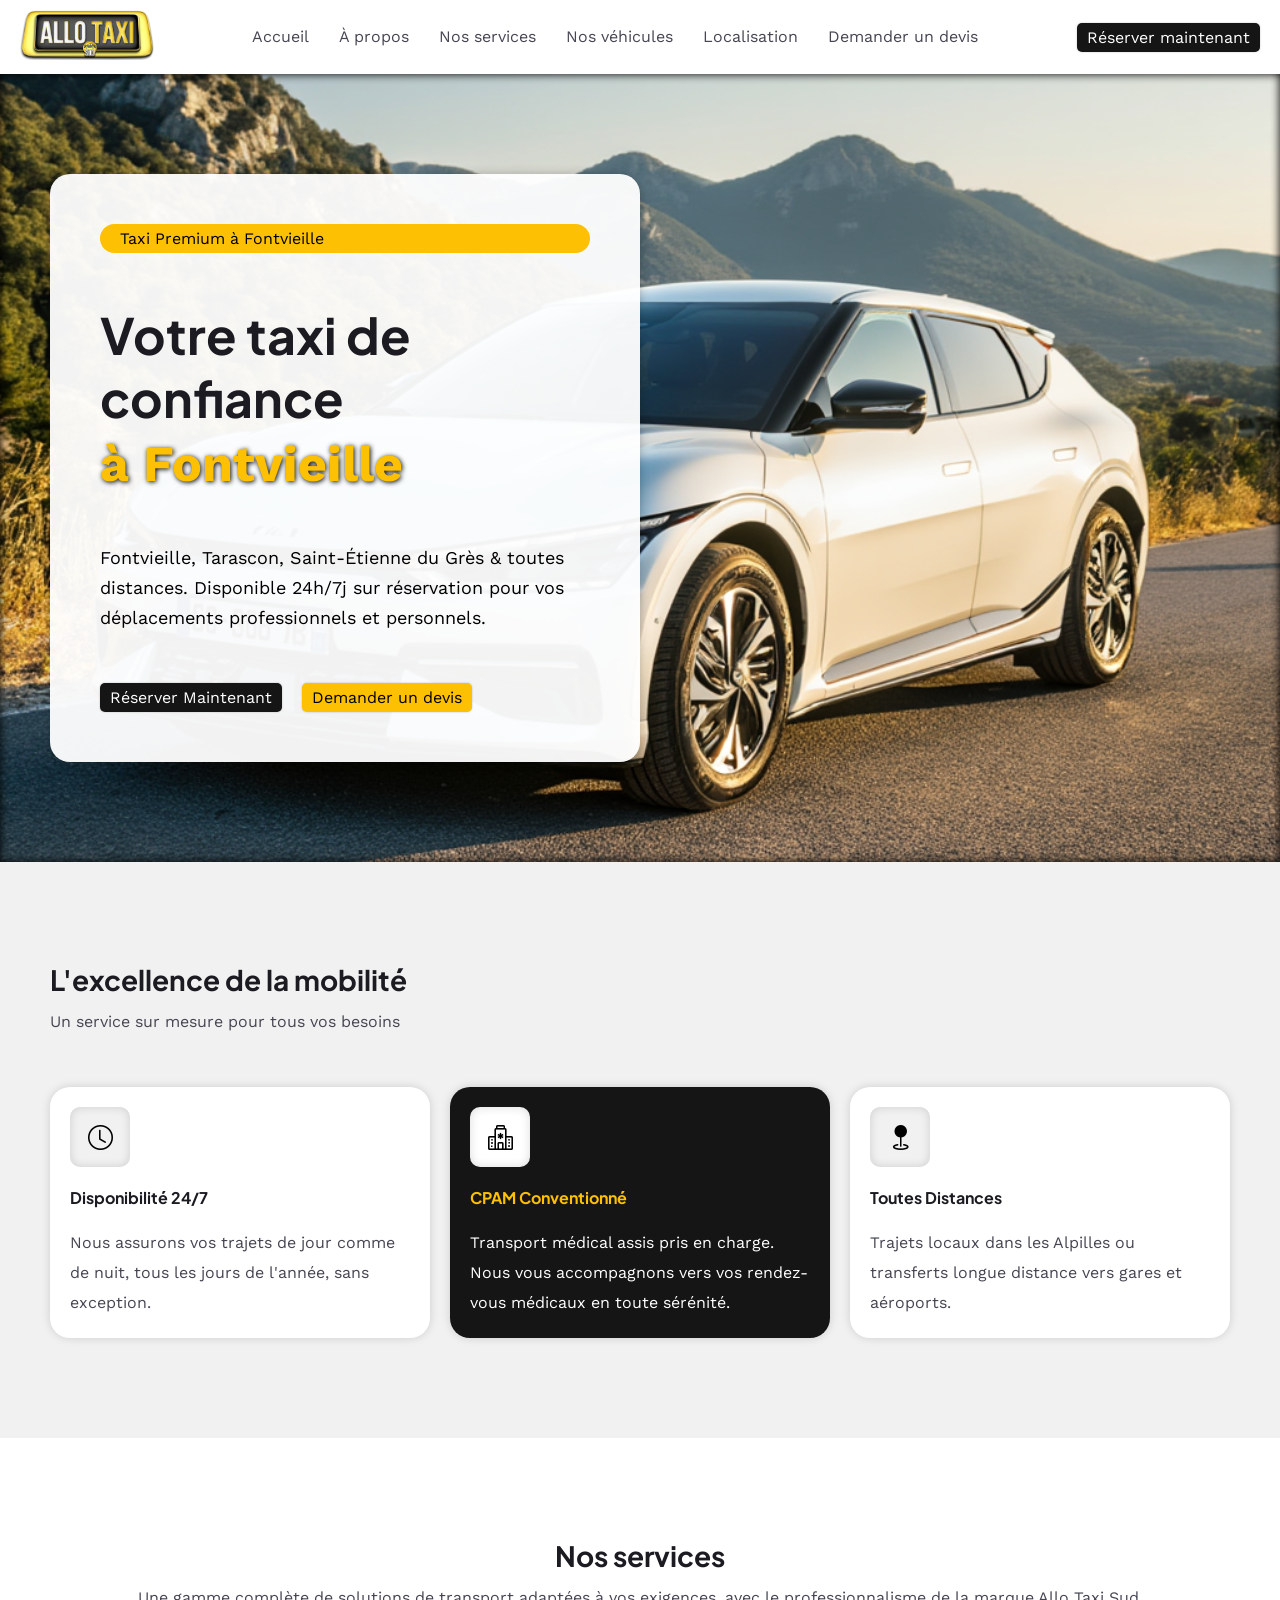
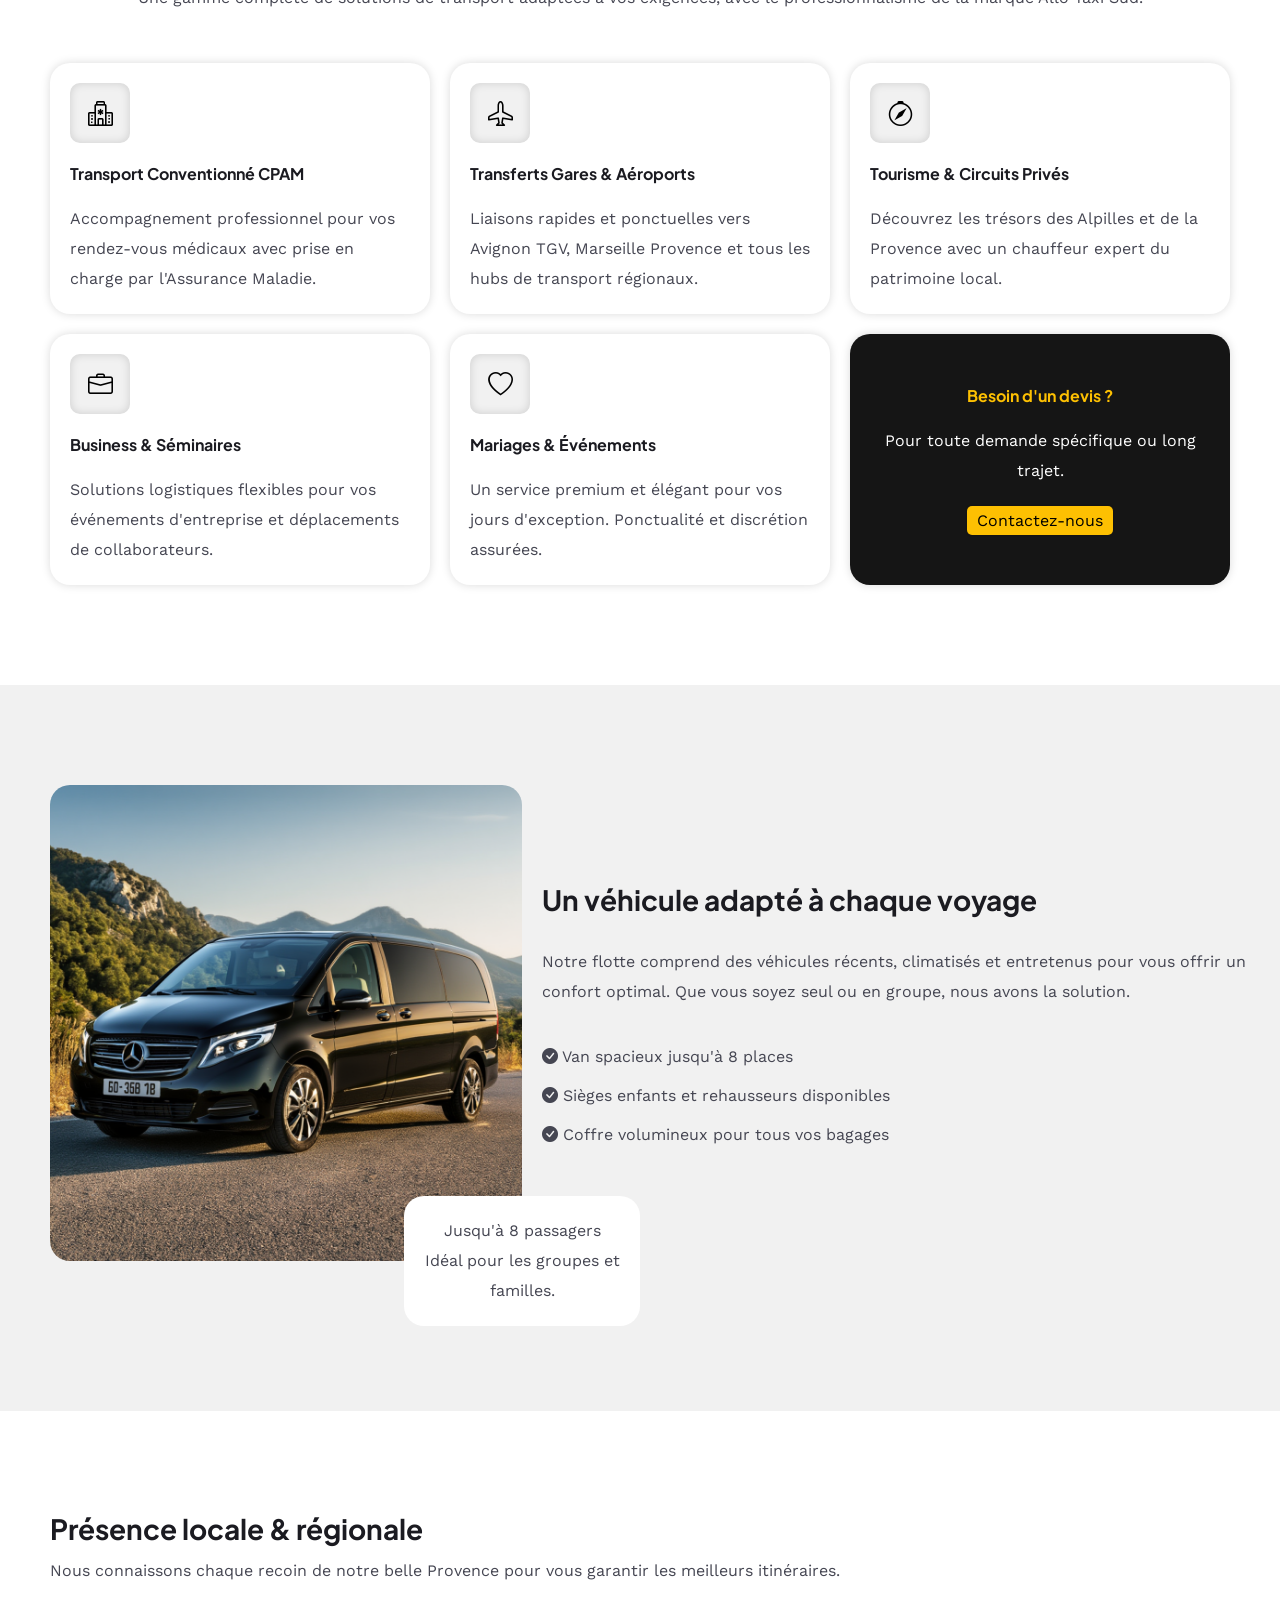
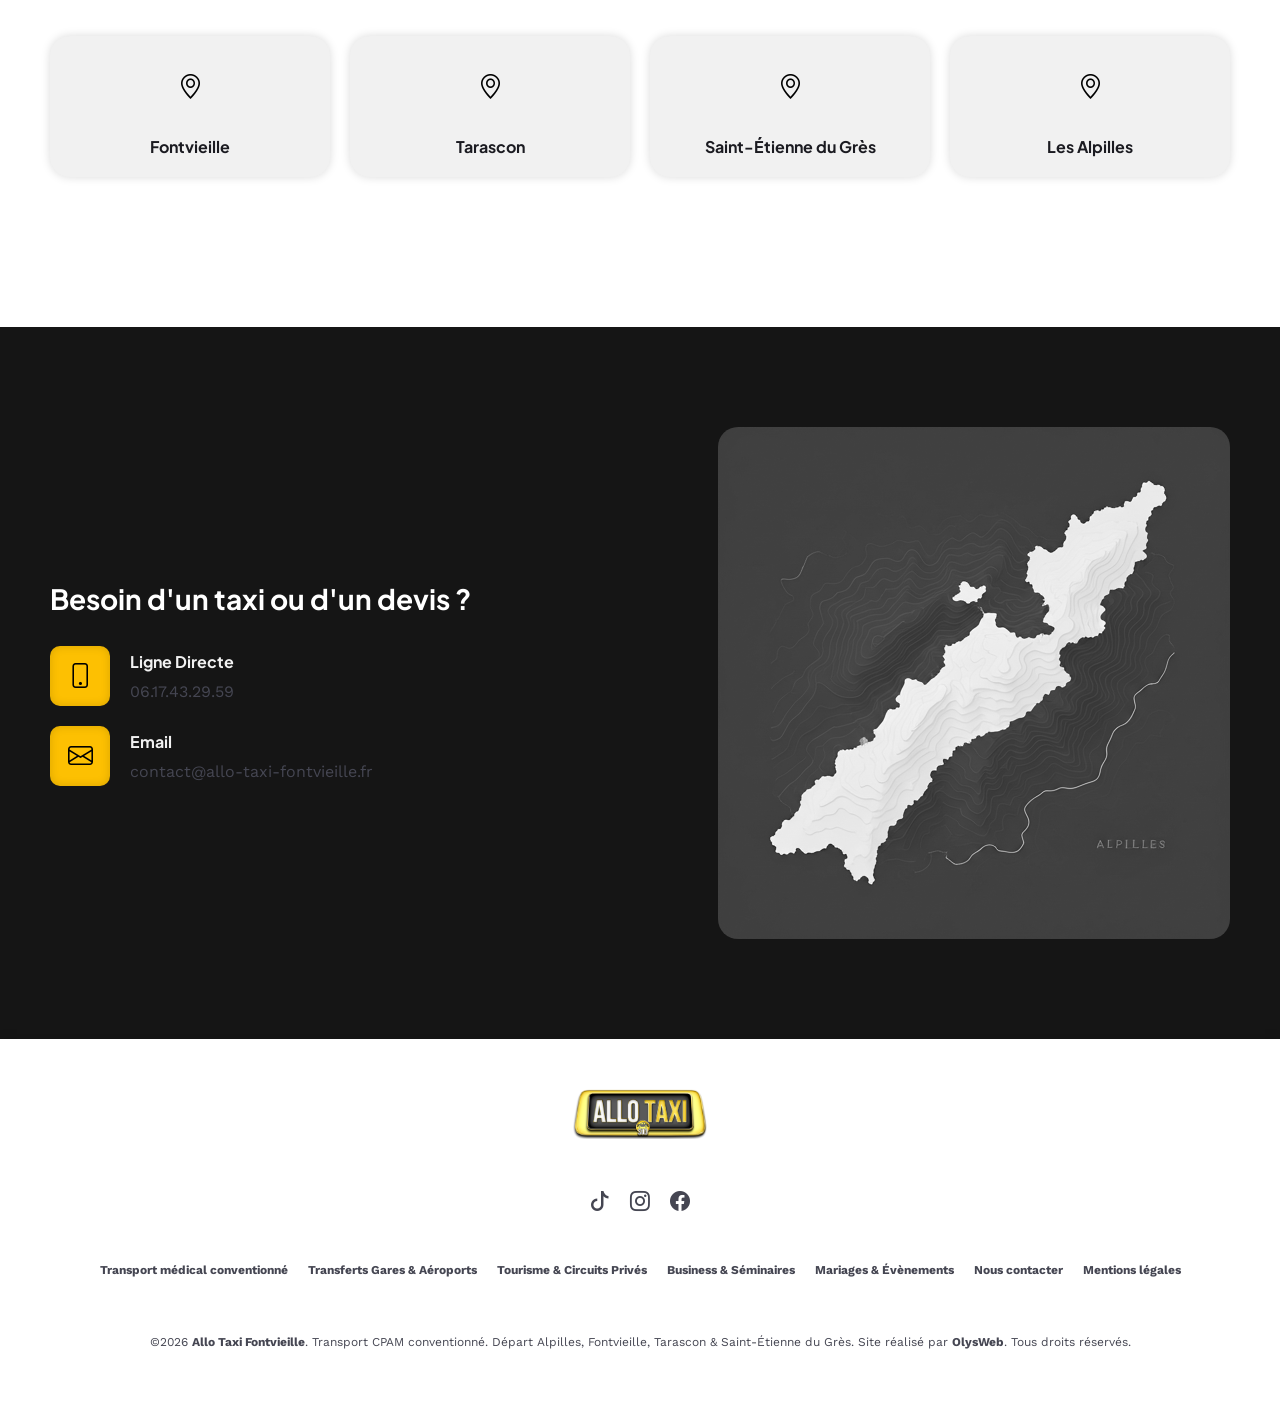
<file: allotaxifontvieille/index.html>
<!doctype html>

<html lang="fr">

  <head>
    <!-- Google tag (gtag.js) -->
    <script async src="https://www.googletagmanager.com/gtag/js?id=G-ZEL8FD8NRP"></script>
    <script>
      window.dataLayer = window.dataLayer || [];
      function gtag() {
        dataLayer.push(arguments);
      }
      gtag("js", new Date());

      gtag("config", "G-ZEL8FD8NRP");
    </script>
    <meta charset="UTF-8" />
    <meta name="viewport" content="width=device-width, initial-scale=1.0" />
    <title>Allo Taxi Fontvieille - Votre taxi de confiance à Fontvieille</title>

    <!-- ICONS -->
    <!-- Favicon classique -->
    <link rel="icon" href="./assets/images/icons/icon.ico" sizes="any" />

    <!-- PNG standards -->
    <link rel="icon" type="image/png" sizes="32x32" href="./assets/images/icons/icon-32.png" />
    <link rel="icon" type="image/png" sizes="16x16" href="./assets/images/icons/icon-16.png" />

    <!-- Pour iOS (Apple) -->
    <link rel="apple-touch-icon" sizes="180x180" href="./assets/images/icons/apple-touch-icon.png" />

    <!-- Android / Chrome -->
    <link rel="icon" type="image/png" sizes="192x192" href="./assets/images/icons/icon-192.png" />
    <link rel="icon" type="image/png" sizes="512x512" href="./assets/images/icons/icon-512.png" />

    <!-- Couleur de thème navigateur -->
    <meta name="theme-color" content="#151515" />

    <!-- SEO -->
    <!-- Open Graph -->
    <meta property="og:title" content="Allo Taxi Fontvieille - Votre taxi de confiance à Fontvieille" />
    <meta property="og:description"
      content="Allo Taxi Fontvieille - Transport privé et professionnel sur mesure, Transport médical (VSL), Transfert gare et aéroport, transport évènementiel - Disponible 24h/24 et 7j/7 sur réservation." />
    <meta property="og:image" content="https://allo-taxi-fontvieille.fr/site.png" />
    <meta property="og:url" content="https://allo-taxi-fontvieille.fr" />
    <meta property="og:type" content="website" />
    <meta property="og:site_name" content="Allo Taxi Fontvieille" />

    <!-- Twitter Cards -->
    <meta name="twitter:card" content="summary_large_image" />
    <meta name="twitter:title" content="Allo Taxi Fontvieille - Votre taxi de confiance à Fontvieille" />
    <meta name="twitter:description"
      content="Allo Taxi Fontvieille - Transport privé et professionnel sur mesure, Transport médical (VSL), Transfert gare et aéroport, transport évènementiel - Disponible 24h/24 et 7j/7 sur réservation." />
    <meta name="twitter:image" content="https://allo-taxi-fontvieille.fr/site.png" />

    <!-- STYLES -->
    <link rel="stylesheet" href="./assets/css/style.css" />

    <!-- FONTS -->
    <link
      href="https://fonts.googleapis.com/css2?family=Plus+Jakarta+Sans:wght@400;600;700;800&amp;family=Work+Sans:wght@300;400;500;600&amp;display=swap"
      rel="stylesheet" />
    <link
      href="https://fonts.googleapis.com/css2?family=Material+Symbols+Outlined:wght,FILL@100..700,0..1&amp;display=swap"
      rel="stylesheet" />

    <!-- BOOTSTRAP ICONS -->
    <link rel="stylesheet" href="https://cdn.jsdelivr.net/npm/bootstrap-icons@1.13.1/font/bootstrap-icons.min.css" />
  </head>

  <body>
    <header>
      <a href="/">
        <img src="./assets/images/logos/logo.png" class="logo" alt="Logo" />
      </a>

      <div class="icons-nav">
        <a href="tel:+33617432959" class="button">
          <i class="bi bi-phone"></i>
        </a>
        <i class="bi bi-list" id="openIcon"></i>
        <i class="bi bi-x-circle" id="closeIcon"></i>
      </div>

      <nav>
        <a href="/" aria-label="Accueil">Accueil</a>
        <a href="#a-propos" aria-label="À propos">À propos</a>
        <a href="#nos-services" aria-label="Nos services">Nos services</a>
        <a href="#nos-vehicules" aria-label="Nos véhicules">Nos véhicules</a>
        <a href="#localisation" aria-label="Localisation">Localisation</a>
        <a href="#demander-un-devis" aria-label="Demander un devis">Demander un devis</a>
      </nav>

      <a href="tel:+33617432959" class="button" aria-label="Réserver maintenant">
        Réserver maintenant
      </a>
    </header>
    <main>
      <section id="hero">
        <div class="container">
          <span>Taxi Premium à Fontvieille</span>
          <h1>Votre taxi de confiance <br /><span>à Fontvieille</span></h1>
          <p>
            Fontvieille, Tarascon, Saint-Étienne du Grès &amp; toutes distances.
            Disponible 24h/7j sur réservation pour vos déplacements
            professionnels et personnels.
          </p>
          <div>
            <a href="tel:+33617432959" class="button" aria-label="Réserver maintenant">
              Réserver Maintenant
            </a>
            <a href="mailto:contact@allo-taxi-fontvieille.fr" class="button2" aria-label="Demander un devis">
              Demander un devis
            </a>
          </div>
        </div>
      </section>

      <section id="a-propos">
        <div class="container">
          <div class="title-section">
            <h2>L'excellence de la mobilité</h2>
            <p>Un service sur mesure pour tous vos besoins</p>
          </div>
          <div class="grid-container">
            <div class="grid-item">
              <i class="bi bi-clock"></i>

              <h3>Disponibilité 24/7</h3>
              <p>
                Nous assurons vos trajets de jour comme de nuit, tous les jours
                de l'année, sans exception.
              </p>
            </div>
            <div class="grid-item super-item">
              <i class="bi bi-hospital"></i>
              <h3>CPAM Conventionné</h3>
              <p>
                Transport médical assis pris en charge. Nous vous accompagnons
                vers vos rendez-vous médicaux en toute sérénité.
              </p>
            </div>
            <div class="grid-item">
              <i class="bi bi-geo-fill"></i>
              <h3>Toutes Distances</h3>
              <p>
                Trajets locaux dans les Alpilles ou transferts longue distance
                vers gares et aéroports.
              </p>
            </div>
          </div>
        </div>
      </section>

      <section id="nos-services">
        <div class="container">
          <div class="title-section">
            <h2>Nos services</h2>
            <p>
              Une gamme complète de solutions de transport adaptées à vos
              exigences, avec le professionnalisme de la marque Allo Taxi Sud.
            </p>
          </div>

          <div class="grid-container">
            <div class="grid-item">
              <i class="bi bi-hospital"></i>
              <h3>Transport Conventionné CPAM</h3>
              <p>
                Accompagnement professionnel pour vos rendez-vous médicaux avec
                prise en charge par l'Assurance Maladie.
              </p>
            </div>

            <div class="grid-item">
              <i class="bi bi-airplane"></i>
              <h3>Transferts Gares &amp; Aéroports</h3>
              <p>
                Liaisons rapides et ponctuelles vers Avignon TGV, Marseille
                Provence et tous les hubs de transport régionaux.
              </p>
            </div>

            <div class="grid-item">
              <i class="bi bi-compass"></i>
              <h3>Tourisme &amp; Circuits Privés</h3>
              <p>
                Découvrez les trésors des Alpilles et de la Provence avec un
                chauffeur expert du patrimoine local.
              </p>
            </div>

            <div class="grid-item">
              <i class="bi bi-briefcase"></i>
              <h3>Business &amp; Séminaires</h3>
              <p class="text-on-surface-variant leading-relaxed mb-6">
                Solutions logistiques flexibles pour vos événements d'entreprise
                et déplacements de collaborateurs.
              </p>
            </div>

            <div class="grid-item">
              <i class="bi bi-heart"></i>
              <h3>Mariages &amp; Événements</h3>
              <p>
                Un service premium et élégant pour vos jours d'exception.
                Ponctualité et discrétion assurées.
              </p>
            </div>

            <div id="call-to-action" class="grid-item">
              <h3>Besoin d'un devis ?</h3>
              <p>Pour toute demande spécifique ou long trajet.</p>
              <a href="mailto:contact@allo-taxi-fontvieille.fr" class="button2" aria-label="Contactez-nous">
                Contactez-nous
              </a>
            </div>
          </div>
        </div>
      </section>

      <section id="nos-vehicules">
        <div class="container">
          <div class="grid-container">
            <div class="img-container">
              <img src="./assets/images/vehicule-grande-capacite.webp" alt="Mercedes Vito" />
              <div class="label">
                <p class="text-primary font-bold text-lg leading-tight">
                  Jusqu'à 8 passagers
                </p>
                <p class="text-on-surface-variant text-sm mt-1">
                  Idéal pour les groupes et familles.
                </p>
              </div>
            </div>
            <div class="text-container">
              <h2>Un véhicule adapté à chaque voyage</h2>
              <p>
                Notre flotte comprend des véhicules récents, climatisés et
                entretenus pour vous offrir un confort optimal. Que vous soyez
                seul ou en groupe, nous avons la solution.
              </p>
              <ul>
                <li>
                  <i class="bi bi-check-circle-fill"></i>
                  Van spacieux jusqu'à 8 places
                </li>
                <li>
                  <i class="bi bi-check-circle-fill"></i>
                  Sièges enfants et rehausseurs disponibles
                </li>
                <li>
                  <i class="bi bi-check-circle-fill"></i>
                  Coffre volumineux pour tous vos bagages
                </li>
              </ul>
            </div>
          </div>
        </div>
      </section>

      <section id="localisation">
        <div class="container">
          <div class="title-section">
            <h2>Présence locale &amp; régionale</h2>
            <p>
              Nous connaissons chaque recoin de notre belle Provence pour vous
              garantir les meilleurs itinéraires.
            </p>
          </div>
          <div class="grid-container">
            <div class="grid-item">
              <i class="bi bi-geo-alt"></i>
              <h4>Fontvieille</h4>
            </div>
            <div class="grid-item">
              <i class="bi bi-geo-alt"></i>
              <h4 class="font-bold text-primary text-lg">Tarascon</h4>
            </div>
            <div class="grid-item">
              <i class="bi bi-geo-alt"></i>
              <h4>Saint-Étienne du Grès</h4>
            </div>
            <div class="grid-item">
              <i class="bi bi-geo-alt"></i>
              <h4>Les Alpilles</h4>
            </div>
          </div>
        </div>
      </section>

      <section id="demander-un-devis">
        <div class="container">
          <div class="grid-container">
            <div class="items-container">
              <h2>Besoin d'un taxi ou d'un devis ?</h2>

              <div class="item">
                <i class="bi bi-phone"></i>
                <div>
                  <h3>Ligne Directe</h3>
                  <a href="tel:+33617432959" aria-label="Téléphone:06.17.43.29.59">06.17.43.29.59</a>
                </div>
              </div>

              <div class="item">
                <i class="bi bi-envelope"></i>
                <div>
                  <h3>Email</h3>
                  <a href="mailto:contact@allo-taxi-fontvieille.fr"
                    aria-label="Email:contact@allo-taxi-fontvieille.fr">contact@allo-taxi-fontvieille.fr</a>
                </div>
              </div>
            </div>

            <img src="./assets/images/alpilles.webp" alt="Vue des Alpilles" />
          </div>
        </div>
      </section>
    </main>

    <footer>
      <img src="./assets/images/logos/logo.png" alt="Logo" class="logo" />
      <div class="social-links">
        <a href="https://tiktok.com/@allotaxisud" target="_blank" aria-label="Lien TikTok">
          <i class="bi bi-tiktok"></i>
        </a>
        <a href="https://instagram.com/allotaxisud" target="_blank" aria-label="Lien Instagram">
          <i class="bi bi-instagram"></i>
        </a>
        <a href="https://facebook.com/allotaxisudalpilles" target="_blank" aria-label="Lien Facebook">
          <i class="bi bi-facebook"></i>
        </a>
      </div>
      <div class="links-footer">
        <a href="./#nos-services" aria-label="Transport médical conventionné">
          Transport médical conventionné
        </a>
        <a href="./#nos-services" aria-label="Transferts Gares & Aéroports">
          Transferts Gares & Aéroports
        </a>
        <a href="./#nos-services" aria-label="Tourisme & Circuits Privés">
          Tourisme & Circuits Privés
        </a>
        <a href="./#nos-services" aria-label="Business & Séminaires">Business & Séminaires</a>
        <a href="./#nos-services" aria-label="Mariages & Évènements">Mariages & Évènements</a>
        <a href="./#demander-un-devis" aria-label="Nous contacter">Nous contacter</a>
        <a href="./mentions-legales.html" aria-label="Mentions légales">Mentions légales</a>
      </div>

      <p class="copyright">
        ©2026 <a href="/">Allo Taxi Fontvieille</a>. Transport CPAM
        conventionné. Départ Alpilles, Fontvieille, Tarascon &amp; Saint-Étienne
        du Grès. Site réalisé par
        <a href="https://olysweb.com" aria-label="OlysWeb" target="_blank">OlysWeb</a>. Tous droits réservés.
      </p>
    </footer>

    <script src="./assets/js/index.js"></script>
  </body>

</html>
</file>
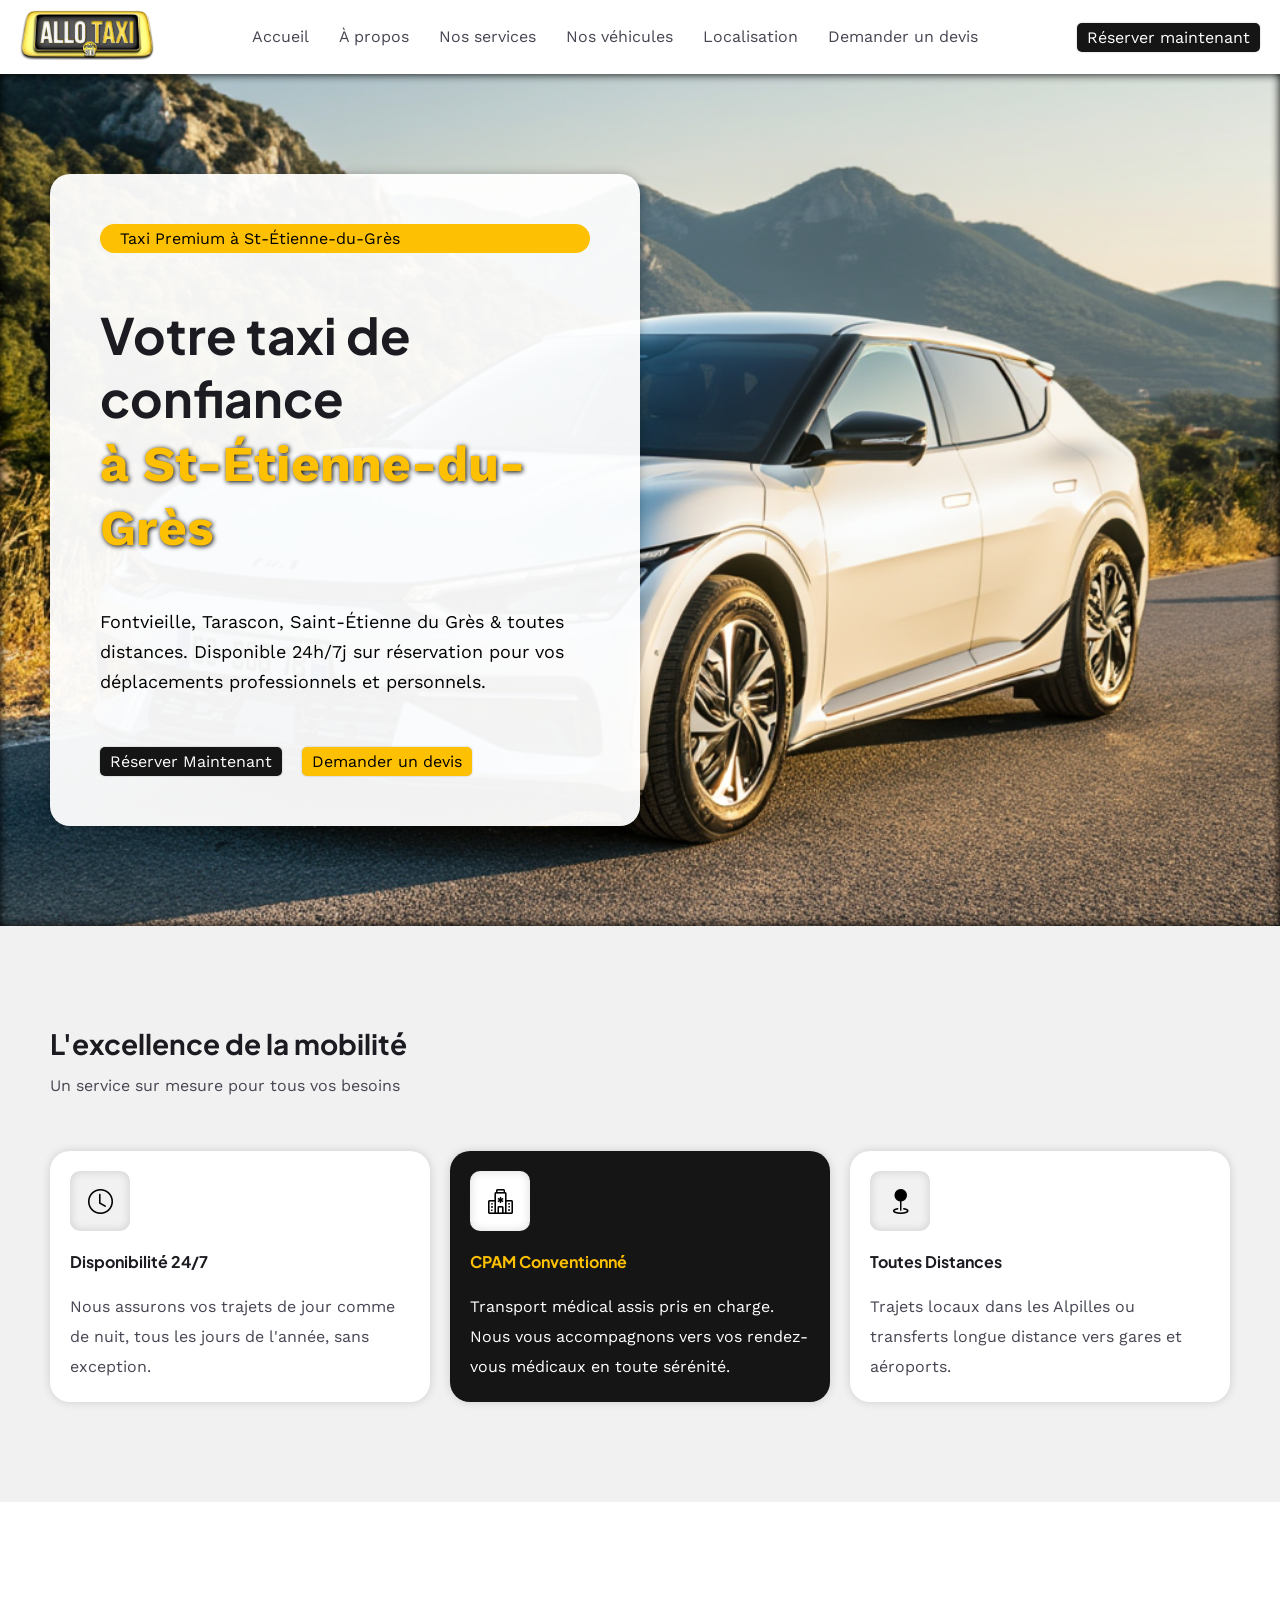
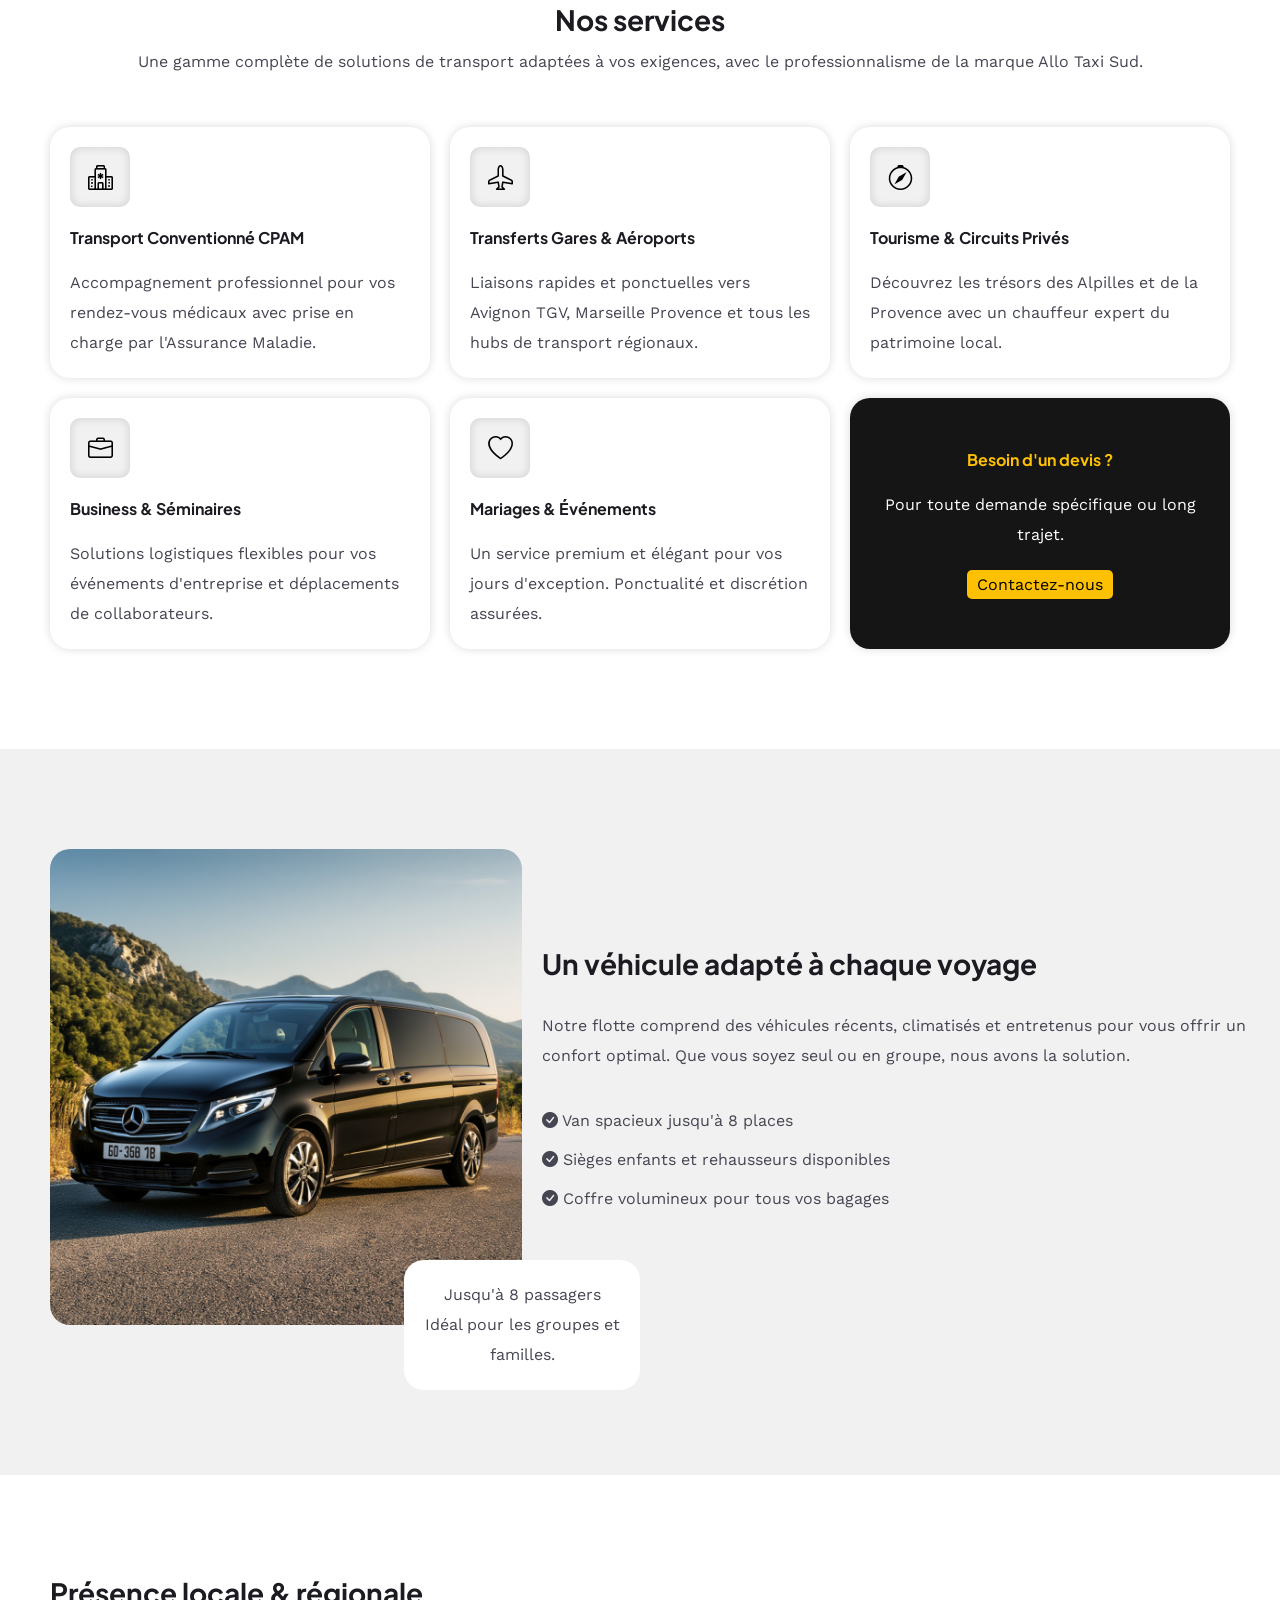
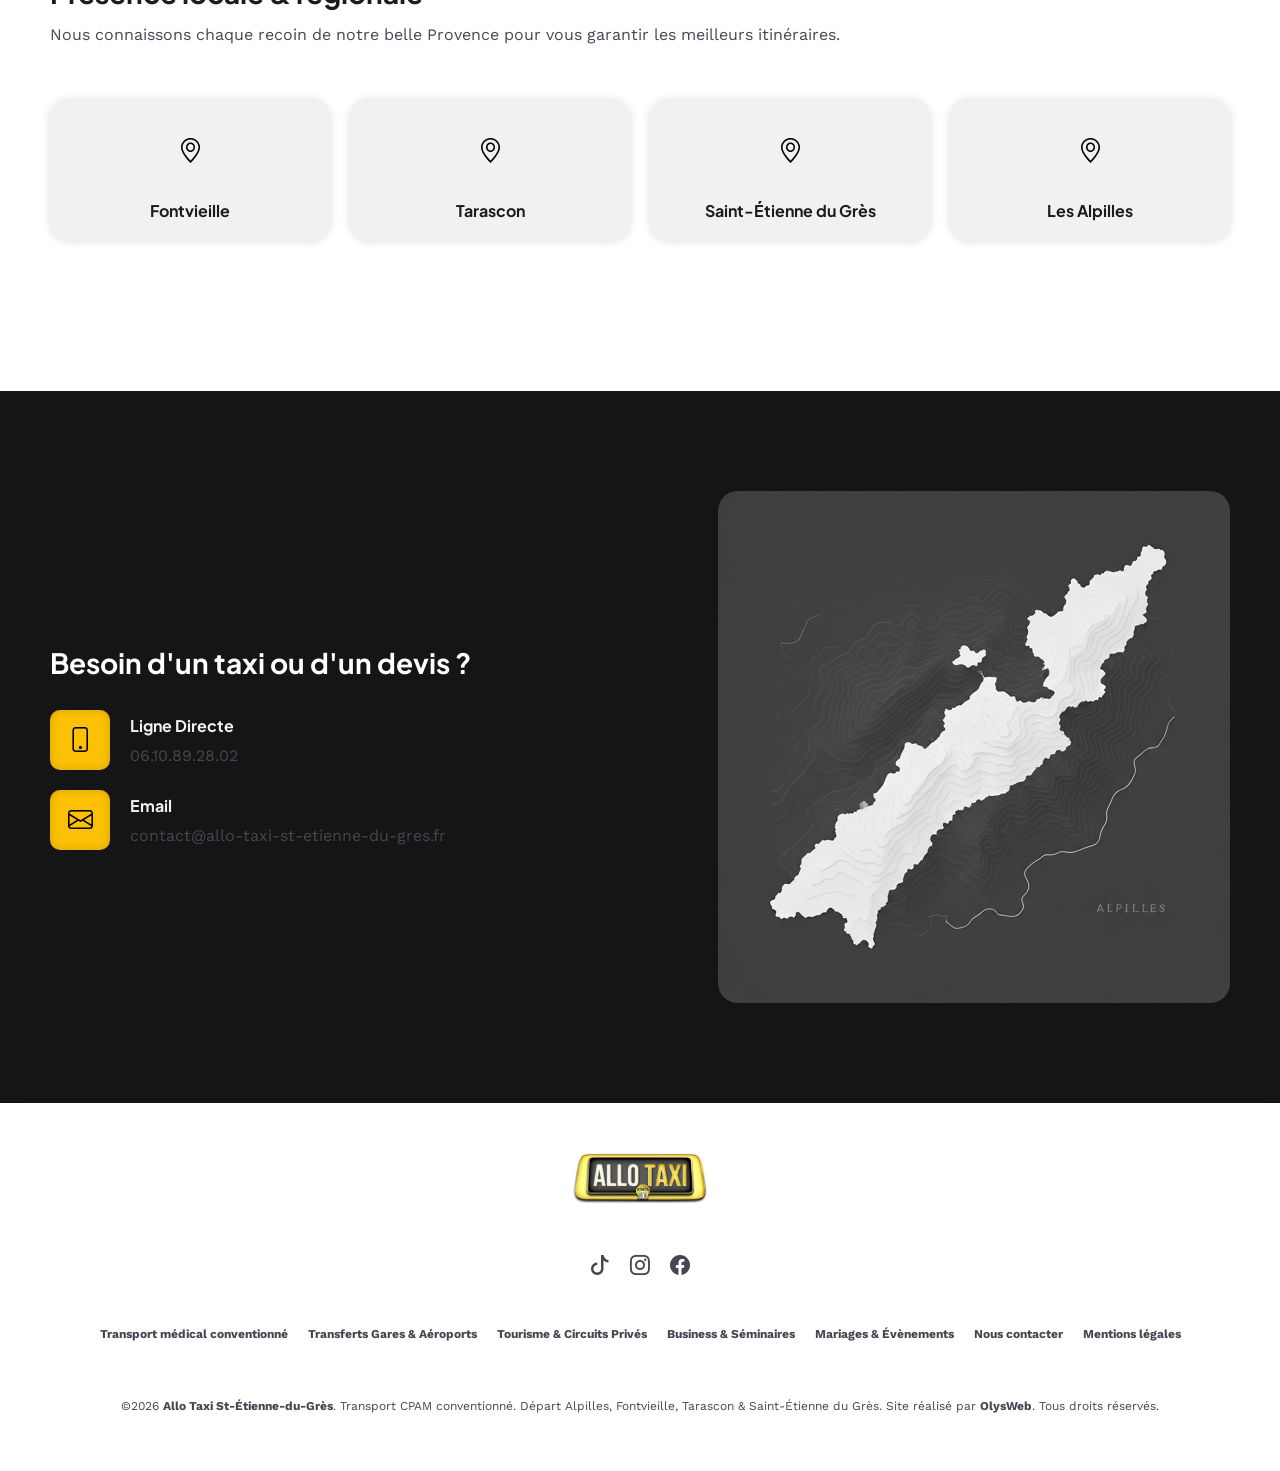
<file: allotaxistetiennedugres/index.html>
<!doctype html>

<html lang="fr">

  <head>
    <!-- Google tag (gtag.js) -->
    <script async src="https://www.googletagmanager.com/gtag/js?id=G-H2Y6EC61Y9"></script>
    <script>
      window.dataLayer = window.dataLayer || [];
      function gtag() {
        dataLayer.push(arguments);
      }
      gtag("js", new Date());

      gtag("config", "G-H2Y6EC61Y9");
    </script>
    <meta charset="UTF-8" />
    <meta name="viewport" content="width=device-width, initial-scale=1.0" />
    <title>
      Allo Taxi St-Étienne-du-Grès - Votre taxi de confiance à
      St-Étienne-du-Grès
    </title>

    <!-- ICONS -->
    <!-- Favicon classique -->
    <link rel="icon" href="./assets/images/icons/icon.ico" sizes="any" />

    <!-- PNG standards -->
    <link rel="icon" type="image/png" sizes="32x32" href="./assets/images/icons/icon-32.png" />
    <link rel="icon" type="image/png" sizes="16x16" href="./assets/images/icons/icon-16.png" />

    <!-- Pour iOS (Apple) -->
    <link rel="apple-touch-icon" sizes="180x180" href="./assets/images/icons/apple-touch-icon.png" />

    <!-- Android / Chrome -->
    <link rel="icon" type="image/png" sizes="192x192" href="./assets/images/icons/icon-192.png" />
    <link rel="icon" type="image/png" sizes="512x512" href="./assets/images/icons/icon-512.png" />

    <!-- Couleur de thème navigateur -->
    <meta name="theme-color" content="#151515" />

    <!-- SEO -->
    <!-- Open Graph -->
    <meta property="og:title" content="Allo Taxi St-Étienne-du-Grès - Votre taxi de confiance à St-Étienne-du-Grès" />
    <meta property="og:description"
      content="Allo Taxi St-Étienne-du-Grès - Transport privé et professionnel sur mesure, Transport médical (VSL), Transfert gare et aéroport, transport évènementiel - Disponible 24h/24 et 7j/7 sur réservation." />
    <meta property="og:image" content="https://allo-taxi-st-etienne-du-gres.fr/site.png" />
    <meta property="og:url" content="https://allo-taxi-st-etienne-du-gres.fr" />
    <meta property="og:type" content="website" />
    <meta property="og:site_name" content="Allo Taxi St-Étienne-du-Grès" />

    <!-- Twitter Cards -->
    <meta name="twitter:card" content="summary_large_image" />
    <meta name="twitter:title" content="Allo Taxi St-Étienne-du-Grès - Votre taxi de confiance à St-Étienne-du-Grès" />
    <meta name="twitter:description"
      content="Allo Taxi St-Étienne-du-Grès - Transport privé et professionnel sur mesure, Transport médical (VSL), Transfert gare et aéroport, transport évènementiel - Disponible 24h/24 et 7j/7 sur réservation." />
    <meta name="twitter:image" content="https://allo-taxi-st-etienne-du-gres.fr/site.png" />

    <!-- STYLES -->
    <link rel="stylesheet" href="./assets/css/style.css" />

    <!-- FONTS -->
    <link
      href="https://fonts.googleapis.com/css2?family=Plus+Jakarta+Sans:wght@400;600;700;800&amp;family=Work+Sans:wght@300;400;500;600&amp;display=swap"
      rel="stylesheet" />
    <link
      href="https://fonts.googleapis.com/css2?family=Material+Symbols+Outlined:wght,FILL@100..700,0..1&amp;display=swap"
      rel="stylesheet" />

    <!-- BOOTSTRAP ICONS -->
    <link rel="stylesheet" href="https://cdn.jsdelivr.net/npm/bootstrap-icons@1.13.1/font/bootstrap-icons.min.css" />
  </head>

  <body>
    <header>
      <a href="/">
        <img src="./assets/images/logos/logo.png" class="logo" alt="Logo" />
      </a>

      <div class="icons-nav">
        <a href="tel:+33610892802" class="button">
          <i class="bi bi-phone"></i>
        </a>
        <i class="bi bi-list" id="openIcon"></i>
        <i class="bi bi-x-circle" id="closeIcon"></i>
      </div>

      <nav>
        <a href="/" aria-label="Accueil">Accueil</a>
        <a href="#a-propos" aria-label="À propos">À propos</a>
        <a href="#nos-services" aria-label="Nos services">Nos services</a>
        <a href="#nos-vehicules" aria-label="Nos véhicules">Nos véhicules</a>
        <a href="#localisation" aria-label="Localisation">Localisation</a>
        <a href="#demander-un-devis" aria-label="Demander un devis">Demander un devis</a>
      </nav>

      <a href="tel:+33610892802" class="button" aria-label="Réserver maintenant">
        Réserver maintenant
      </a>
    </header>
    <main>
      <section id="hero">
        <div class="container">
          <span>Taxi Premium à St-Étienne-du-Grès</span>
          <h1>
            Votre taxi de confiance <br /><span>à St-Étienne-du-Grès</span>
          </h1>
          <p>
            Fontvieille, Tarascon, Saint-Étienne du Grès &amp; toutes distances.
            Disponible 24h/7j sur réservation pour vos déplacements
            professionnels et personnels.
          </p>
          <div>
            <a href="tel:+33610892802" class="button" aria-label="Réserver maintenant">
              Réserver Maintenant
            </a>
            <a href="mailto:contact@allo-taxi-st-etienne-du-gres.fr" class="button2" aria-label="Demander un devis">
              Demander un devis
            </a>
          </div>
        </div>
      </section>

      <section id="a-propos">
        <div class="container">
          <div class="title-section">
            <h2>L'excellence de la mobilité</h2>
            <p>Un service sur mesure pour tous vos besoins</p>
          </div>
          <div class="grid-container">
            <div class="grid-item">
              <i class="bi bi-clock"></i>

              <h3>Disponibilité 24/7</h3>
              <p>
                Nous assurons vos trajets de jour comme de nuit, tous les jours
                de l'année, sans exception.
              </p>
            </div>
            <div class="grid-item super-item">
              <i class="bi bi-hospital"></i>
              <h3>CPAM Conventionné</h3>
              <p>
                Transport médical assis pris en charge. Nous vous accompagnons
                vers vos rendez-vous médicaux en toute sérénité.
              </p>
            </div>
            <div class="grid-item">
              <i class="bi bi-geo-fill"></i>
              <h3>Toutes Distances</h3>
              <p>
                Trajets locaux dans les Alpilles ou transferts longue distance
                vers gares et aéroports.
              </p>
            </div>
          </div>
        </div>
      </section>

      <section id="nos-services">
        <div class="container">
          <div class="title-section">
            <h2>Nos services</h2>
            <p>
              Une gamme complète de solutions de transport adaptées à vos
              exigences, avec le professionnalisme de la marque Allo Taxi Sud.
            </p>
          </div>

          <div class="grid-container">
            <div class="grid-item">
              <i class="bi bi-hospital"></i>
              <h3>Transport Conventionné CPAM</h3>
              <p>
                Accompagnement professionnel pour vos rendez-vous médicaux avec
                prise en charge par l'Assurance Maladie.
              </p>
            </div>

            <div class="grid-item">
              <i class="bi bi-airplane"></i>
              <h3>Transferts Gares &amp; Aéroports</h3>
              <p>
                Liaisons rapides et ponctuelles vers Avignon TGV, Marseille
                Provence et tous les hubs de transport régionaux.
              </p>
            </div>

            <div class="grid-item">
              <i class="bi bi-compass"></i>
              <h3>Tourisme &amp; Circuits Privés</h3>
              <p>
                Découvrez les trésors des Alpilles et de la Provence avec un
                chauffeur expert du patrimoine local.
              </p>
            </div>

            <div class="grid-item">
              <i class="bi bi-briefcase"></i>
              <h3>Business &amp; Séminaires</h3>
              <p class="text-on-surface-variant leading-relaxed mb-6">
                Solutions logistiques flexibles pour vos événements d'entreprise
                et déplacements de collaborateurs.
              </p>
            </div>

            <div class="grid-item">
              <i class="bi bi-heart"></i>
              <h3>Mariages &amp; Événements</h3>
              <p>
                Un service premium et élégant pour vos jours d'exception.
                Ponctualité et discrétion assurées.
              </p>
            </div>

            <div id="call-to-action" class="grid-item">
              <h3>Besoin d'un devis ?</h3>
              <p>Pour toute demande spécifique ou long trajet.</p>
              <a href="mailto:contact@allo-taxi-st-etienne-du-gres.fr" class="button2" aria-label="Contactez-nous">
                Contactez-nous
              </a>
            </div>
          </div>
        </div>
      </section>

      <section id="nos-vehicules">
        <div class="container">
          <div class="grid-container">
            <div class="img-container">
              <img src="./assets/images/vehicule-grande-capacite.webp" alt="Mercedes Vito" />
              <div class="label">
                <p class="text-primary font-bold text-lg leading-tight">
                  Jusqu'à 8 passagers
                </p>
                <p class="text-on-surface-variant text-sm mt-1">
                  Idéal pour les groupes et familles.
                </p>
              </div>
            </div>
            <div class="text-container">
              <h2>Un véhicule adapté à chaque voyage</h2>
              <p>
                Notre flotte comprend des véhicules récents, climatisés et
                entretenus pour vous offrir un confort optimal. Que vous soyez
                seul ou en groupe, nous avons la solution.
              </p>
              <ul>
                <li>
                  <i class="bi bi-check-circle-fill"></i>
                  Van spacieux jusqu'à 8 places
                </li>
                <li>
                  <i class="bi bi-check-circle-fill"></i>
                  Sièges enfants et rehausseurs disponibles
                </li>
                <li>
                  <i class="bi bi-check-circle-fill"></i>
                  Coffre volumineux pour tous vos bagages
                </li>
              </ul>
            </div>
          </div>
        </div>
      </section>

      <section id="localisation">
        <div class="container">
          <div class="title-section">
            <h2>Présence locale &amp; régionale</h2>
            <p>
              Nous connaissons chaque recoin de notre belle Provence pour vous
              garantir les meilleurs itinéraires.
            </p>
          </div>
          <div class="grid-container">
            <div class="grid-item">
              <i class="bi bi-geo-alt"></i>
              <h4>Fontvieille</h4>
            </div>
            <div class="grid-item">
              <i class="bi bi-geo-alt"></i>
              <h4 class="font-bold text-primary text-lg">Tarascon</h4>
            </div>
            <div class="grid-item">
              <i class="bi bi-geo-alt"></i>
              <h4>Saint-Étienne du Grès</h4>
            </div>
            <div class="grid-item">
              <i class="bi bi-geo-alt"></i>
              <h4>Les Alpilles</h4>
            </div>
          </div>
        </div>
      </section>

      <section id="demander-un-devis">
        <div class="container">
          <div class="grid-container">
            <div class="items-container">
              <h2>Besoin d'un taxi ou d'un devis ?</h2>

              <div class="item">
                <i class="bi bi-phone"></i>
                <div>
                  <h3>Ligne Directe</h3>
                  <a href="tel:+33610892802" aria-label="Téléphone:06.10.89.28.02">06.10.89.28.02</a>
                </div>
              </div>

              <div class="item">
                <i class="bi bi-envelope"></i>
                <div>
                  <h3>Email</h3>
                  <a href="mailto:contact@allo-taxi-st-etienne-du-gres.fr"
                    aria-label="Email:contact@allo-taxi-st-etienne-du-gres.fr">contact@allo-taxi-st-etienne-du-gres.fr</a>
                </div>
              </div>
            </div>

            <img src="./assets/images/alpilles.webp" alt="Vue des Alpilles" />
          </div>
        </div>
      </section>
    </main>

    <footer>
      <img src="./assets/images/logos/logo.png" alt="Logo" class="logo" />
      <div class="social-links">
        <a href="https://tiktok.com/@allotaxisud" target="_blank" aria-label="Lien TikTok">
          <i class="bi bi-tiktok"></i>
        </a>
        <a href="https://instagram.com/allotaxisud" target="_blank" aria-label="Lien Instagram">
          <i class="bi bi-instagram"></i>
        </a>
        <a href="https://facebook.com/allotaxisudalpilles" target="_blank" aria-label="Lien Facebook">
          <i class="bi bi-facebook"></i>
        </a>
      </div>
      <div class="links-footer">
        <a href="./#nos-services" aria-label="Transport médical conventionné">
          Transport médical conventionné
        </a>
        <a href="./#nos-services" aria-label="Transferts Gares & Aéroports">
          Transferts Gares & Aéroports
        </a>
        <a href="./#nos-services" aria-label="Tourisme & Circuits Privés">
          Tourisme & Circuits Privés
        </a>
        <a href="./#nos-services" aria-label="Business & Séminaires">Business & Séminaires</a>
        <a href="./#nos-services" aria-label="Mariages & Évènements">Mariages & Évènements</a>
        <a href="./#demander-un-devis" aria-label="Nous contacter">Nous contacter</a>
        <a href="./mentions-legales.html" aria-label="Mentions légales">Mentions légales</a>
      </div>

      <p class="copyright">
        ©2026 <a href="/">Allo Taxi St-Étienne-du-Grès</a>. Transport CPAM
        conventionné. Départ Alpilles, Fontvieille, Tarascon &amp; Saint-Étienne
        du Grès. Site réalisé par
        <a href="https://olysweb.com" aria-label="OlysWeb" target="_blank">OlysWeb</a>. Tous droits réservés.
      </p>
    </footer>

    <script src="./assets/js/index.js"></script>
  </body>

</html>
</file>
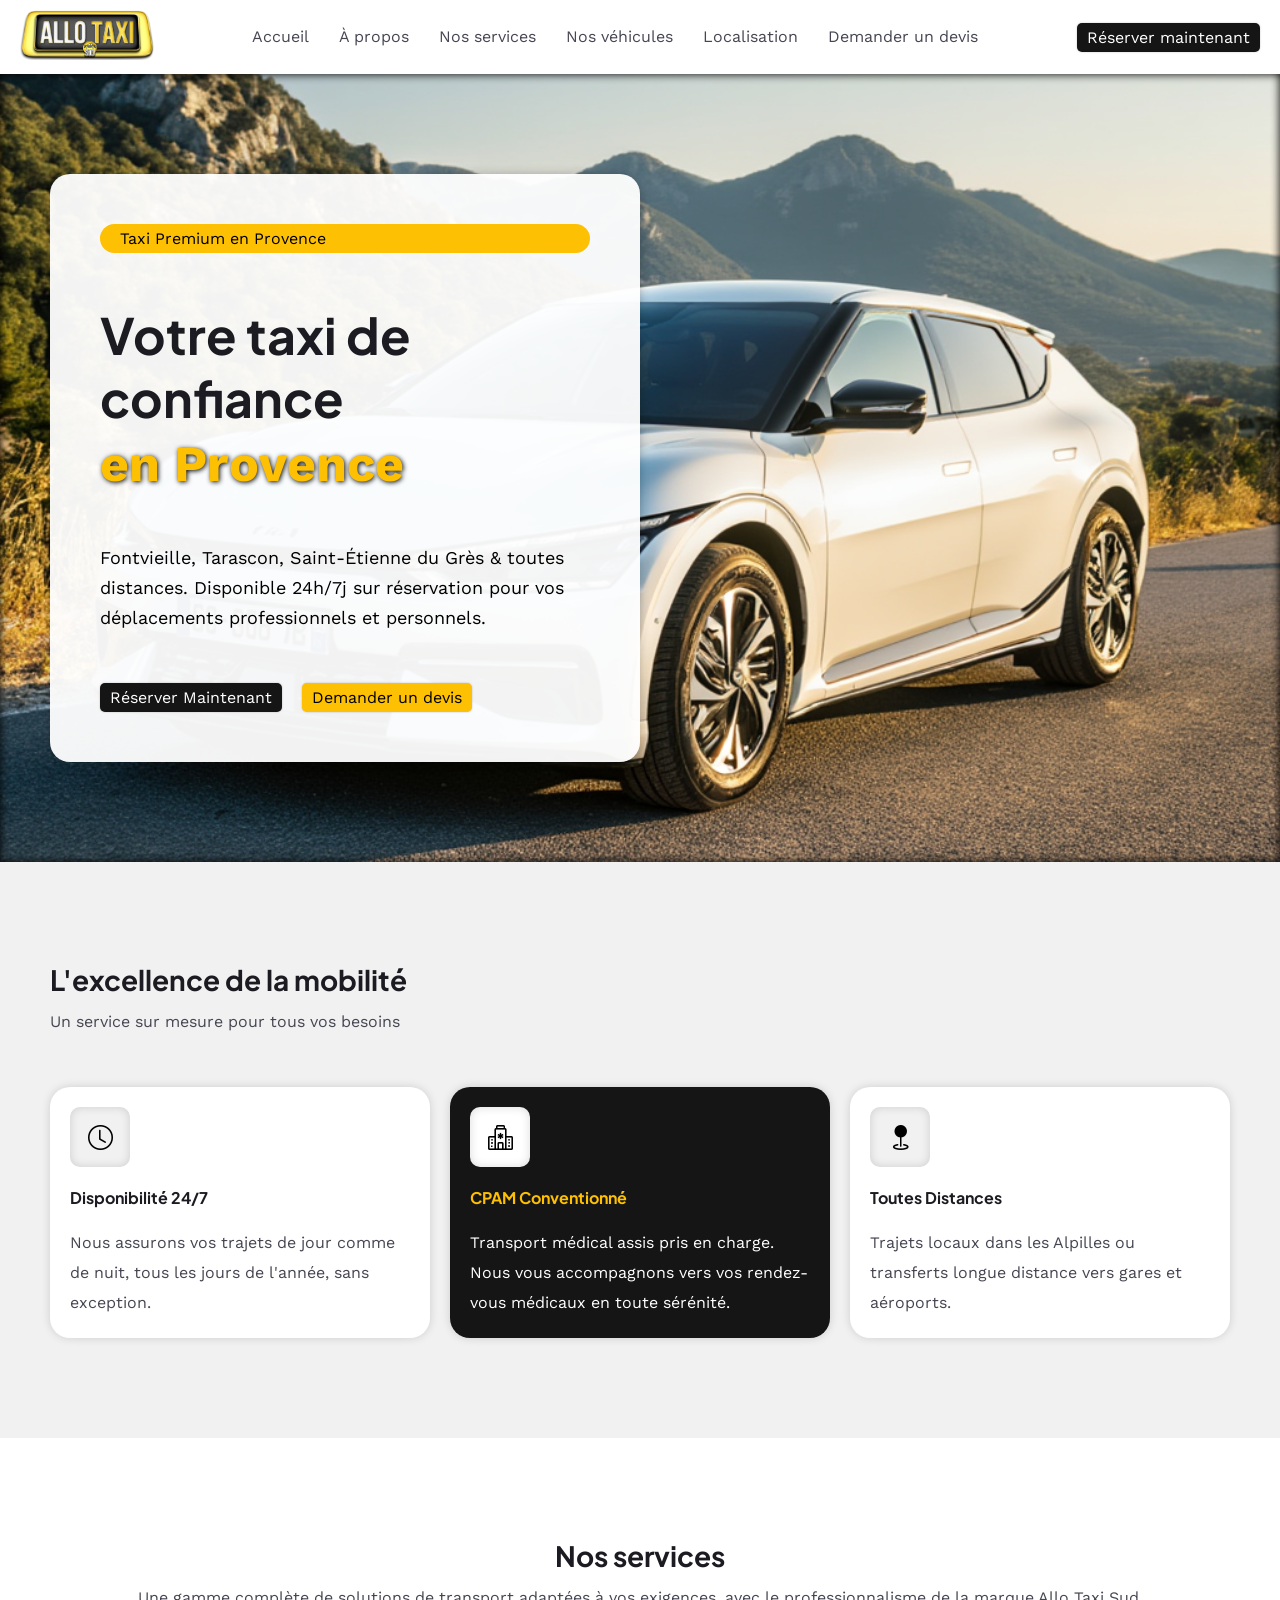
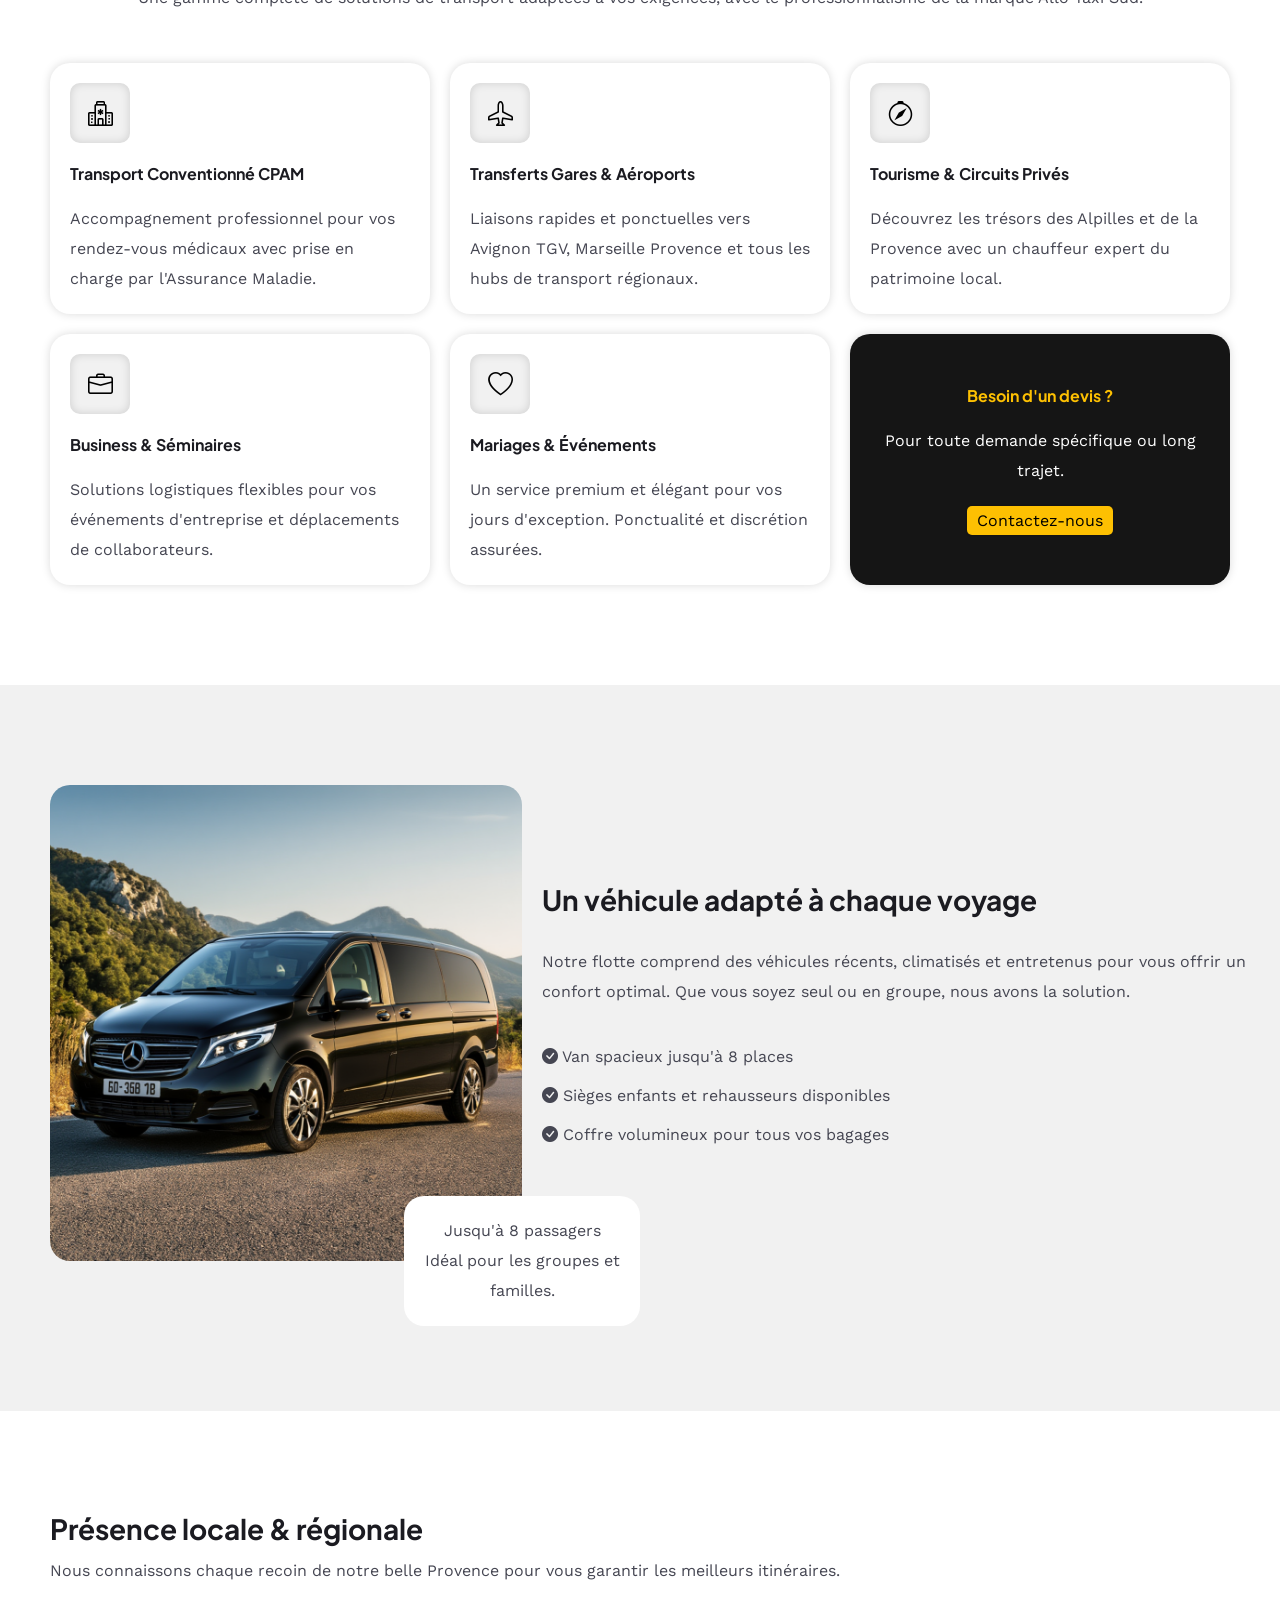
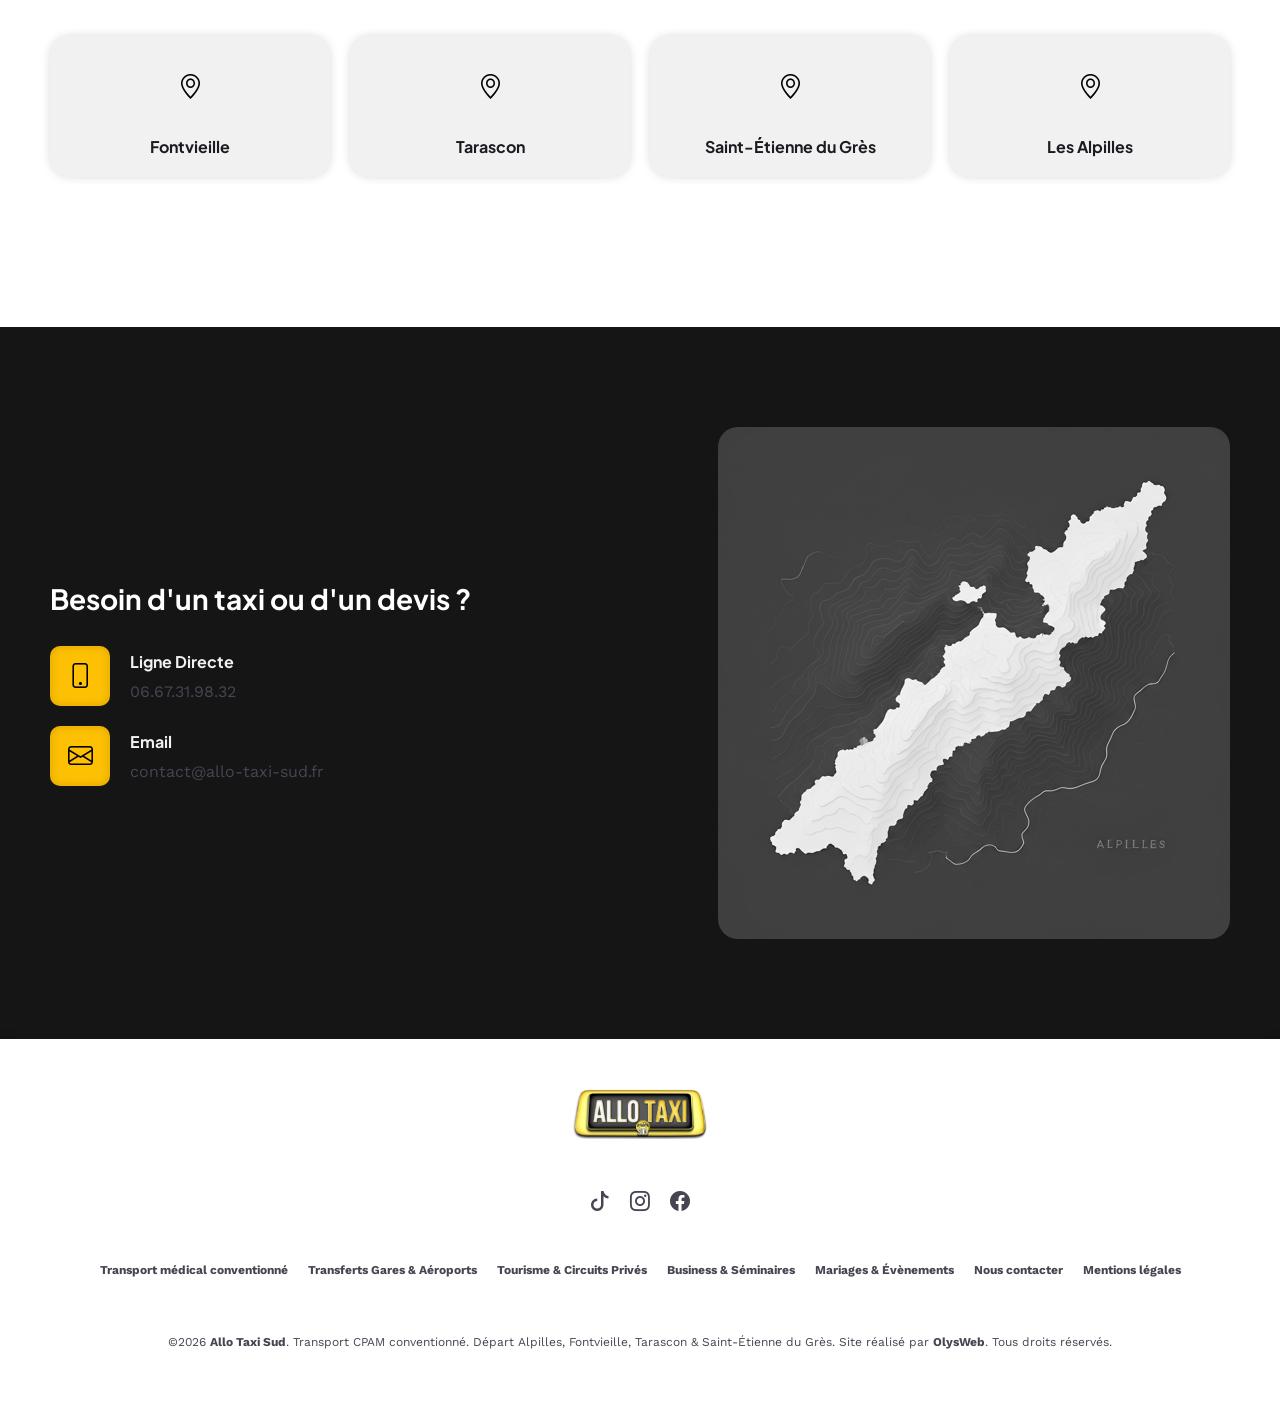
<file: allotaxisud/index.html>
<!doctype html>

<html lang="fr">

  <head>
    <!-- Google tag (gtag.js) -->
    <script async src="https://www.googletagmanager.com/gtag/js?id=G-7ERRVP2FMX"></script>
    <script>
      window.dataLayer = window.dataLayer || [];
      function gtag() {
        dataLayer.push(arguments);
      }
      gtag("js", new Date());

      gtag("config", "G-7ERRVP2FMX");
    </script>

    <meta charset="UTF-8" />
    <meta name="viewport" content="width=device-width, initial-scale=1.0" />
    <title>Allo Taxi Sud - Votre taxi de confiance en Provence</title>

    <!-- ICONS -->
    <!-- Favicon classique -->
    <link rel="icon" href="./assets/images/icons/icon.ico" sizes="any" />

    <!-- PNG standards -->
    <link rel="icon" type="image/png" sizes="32x32" href="./assets/images/icons/icon-32.png" />
    <link rel="icon" type="image/png" sizes="16x16" href="./assets/images/icons/icon-16.png" />

    <!-- Pour iOS (Apple) -->
    <link rel="apple-touch-icon" sizes="180x180" href="./assets/images/icons/apple-touch-icon.png" />

    <!-- Android / Chrome -->
    <link rel="icon" type="image/png" sizes="192x192" href="./assets/images/icons/icon-192.png" />
    <link rel="icon" type="image/png" sizes="512x512" href="./assets/images/icons/icon-512.png" />

    <!-- Couleur de thème navigateur -->
    <meta name="theme-color" content="#151515" />

    <!-- SEO -->
    <!-- Open Graph -->
    <meta property="og:title" content="Allo Taxi Sud - Votre taxi de confiance en Provence" />
    <meta property="og:description"
      content="Allo Taxi Sud - Transport privé et professionnel sur mesure, Transport médical (VSL), Transfert gare et aéroport, transport évènementiel - Disponible 24h/24 et 7j/7 sur réservation." />
    <meta property="og:image" content="https://allo-taxi-sud.fr/site.png" />
    <meta property="og:url" content="https://allo-taxi-sud.fr" />
    <meta property="og:type" content="website" />
    <meta property="og:site_name" content="Allo Taxi Sud" />

    <!-- Twitter Cards -->
    <meta name="twitter:card" content="summary_large_image" />
    <meta name="twitter:title" content="Allo Taxi Sud - Votre taxi de confiance en Provence" />
    <meta name="twitter:description"
      content="Allo Taxi Sud - Transport privé et professionnel sur mesure, Transport médical (VSL), Transfert gare et aéroport, transport évènementiel - Disponible 24h/24 et 7j/7 sur réservation." />
    <meta name="twitter:image" content="https://allo-taxi-sud.fr/site.png" />

    <!-- STYLES -->
    <link rel="stylesheet" href="./assets/css/style.css" />

    <!-- FONTS -->
    <link
      href="https://fonts.googleapis.com/css2?family=Plus+Jakarta+Sans:wght@400;600;700;800&amp;family=Work+Sans:wght@300;400;500;600&amp;display=swap"
      rel="stylesheet" />
    <link
      href="https://fonts.googleapis.com/css2?family=Material+Symbols+Outlined:wght,FILL@100..700,0..1&amp;display=swap"
      rel="stylesheet" />

    <!-- BOOTSTRAP ICONS -->
    <link rel="stylesheet" href="https://cdn.jsdelivr.net/npm/bootstrap-icons@1.13.1/font/bootstrap-icons.min.css" />
  </head>

  <body>
    <header>
      <a href="/">
        <img src="./assets/images/logos/logo.png" class="logo" alt="Logo" />
      </a>

      <div class="icons-nav">
        <a href="tel:+33667319832" class="button">
          <i class="bi bi-phone"></i>
        </a>
        <i class="bi bi-list" id="openIcon"></i>
        <i class="bi bi-x-circle" id="closeIcon"></i>
      </div>

      <nav>
        <a href="/" aria-label="Accueil">Accueil</a>
        <a href="#a-propos" aria-label="À propos">À propos</a>
        <a href="#nos-services" aria-label="Nos services">Nos services</a>
        <a href="#nos-vehicules" aria-label="Nos véhicules">Nos véhicules</a>
        <a href="#localisation" aria-label="Localisation">Localisation</a>
        <a href="#demander-un-devis" aria-label="Demander un devis">Demander un devis</a>
      </nav>

      <a href="tel:+33667319832" class="button" aria-label="Réserver maintenant">
        Réserver maintenant
      </a>
    </header>
    <main>
      <section id="hero">
        <div class="container">
          <span>Taxi Premium en Provence</span>
          <h1>Votre taxi de confiance <br /><span>en Provence</span></h1>
          <p>
            Fontvieille, Tarascon, Saint-Étienne du Grès &amp; toutes distances.
            Disponible 24h/7j sur réservation pour vos déplacements
            professionnels et personnels.
          </p>
          <div>
            <a href="tel:+33667319832" class="button" aria-label="Réserver maintenant">
              Réserver Maintenant
            </a>
            <a href="mailto:contact@allo-taxi-sud.fr" class="button2" aria-label="Demander un devis">
              Demander un devis
            </a>
          </div>
        </div>
      </section>

      <section id="a-propos">
        <div class="container">
          <div class="title-section">
            <h2>L'excellence de la mobilité</h2>
            <p>Un service sur mesure pour tous vos besoins</p>
          </div>
          <div class="grid-container">
            <div class="grid-item">
              <i class="bi bi-clock"></i>

              <h3>Disponibilité 24/7</h3>
              <p>
                Nous assurons vos trajets de jour comme de nuit, tous les jours
                de l'année, sans exception.
              </p>
            </div>
            <div class="grid-item super-item">
              <i class="bi bi-hospital"></i>
              <h3>CPAM Conventionné</h3>
              <p>
                Transport médical assis pris en charge. Nous vous accompagnons
                vers vos rendez-vous médicaux en toute sérénité.
              </p>
            </div>
            <div class="grid-item">
              <i class="bi bi-geo-fill"></i>
              <h3>Toutes Distances</h3>
              <p>
                Trajets locaux dans les Alpilles ou transferts longue distance
                vers gares et aéroports.
              </p>
            </div>
          </div>
        </div>
      </section>

      <section id="nos-services">
        <div class="container">
          <div class="title-section">
            <h2>Nos services</h2>
            <p>
              Une gamme complète de solutions de transport adaptées à vos
              exigences, avec le professionnalisme de la marque Allo Taxi Sud.
            </p>
          </div>

          <div class="grid-container">
            <div class="grid-item">
              <i class="bi bi-hospital"></i>
              <h3>Transport Conventionné CPAM</h3>
              <p>
                Accompagnement professionnel pour vos rendez-vous médicaux avec
                prise en charge par l'Assurance Maladie.
              </p>
            </div>

            <div class="grid-item">
              <i class="bi bi-airplane"></i>
              <h3>Transferts Gares &amp; Aéroports</h3>
              <p>
                Liaisons rapides et ponctuelles vers Avignon TGV, Marseille
                Provence et tous les hubs de transport régionaux.
              </p>
            </div>

            <div class="grid-item">
              <i class="bi bi-compass"></i>
              <h3>Tourisme &amp; Circuits Privés</h3>
              <p>
                Découvrez les trésors des Alpilles et de la Provence avec un
                chauffeur expert du patrimoine local.
              </p>
            </div>

            <div class="grid-item">
              <i class="bi bi-briefcase"></i>
              <h3>Business &amp; Séminaires</h3>
              <p class="text-on-surface-variant leading-relaxed mb-6">
                Solutions logistiques flexibles pour vos événements d'entreprise
                et déplacements de collaborateurs.
              </p>
            </div>

            <div class="grid-item">
              <i class="bi bi-heart"></i>
              <h3>Mariages &amp; Événements</h3>
              <p>
                Un service premium et élégant pour vos jours d'exception.
                Ponctualité et discrétion assurées.
              </p>
            </div>

            <div id="call-to-action" class="grid-item">
              <h3>Besoin d'un devis ?</h3>
              <p>Pour toute demande spécifique ou long trajet.</p>
              <a href="mailto:contact@allo-taxi-sud.fr" class="button2" aria-label="Contactez-nous">
                Contactez-nous
              </a>
            </div>
          </div>
        </div>
      </section>

      <section id="nos-vehicules">
        <div class="container">
          <div class="grid-container">
            <div class="img-container">
              <img src="./assets/images/vehicule-grande-capacite.webp" alt="Mercedes Vito" />
              <div class="label">
                <p class="text-primary font-bold text-lg leading-tight">
                  Jusqu'à 8 passagers
                </p>
                <p class="text-on-surface-variant text-sm mt-1">
                  Idéal pour les groupes et familles.
                </p>
              </div>
            </div>
            <div class="text-container">
              <h2>Un véhicule adapté à chaque voyage</h2>
              <p>
                Notre flotte comprend des véhicules récents, climatisés et
                entretenus pour vous offrir un confort optimal. Que vous soyez
                seul ou en groupe, nous avons la solution.
              </p>
              <ul>
                <li>
                  <i class="bi bi-check-circle-fill"></i>
                  Van spacieux jusqu'à 8 places
                </li>
                <li>
                  <i class="bi bi-check-circle-fill"></i>
                  Sièges enfants et rehausseurs disponibles
                </li>
                <li>
                  <i class="bi bi-check-circle-fill"></i>
                  Coffre volumineux pour tous vos bagages
                </li>
              </ul>
            </div>
          </div>
        </div>
      </section>

      <section id="localisation">
        <div class="container">
          <div class="title-section">
            <h2>Présence locale &amp; régionale</h2>
            <p>
              Nous connaissons chaque recoin de notre belle Provence pour vous
              garantir les meilleurs itinéraires.
            </p>
          </div>
          <div class="grid-container">
            <div class="grid-item">
              <i class="bi bi-geo-alt"></i>
              <h4>Fontvieille</h4>
            </div>
            <div class="grid-item">
              <i class="bi bi-geo-alt"></i>
              <h4 class="font-bold text-primary text-lg">Tarascon</h4>
            </div>
            <div class="grid-item">
              <i class="bi bi-geo-alt"></i>
              <h4>Saint-Étienne du Grès</h4>
            </div>
            <div class="grid-item">
              <i class="bi bi-geo-alt"></i>
              <h4>Les Alpilles</h4>
            </div>
          </div>
        </div>
      </section>

      <section id="demander-un-devis">
        <div class="container">
          <div class="grid-container">
            <div class="items-container">
              <h2>Besoin d'un taxi ou d'un devis ?</h2>

              <div class="item">
                <i class="bi bi-phone"></i>
                <div>
                  <h3>Ligne Directe</h3>
                  <a href="tel:+33667319832" aria-label="Téléphone:06.67.31.98.32">06.67.31.98.32</a>
                </div>
              </div>

              <div class="item">
                <i class="bi bi-envelope"></i>
                <div>
                  <h3>Email</h3>
                  <a href="mailto:contact@allo-taxi-sud.fr"
                    aria-label="Email:contact@allo-taxi-sud.fr">contact@allo-taxi-sud.fr</a>
                </div>
              </div>
            </div>

            <img src="./assets/images/alpilles.webp" alt="Vue des Alpilles" />
          </div>
        </div>
      </section>
    </main>

    <footer>
      <img src="./assets/images/logos/logo.png" alt="Logo" class="logo" />
      <div class="social-links">
        <a href="https://tiktok.com/@allotaxisud" target="_blank" aria-label="Lien TikTok">
          <i class="bi bi-tiktok"></i>
        </a>
        <a href="https://instagram.com/allotaxisud" target="_blank" aria-label="Lien Instagram">
          <i class="bi bi-instagram"></i>
        </a>
        <a href="https://facebook.com/allotaxisudalpilles" target="_blank" aria-label="Lien Facebook">
          <i class="bi bi-facebook"></i>
        </a>
      </div>
      <div class="links-footer">
        <a href="./#nos-services" aria-label="Transport médical conventionné">
          Transport médical conventionné
        </a>
        <a href="./#nos-services" aria-label="Transferts Gares & Aéroports">
          Transferts Gares & Aéroports
        </a>
        <a href="./#nos-services" aria-label="Tourisme & Circuits Privés">
          Tourisme & Circuits Privés
        </a>
        <a href="./#nos-services" aria-label="Business & Séminaires">Business & Séminaires</a>
        <a href="./#nos-services" aria-label="Mariages & Évènements">Mariages & Évènements</a>
        <a href="./#demander-un-devis" aria-label="Nous contacter">Nous contacter</a>
        <a href="./mentions-legales.html" aria-label="Mentions légales">Mentions légales</a>
      </div>

      <p class="copyright">
        ©2026 <a href="/">Allo Taxi Sud</a>. Transport CPAM conventionné. Départ
        Alpilles, Fontvieille, Tarascon &amp; Saint-Étienne du Grès. Site
        réalisé par
        <a href="https://olysweb.com" aria-label="OlysWeb" target="_blank">OlysWeb</a>. Tous droits réservés.
      </p>
    </footer>

    <script src="./assets/js/index.js"></script>
  </body>

</html>
</file>
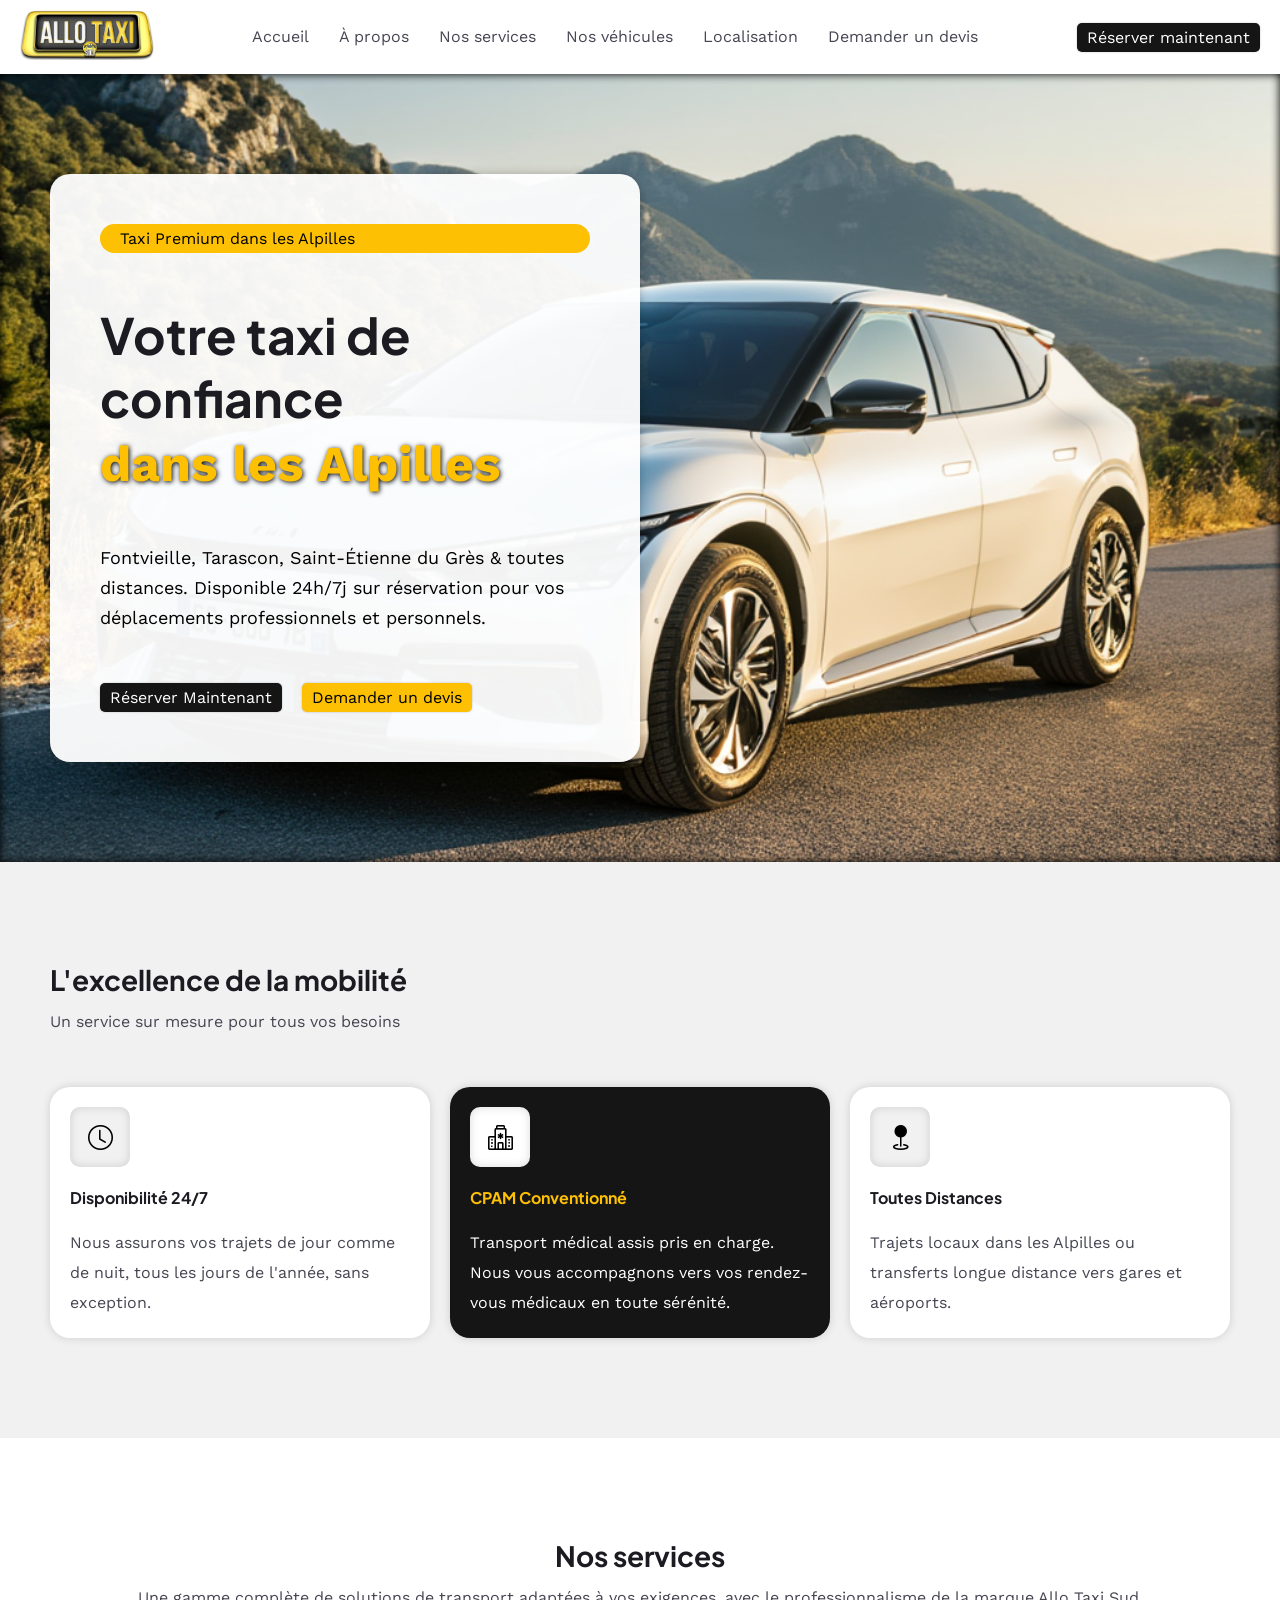
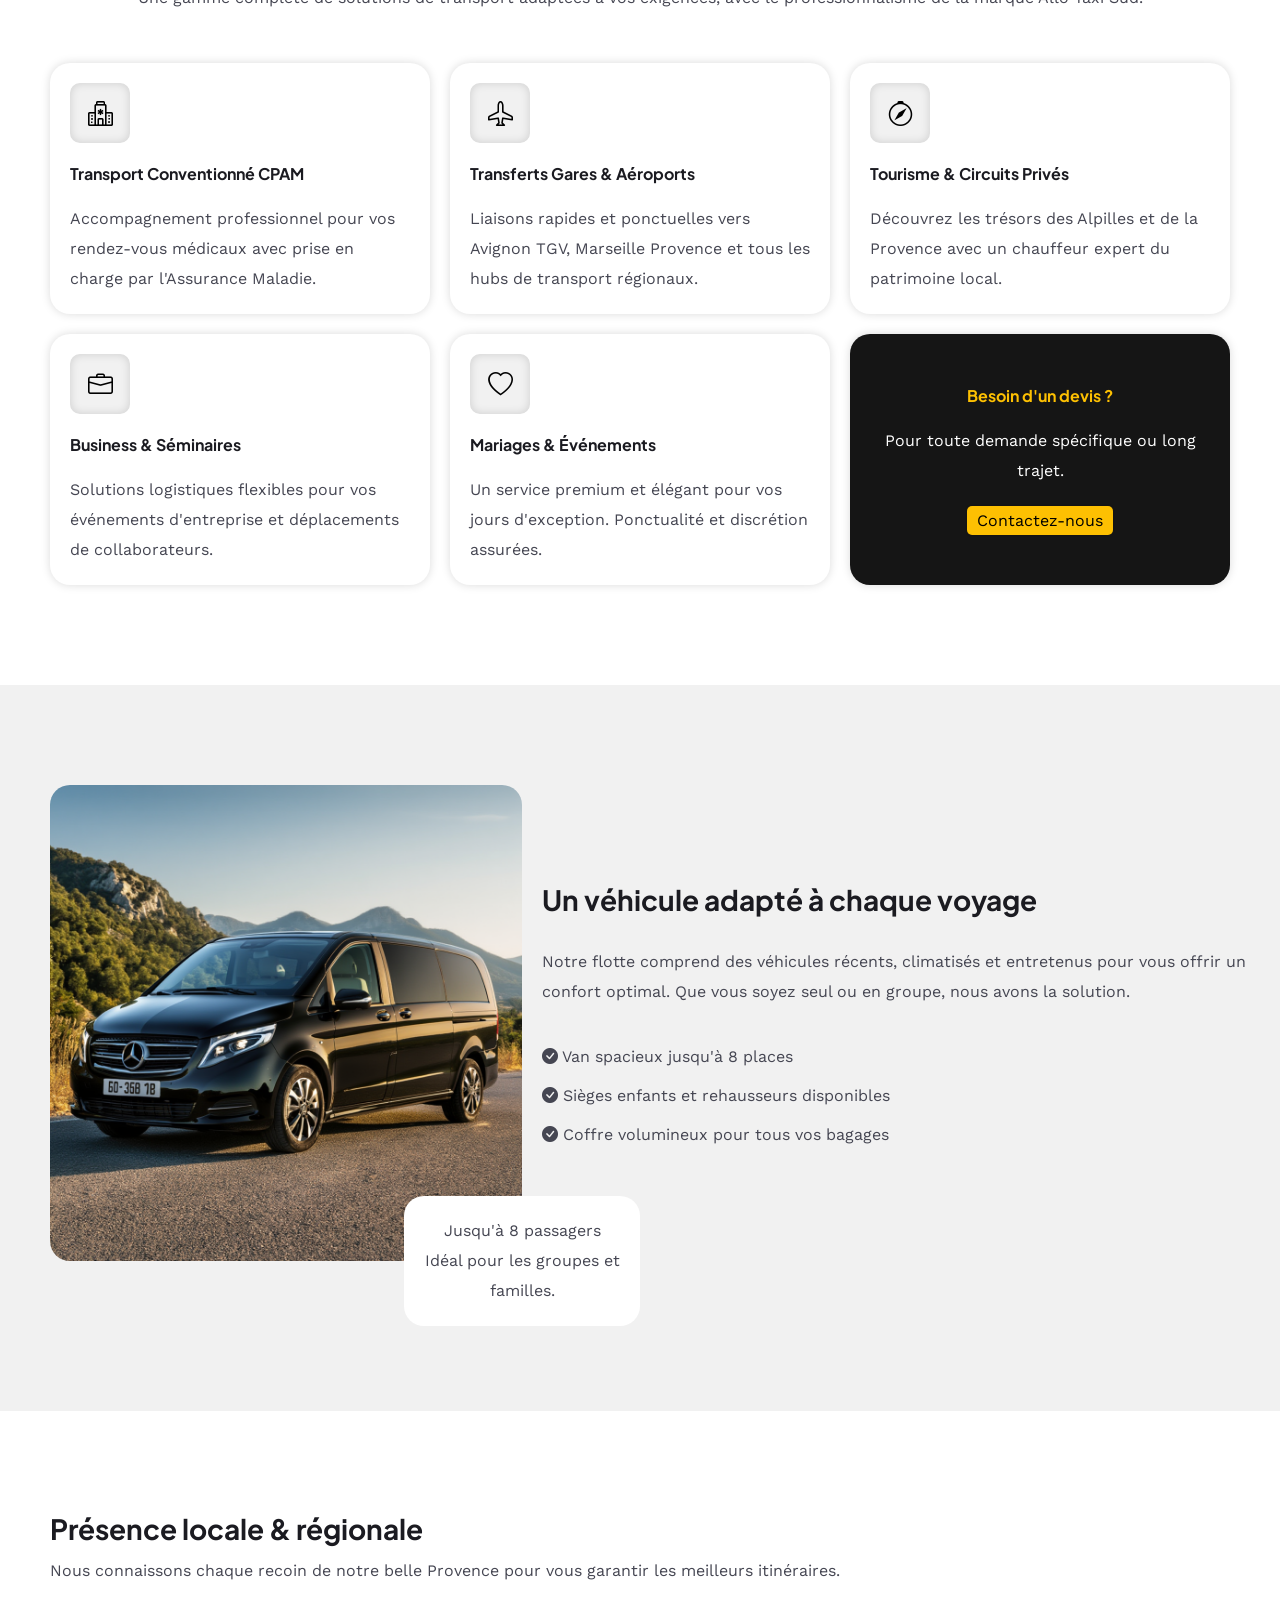
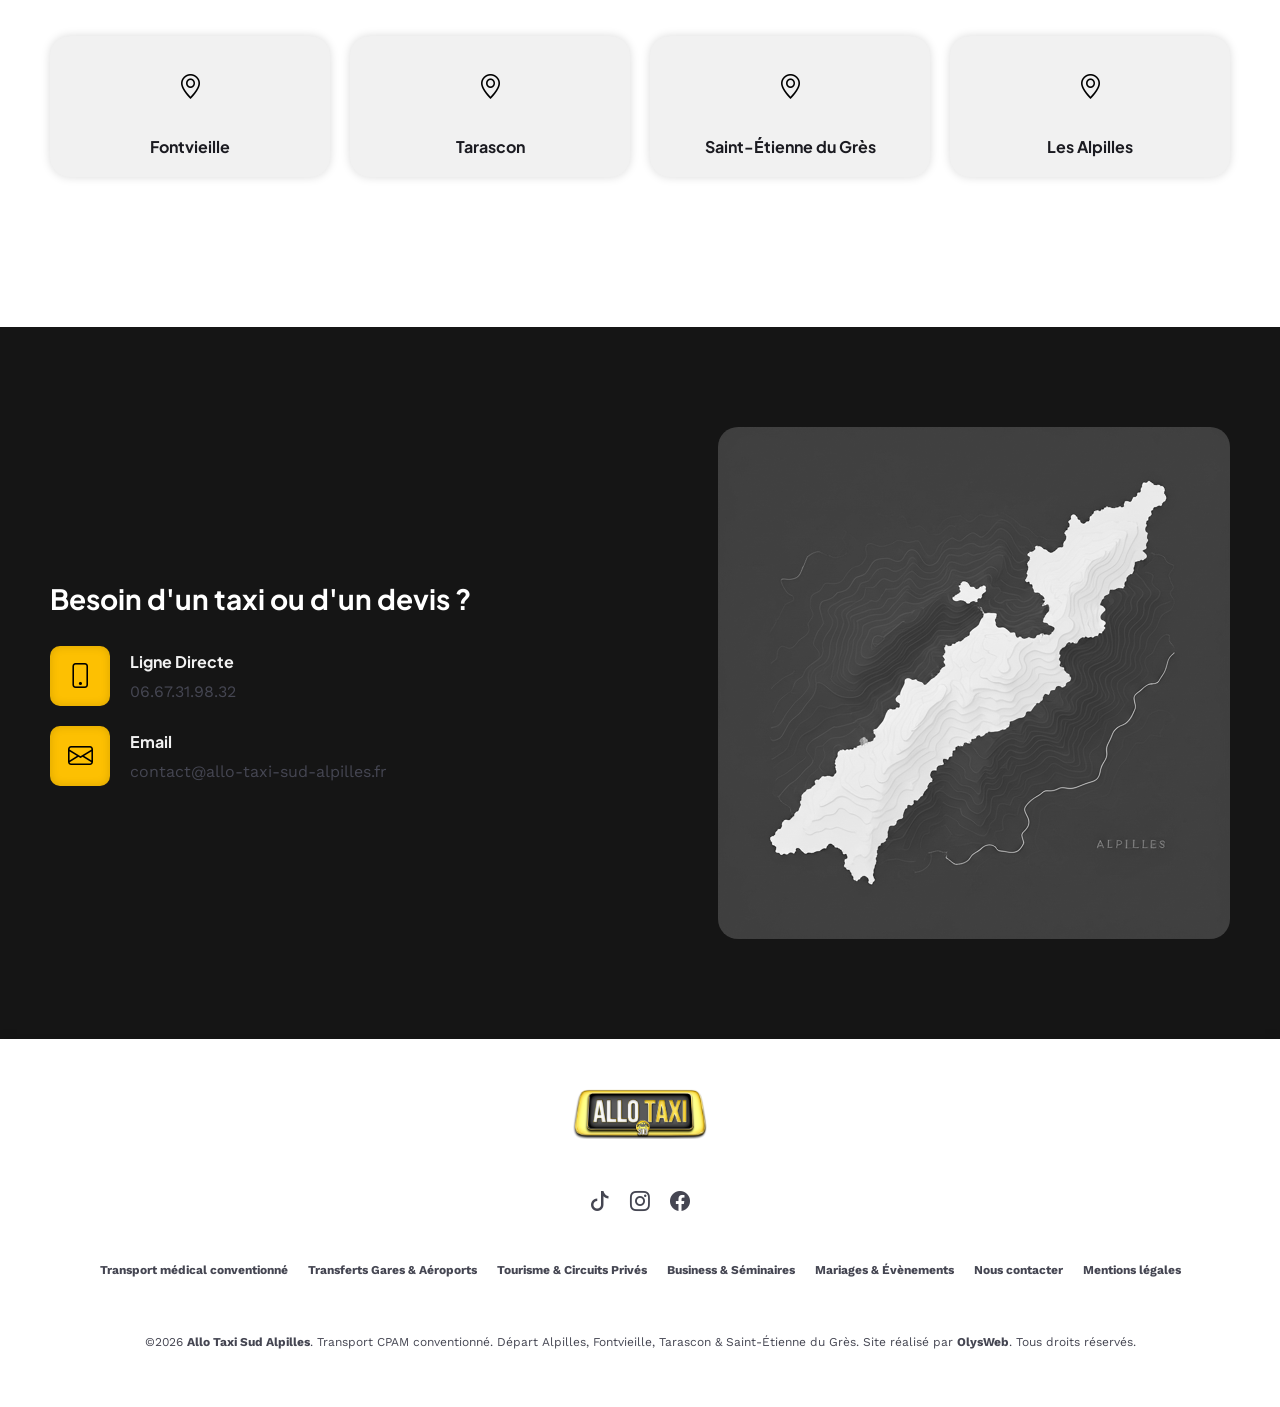
<file: allotaxisudalpilles/index.html>
<!doctype html>

<html lang="fr">

  <head>
    <!-- Google tag (gtag.js) -->
    <script async src="https://www.googletagmanager.com/gtag/js?id=G-N1SV3XY2MJ"></script>
    <script>
      window.dataLayer = window.dataLayer || [];
      function gtag() {
        dataLayer.push(arguments);
      }
      gtag("js", new Date());

      gtag("config", "G-N1SV3XY2MJ");
    </script>

    <meta charset="UTF-8" />
    <meta name="viewport" content="width=device-width, initial-scale=1.0" />
    <title>
      Allo Taxi Sud Alpilles - Votre taxi de confiance dans les Alpilles
    </title>

    <!-- ICONS -->
    <!-- Favicon classique -->
    <link rel="icon" href="./assets/images/icons/icon.ico" sizes="any" />

    <!-- PNG standards -->
    <link rel="icon" type="image/png" sizes="32x32" href="./assets/images/icons/icon-32.png" />
    <link rel="icon" type="image/png" sizes="16x16" href="./assets/images/icons/icon-16.png" />

    <!-- Pour iOS (Apple) -->
    <link rel="apple-touch-icon" sizes="180x180" href="./assets/images/icons/apple-touch-icon.png" />

    <!-- Android / Chrome -->
    <link rel="icon" type="image/png" sizes="192x192" href="./assets/images/icons/icon-192.png" />
    <link rel="icon" type="image/png" sizes="512x512" href="./assets/images/icons/icon-512.png" />

    <!-- Couleur de thème navigateur -->
    <meta name="theme-color" content="#151515" />

    <!-- SEO -->
    <!-- Open Graph -->
    <meta property="og:title" content="Allo Taxi Sud Alpilles - Votre taxi de confiance dans les Alpilles" />
    <meta property="og:description"
      content="Allo Taxi Sud Alpilles - Transport privé et professionnel sur mesure, Transport médical (VSL), Transfert gare et aéroport, transport évènementiel - Disponible 24h/24 et 7j/7 sur réservation." />
    <meta property="og:image" content="https://allo-taxi-sud-alpilles.fr/site.png" />
    <meta property="og:url" content="https://allo-taxi-sud-alpilles.fr" />
    <meta property="og:type" content="website" />
    <meta property="og:site_name" content="Allo Taxi Sud Alpilles" />

    <!-- Twitter Cards -->
    <meta name="twitter:card" content="summary_large_image" />
    <meta name="twitter:title" content="Allo Taxi Sud Alpilles - Votre taxi de confiance dans les Alpilles" />
    <meta name="twitter:description"
      content="Allo Taxi Sud Alpilles - Transport privé et professionnel sur mesure, Transport médical (VSL), Transfert gare et aéroport, transport évènementiel - Disponible 24h/24 et 7j/7 sur réservation." />
    <meta name="twitter:image" content="https://allo-taxi-sud-alpilles.fr/site.png" />

    <!-- STYLES -->
    <link rel="stylesheet" href="./assets/css/style.css" />

    <!-- FONTS -->
    <link
      href="https://fonts.googleapis.com/css2?family=Plus+Jakarta+Sans:wght@400;600;700;800&amp;family=Work+Sans:wght@300;400;500;600&amp;display=swap"
      rel="stylesheet" />
    <link
      href="https://fonts.googleapis.com/css2?family=Material+Symbols+Outlined:wght,FILL@100..700,0..1&amp;display=swap"
      rel="stylesheet" />

    <!-- BOOTSTRAP ICONS -->
    <link rel="stylesheet" href="https://cdn.jsdelivr.net/npm/bootstrap-icons@1.13.1/font/bootstrap-icons.min.css" />
  </head>

  <body>
    <header>
      <a href="/">
        <img src="./assets/images/logos/logo.png" class="logo" alt="Logo" />
      </a>

      <div class="icons-nav">
        <a href="tel:+33667319832" class="button">
          <i class="bi bi-phone"></i>
        </a>
        <i class="bi bi-list" id="openIcon"></i>
        <i class="bi bi-x-circle" id="closeIcon"></i>
      </div>

      <nav>
        <a href="/" aria-label="Accueil">Accueil</a>
        <a href="#a-propos" aria-label="À propos">À propos</a>
        <a href="#nos-services" aria-label="Nos services">Nos services</a>
        <a href="#nos-vehicules" aria-label="Nos véhicules">Nos véhicules</a>
        <a href="#localisation" aria-label="Localisation">Localisation</a>
        <a href="#demander-un-devis" aria-label="Demander un devis">Demander un devis</a>
      </nav>

      <a href="tel:+33667319832" class="button" aria-label="Réserver maintenant">
        Réserver maintenant
      </a>
    </header>
    <main>
      <section id="hero">
        <div class="container">
          <span>Taxi Premium dans les Alpilles</span>
          <h1>Votre taxi de confiance <br /><span>dans les Alpilles</span></h1>
          <p>
            Fontvieille, Tarascon, Saint-Étienne du Grès &amp; toutes distances.
            Disponible 24h/7j sur réservation pour vos déplacements
            professionnels et personnels.
          </p>
          <div>
            <a href="tel:+33667319832" class="button" aria-label="Réserver maintenant">
              Réserver Maintenant
            </a>
            <a href="mailto:contact@allo-taxi-sud-alpilles.fr" class="button2" aria-label="Demander un devis">
              Demander un devis
            </a>
          </div>
        </div>
      </section>

      <section id="a-propos">
        <div class="container">
          <div class="title-section">
            <h2>L'excellence de la mobilité</h2>
            <p>Un service sur mesure pour tous vos besoins</p>
          </div>
          <div class="grid-container">
            <div class="grid-item">
              <i class="bi bi-clock"></i>

              <h3>Disponibilité 24/7</h3>
              <p>
                Nous assurons vos trajets de jour comme de nuit, tous les jours
                de l'année, sans exception.
              </p>
            </div>
            <div class="grid-item super-item">
              <i class="bi bi-hospital"></i>
              <h3>CPAM Conventionné</h3>
              <p>
                Transport médical assis pris en charge. Nous vous accompagnons
                vers vos rendez-vous médicaux en toute sérénité.
              </p>
            </div>
            <div class="grid-item">
              <i class="bi bi-geo-fill"></i>
              <h3>Toutes Distances</h3>
              <p>
                Trajets locaux dans les Alpilles ou transferts longue distance
                vers gares et aéroports.
              </p>
            </div>
          </div>
        </div>
      </section>

      <section id="nos-services">
        <div class="container">
          <div class="title-section">
            <h2>Nos services</h2>
            <p>
              Une gamme complète de solutions de transport adaptées à vos
              exigences, avec le professionnalisme de la marque Allo Taxi Sud.
            </p>
          </div>

          <div class="grid-container">
            <div class="grid-item">
              <i class="bi bi-hospital"></i>
              <h3>Transport Conventionné CPAM</h3>
              <p>
                Accompagnement professionnel pour vos rendez-vous médicaux avec
                prise en charge par l'Assurance Maladie.
              </p>
            </div>

            <div class="grid-item">
              <i class="bi bi-airplane"></i>
              <h3>Transferts Gares &amp; Aéroports</h3>
              <p>
                Liaisons rapides et ponctuelles vers Avignon TGV, Marseille
                Provence et tous les hubs de transport régionaux.
              </p>
            </div>

            <div class="grid-item">
              <i class="bi bi-compass"></i>
              <h3>Tourisme &amp; Circuits Privés</h3>
              <p>
                Découvrez les trésors des Alpilles et de la Provence avec un
                chauffeur expert du patrimoine local.
              </p>
            </div>

            <div class="grid-item">
              <i class="bi bi-briefcase"></i>
              <h3>Business &amp; Séminaires</h3>
              <p class="text-on-surface-variant leading-relaxed mb-6">
                Solutions logistiques flexibles pour vos événements d'entreprise
                et déplacements de collaborateurs.
              </p>
            </div>

            <div class="grid-item">
              <i class="bi bi-heart"></i>
              <h3>Mariages &amp; Événements</h3>
              <p>
                Un service premium et élégant pour vos jours d'exception.
                Ponctualité et discrétion assurées.
              </p>
            </div>

            <div id="call-to-action" class="grid-item">
              <h3>Besoin d'un devis ?</h3>
              <p>Pour toute demande spécifique ou long trajet.</p>
              <a href="mailto:contact@allo-taxi-sud-alpilles.fr" class="button2" aria-label="Contactez-nous">
                Contactez-nous
              </a>
            </div>
          </div>
        </div>
      </section>

      <section id="nos-vehicules">
        <div class="container">
          <div class="grid-container">
            <div class="img-container">
              <img src="./assets/images/vehicule-grande-capacite.webp" alt="Mercedes Vito" />
              <div class="label">
                <p class="text-primary font-bold text-lg leading-tight">
                  Jusqu'à 8 passagers
                </p>
                <p class="text-on-surface-variant text-sm mt-1">
                  Idéal pour les groupes et familles.
                </p>
              </div>
            </div>
            <div class="text-container">
              <h2>Un véhicule adapté à chaque voyage</h2>
              <p>
                Notre flotte comprend des véhicules récents, climatisés et
                entretenus pour vous offrir un confort optimal. Que vous soyez
                seul ou en groupe, nous avons la solution.
              </p>
              <ul>
                <li>
                  <i class="bi bi-check-circle-fill"></i>
                  Van spacieux jusqu'à 8 places
                </li>
                <li>
                  <i class="bi bi-check-circle-fill"></i>
                  Sièges enfants et rehausseurs disponibles
                </li>
                <li>
                  <i class="bi bi-check-circle-fill"></i>
                  Coffre volumineux pour tous vos bagages
                </li>
              </ul>
            </div>
          </div>
        </div>
      </section>

      <section id="localisation">
        <div class="container">
          <div class="title-section">
            <h2>Présence locale &amp; régionale</h2>
            <p>
              Nous connaissons chaque recoin de notre belle Provence pour vous
              garantir les meilleurs itinéraires.
            </p>
          </div>
          <div class="grid-container">
            <div class="grid-item">
              <i class="bi bi-geo-alt"></i>
              <h4>Fontvieille</h4>
            </div>
            <div class="grid-item">
              <i class="bi bi-geo-alt"></i>
              <h4 class="font-bold text-primary text-lg">Tarascon</h4>
            </div>
            <div class="grid-item">
              <i class="bi bi-geo-alt"></i>
              <h4>Saint-Étienne du Grès</h4>
            </div>
            <div class="grid-item">
              <i class="bi bi-geo-alt"></i>
              <h4>Les Alpilles</h4>
            </div>
          </div>
        </div>
      </section>

      <section id="demander-un-devis">
        <div class="container">
          <div class="grid-container">
            <div class="items-container">
              <h2>Besoin d'un taxi ou d'un devis ?</h2>

              <div class="item">
                <i class="bi bi-phone"></i>
                <div>
                  <h3>Ligne Directe</h3>
                  <a href="tel:+33667319832" aria-label="Téléphone:06.67.31.98.32">06.67.31.98.32</a>
                </div>
              </div>

              <div class="item">
                <i class="bi bi-envelope"></i>
                <div>
                  <h3>Email</h3>
                  <a href="mailto:contact@allo-taxi-sud-alpilles.fr"
                    aria-label="Email:contact@allo-taxi-sud-alpilles.fr">contact@allo-taxi-sud-alpilles.fr</a>
                </div>
              </div>
            </div>

            <img src="./assets/images/alpilles.webp" alt="Vue des Alpilles" />
          </div>
        </div>
      </section>
    </main>

    <footer>
      <img src="./assets/images/logos/logo.png" alt="Logo" class="logo" />
      <div class="social-links">
        <a href="https://tiktok.com/@allotaxisud" target="_blank" aria-label="Lien TikTok">
          <i class="bi bi-tiktok"></i>
        </a>
        <a href="https://instagram.com/allotaxisud" target="_blank" aria-label="Lien Instagram">
          <i class="bi bi-instagram"></i>
        </a>
        <a href="https://facebook.com/allotaxisudalpilles" target="_blank" aria-label="Lien Facebook">
          <i class="bi bi-facebook"></i>
        </a>
      </div>
      <div class="links-footer">
        <a href="./#nos-services" aria-label="Transport médical conventionné">
          Transport médical conventionné
        </a>
        <a href="./#nos-services" aria-label="Transferts Gares & Aéroports">
          Transferts Gares & Aéroports
        </a>
        <a href="./#nos-services" aria-label="Tourisme & Circuits Privés">
          Tourisme & Circuits Privés
        </a>
        <a href="./#nos-services" aria-label="Business & Séminaires">Business & Séminaires</a>
        <a href="./#nos-services" aria-label="Mariages & Évènements">Mariages & Évènements</a>
        <a href="./#demander-un-devis" aria-label="Nous contacter">Nous contacter</a>
        <a href="./mentions-legales.html" aria-label="Mentions légales">Mentions légales</a>
      </div>

      <p class="copyright">
        ©2026 <a href="/">Allo Taxi Sud Alpilles</a>. Transport CPAM
        conventionné. Départ Alpilles, Fontvieille, Tarascon &amp; Saint-Étienne
        du Grès. Site réalisé par
        <a href="https://olysweb.com" aria-label="OlysWeb" target="_blank">OlysWeb</a>. Tous droits réservés.
      </p>
    </footer>

    <script src="./assets/js/index.js"></script>
  </body>

</html>
</file>
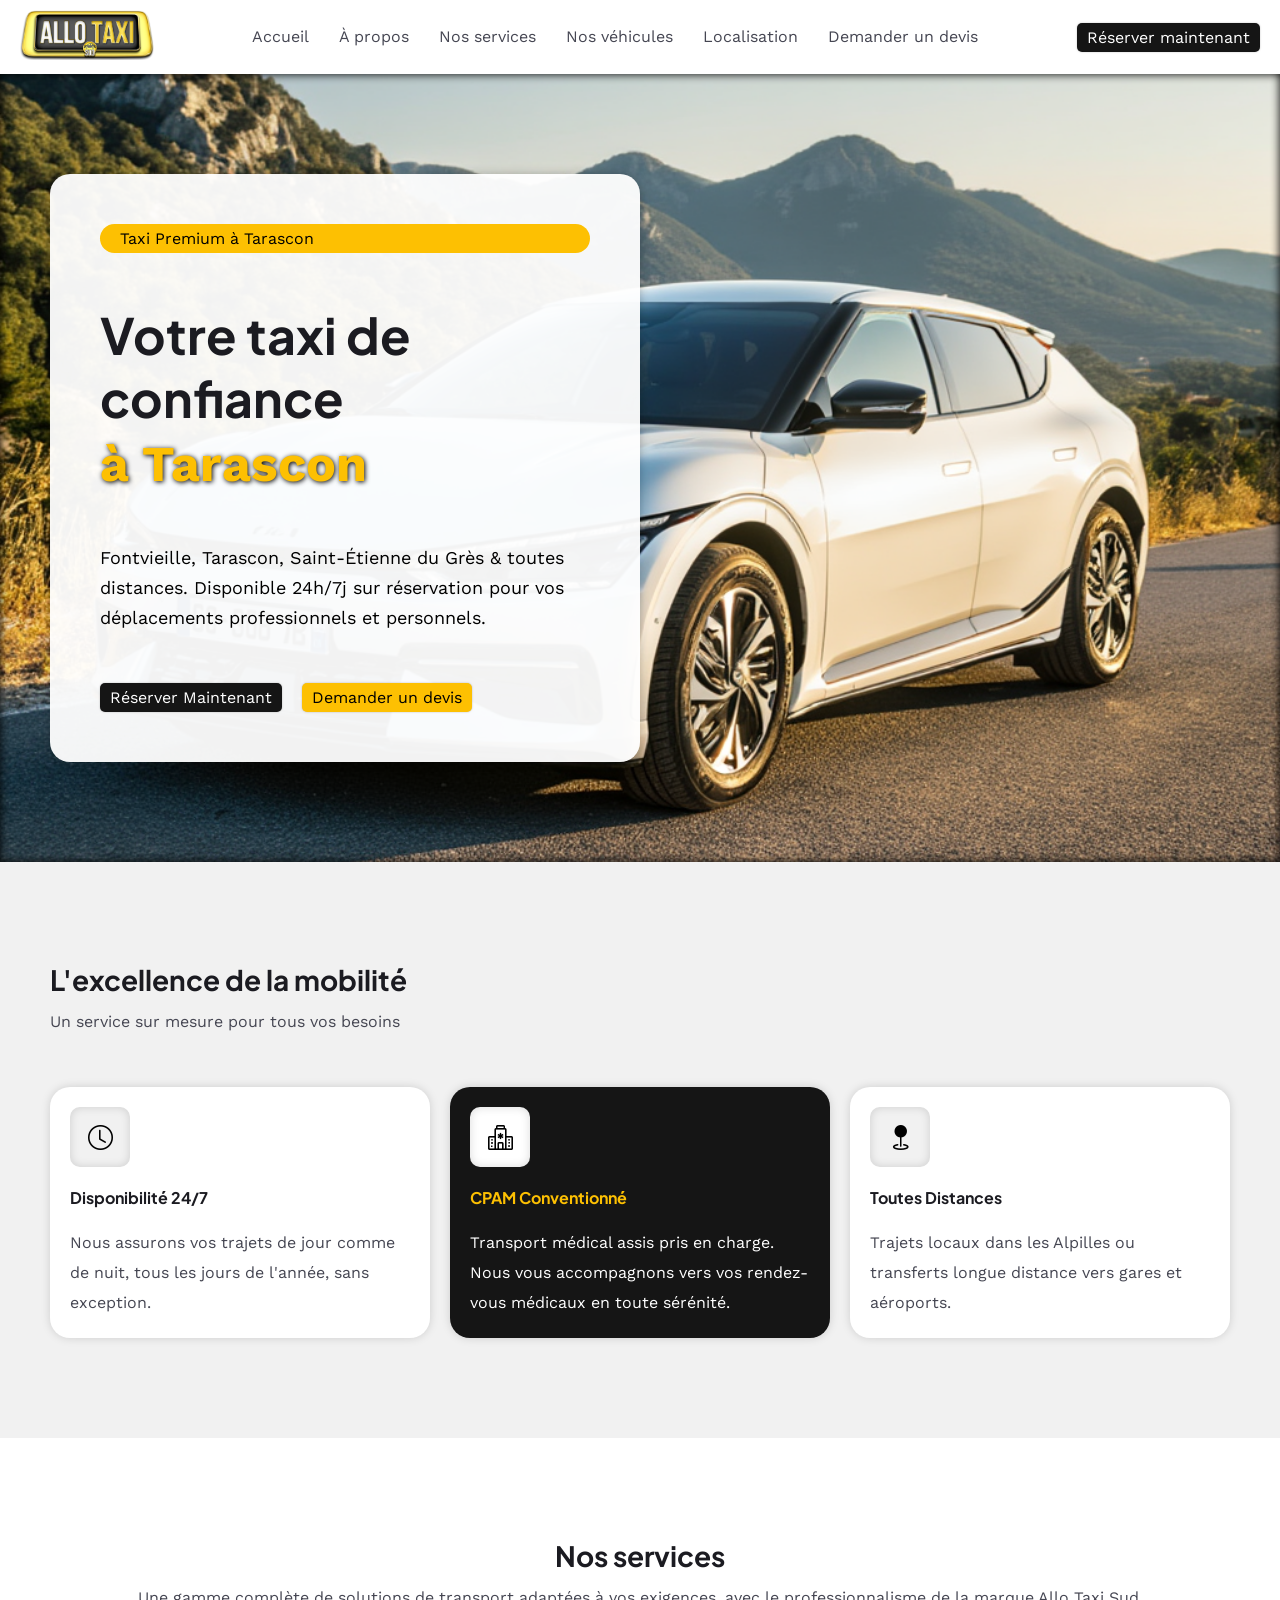
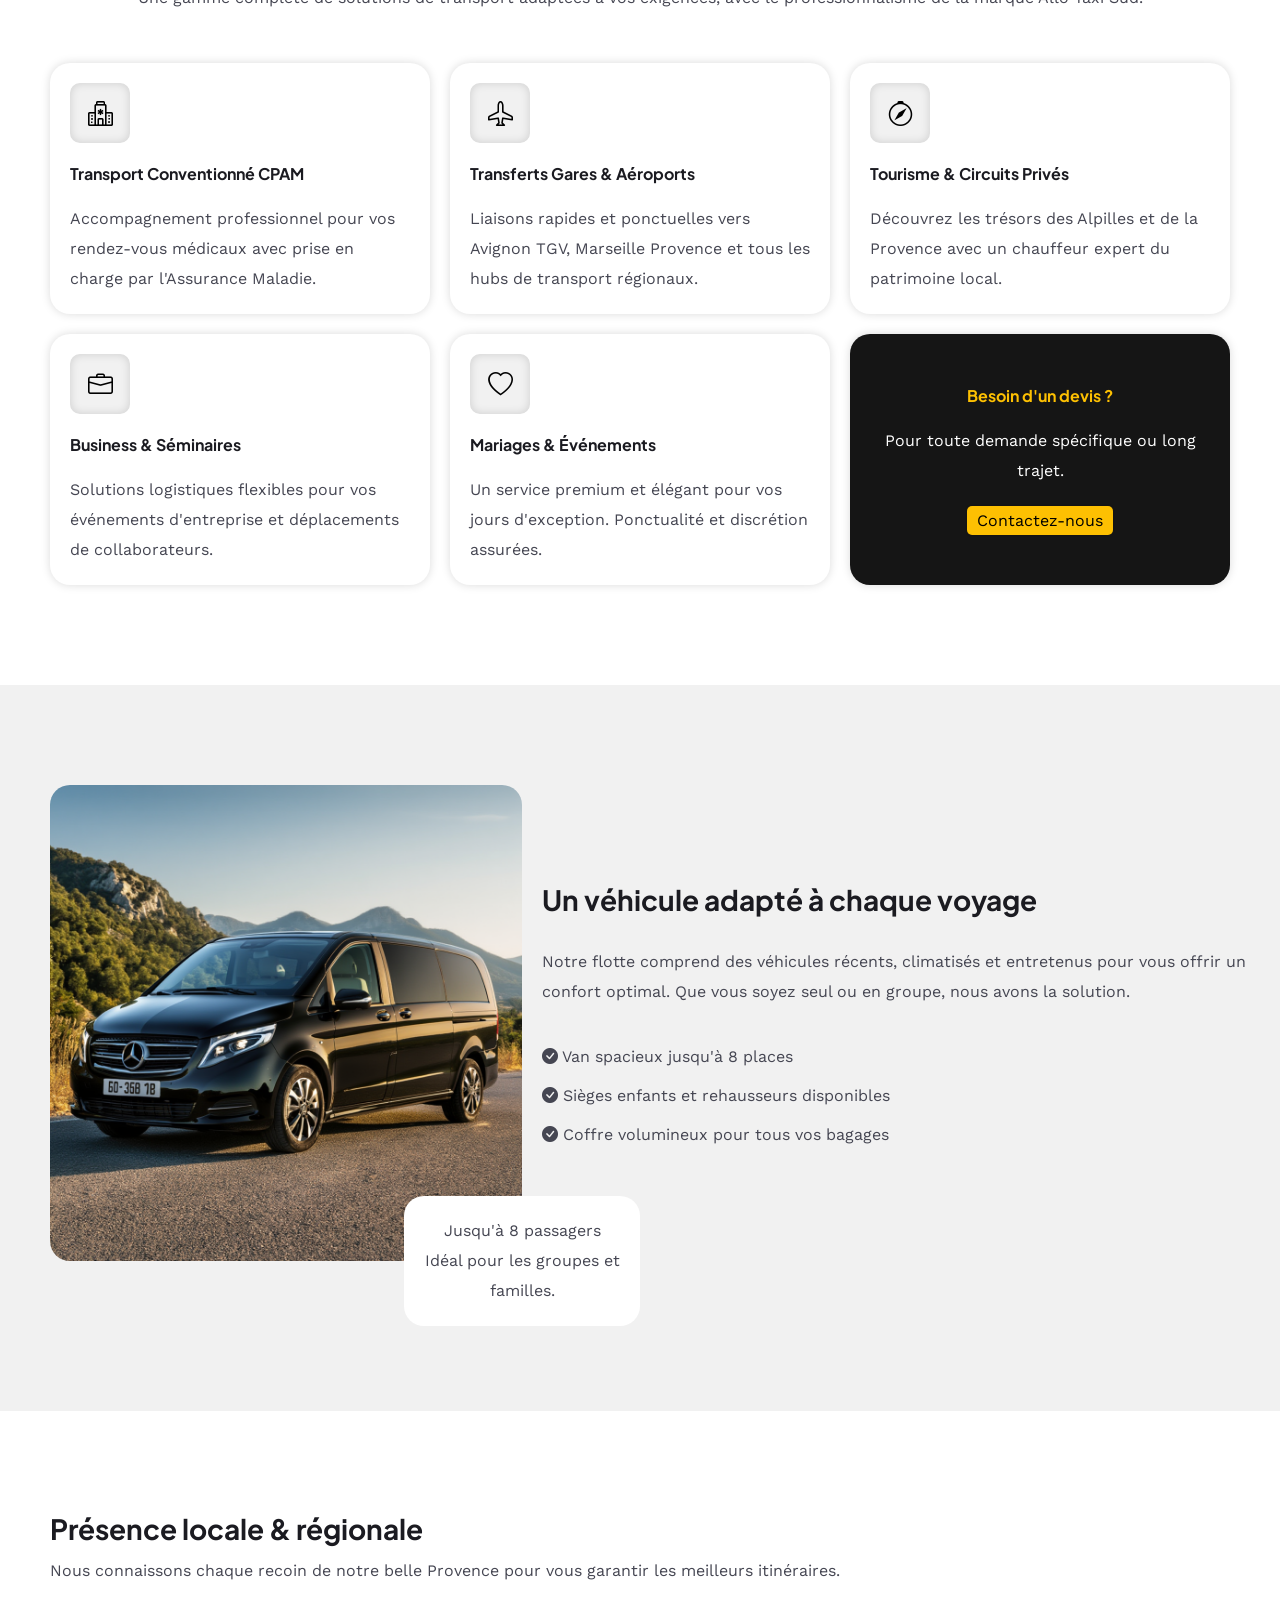
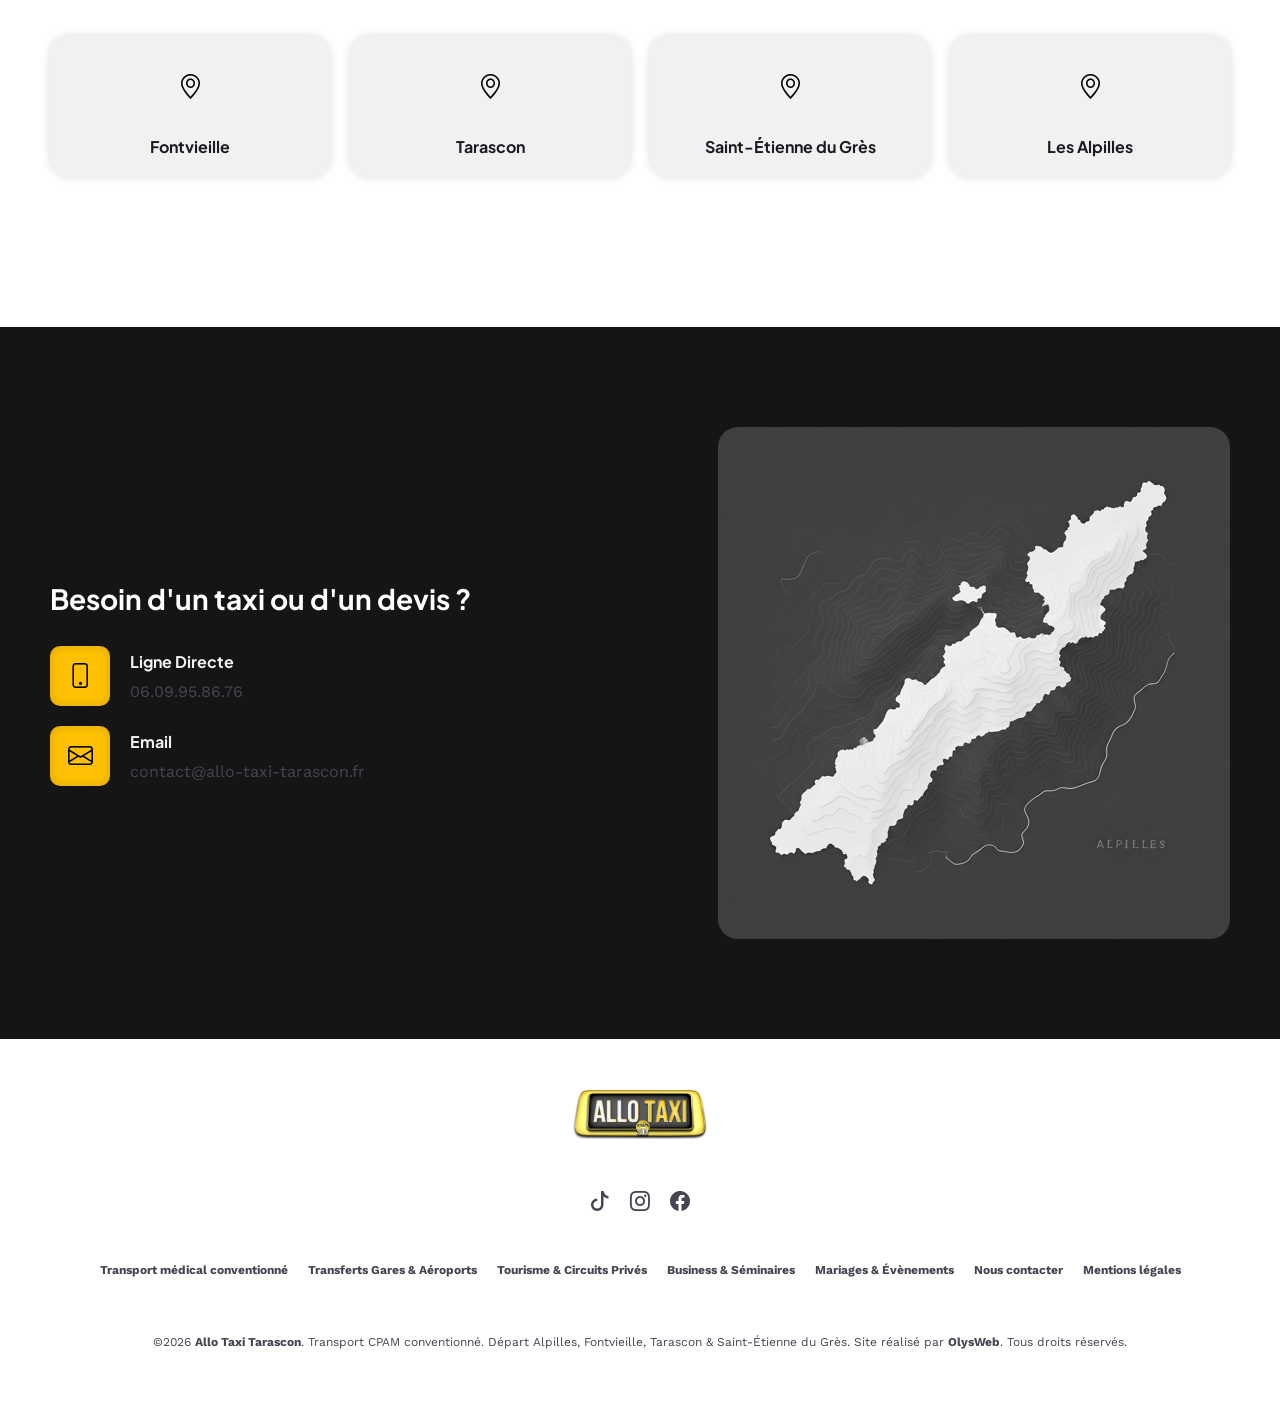
<file: allotaxitarascon/index.html>
<!doctype html>

<html lang="fr">

  <head>
    <!-- Google tag (gtag.js) -->
    <script async src="https://www.googletagmanager.com/gtag/js?id=G-GEX0VZF7E3"></script>
    <script>
      window.dataLayer = window.dataLayer || [];
      function gtag() {
        dataLayer.push(arguments);
      }
      gtag("js", new Date());

      gtag("config", "G-GEX0VZF7E3");
    </script>

    <meta charset="UTF-8" />
    <meta name="viewport" content="width=device-width, initial-scale=1.0" />
    <title>Allo Taxi Tarascon - Votre taxi de confiance à Tarascon</title>

    <!-- ICONS -->
    <!-- Favicon classique -->
    <link rel="icon" href="./assets/images/icons/icon.ico" sizes="any" />

    <!-- PNG standards -->
    <link rel="icon" type="image/png" sizes="32x32" href="./assets/images/icons/icon-32.png" />
    <link rel="icon" type="image/png" sizes="16x16" href="./assets/images/icons/icon-16.png" />

    <!-- Pour iOS (Apple) -->
    <link rel="apple-touch-icon" sizes="180x180" href="./assets/images/icons/apple-touch-icon.png" />

    <!-- Android / Chrome -->
    <link rel="icon" type="image/png" sizes="192x192" href="./assets/images/icons/icon-192.png" />
    <link rel="icon" type="image/png" sizes="512x512" href="./assets/images/icons/icon-512.png" />

    <!-- Couleur de thème navigateur -->
    <meta name="theme-color" content="#151515" />

    <!-- SEO -->
    <!-- Open Graph -->
    <meta property="og:title" content="Allo Taxi Tarascon - Votre taxi de confiance à Tarascon" />
    <meta property="og:description"
      content="Allo Taxi Tarascon - Transport privé et professionnel sur mesure, Transport médical (VSL), Transfert gare et aéroport, transport évènementiel - Disponible 24h/24 et 7j/7 sur réservation." />
    <meta property="og:image" content="https://allo-taxi-tarascon.fr/site.png" />
    <meta property="og:url" content="https://allo-taxi-tarascon.fr" />
    <meta property="og:type" content="website" />
    <meta property="og:site_name" content="Allo Taxi Tarascon" />

    <!-- Twitter Cards -->
    <meta name="twitter:card" content="summary_large_image" />
    <meta name="twitter:title" content="Allo Taxi Tarascon - Votre taxi de confiance à Tarascon" />
    <meta name="twitter:description"
      content="Allo Taxi Tarascon - Transport privé et professionnel sur mesure, Transport médical (VSL), Transfert gare et aéroport, transport évènementiel - Disponible 24h/24 et 7j/7 sur réservation." />
    <meta name="twitter:image" content="https://allo-taxi-tarascon.fr/site.png" />

    <!-- STYLES -->
    <link rel="stylesheet" href="./assets/css/style.css" />

    <!-- FONTS -->
    <link
      href="https://fonts.googleapis.com/css2?family=Plus+Jakarta+Sans:wght@400;600;700;800&amp;family=Work+Sans:wght@300;400;500;600&amp;display=swap"
      rel="stylesheet" />
    <link
      href="https://fonts.googleapis.com/css2?family=Material+Symbols+Outlined:wght,FILL@100..700,0..1&amp;display=swap"
      rel="stylesheet" />

    <!-- BOOTSTRAP ICONS -->
    <link rel="stylesheet" href="https://cdn.jsdelivr.net/npm/bootstrap-icons@1.13.1/font/bootstrap-icons.min.css" />
  </head>

  <body>
    <header>
      <a href="/">
        <img src="./assets/images/logos/logo.png" class="logo" alt="Logo" />
      </a>

      <div class="icons-nav">
        <a href="tel:+33609958676" class="button">
          <i class="bi bi-phone"></i>
        </a>
        <i class="bi bi-list" id="openIcon"></i>
        <i class="bi bi-x-circle" id="closeIcon"></i>
      </div>

      <nav>
        <a href="/" aria-label="Accueil">Accueil</a>
        <a href="#a-propos" aria-label="À propos">À propos</a>
        <a href="#nos-services" aria-label="Nos services">Nos services</a>
        <a href="#nos-vehicules" aria-label="Nos véhicules">Nos véhicules</a>
        <a href="#localisation" aria-label="Localisation">Localisation</a>
        <a href="#demander-un-devis" aria-label="Demander un devis">Demander un devis</a>
      </nav>

      <a href="tel:+33609958676" class="button" aria-label="Réserver maintenant">
        Réserver maintenant
      </a>
    </header>
    <main>
      <section id="hero">
        <div class="container">
          <span>Taxi Premium à Tarascon</span>
          <h1>Votre taxi de confiance <br /><span>à Tarascon</span></h1>
          <p>
            Fontvieille, Tarascon, Saint-Étienne du Grès &amp; toutes distances.
            Disponible 24h/7j sur réservation pour vos déplacements
            professionnels et personnels.
          </p>
          <div>
            <a href="tel:+33609958676" class="button" aria-label="Réserver maintenant">
              Réserver Maintenant
            </a>
            <a href="mailto:contact@allo-taxi-tarascon.fr" class="button2" aria-label="Demander un devis">
              Demander un devis
            </a>
          </div>
        </div>
      </section>

      <section id="a-propos">
        <div class="container">
          <div class="title-section">
            <h2>L'excellence de la mobilité</h2>
            <p>Un service sur mesure pour tous vos besoins</p>
          </div>
          <div class="grid-container">
            <div class="grid-item">
              <i class="bi bi-clock"></i>

              <h3>Disponibilité 24/7</h3>
              <p>
                Nous assurons vos trajets de jour comme de nuit, tous les jours
                de l'année, sans exception.
              </p>
            </div>
            <div class="grid-item super-item">
              <i class="bi bi-hospital"></i>
              <h3>CPAM Conventionné</h3>
              <p>
                Transport médical assis pris en charge. Nous vous accompagnons
                vers vos rendez-vous médicaux en toute sérénité.
              </p>
            </div>
            <div class="grid-item">
              <i class="bi bi-geo-fill"></i>
              <h3>Toutes Distances</h3>
              <p>
                Trajets locaux dans les Alpilles ou transferts longue distance
                vers gares et aéroports.
              </p>
            </div>
          </div>
        </div>
      </section>

      <section id="nos-services">
        <div class="container">
          <div class="title-section">
            <h2>Nos services</h2>
            <p>
              Une gamme complète de solutions de transport adaptées à vos
              exigences, avec le professionnalisme de la marque Allo Taxi Sud.
            </p>
          </div>

          <div class="grid-container">
            <div class="grid-item">
              <i class="bi bi-hospital"></i>
              <h3>Transport Conventionné CPAM</h3>
              <p>
                Accompagnement professionnel pour vos rendez-vous médicaux avec
                prise en charge par l'Assurance Maladie.
              </p>
            </div>

            <div class="grid-item">
              <i class="bi bi-airplane"></i>
              <h3>Transferts Gares &amp; Aéroports</h3>
              <p>
                Liaisons rapides et ponctuelles vers Avignon TGV, Marseille
                Provence et tous les hubs de transport régionaux.
              </p>
            </div>

            <div class="grid-item">
              <i class="bi bi-compass"></i>
              <h3>Tourisme &amp; Circuits Privés</h3>
              <p>
                Découvrez les trésors des Alpilles et de la Provence avec un
                chauffeur expert du patrimoine local.
              </p>
            </div>

            <div class="grid-item">
              <i class="bi bi-briefcase"></i>
              <h3>Business &amp; Séminaires</h3>
              <p class="text-on-surface-variant leading-relaxed mb-6">
                Solutions logistiques flexibles pour vos événements d'entreprise
                et déplacements de collaborateurs.
              </p>
            </div>

            <div class="grid-item">
              <i class="bi bi-heart"></i>
              <h3>Mariages &amp; Événements</h3>
              <p>
                Un service premium et élégant pour vos jours d'exception.
                Ponctualité et discrétion assurées.
              </p>
            </div>

            <div id="call-to-action" class="grid-item">
              <h3>Besoin d'un devis ?</h3>
              <p>Pour toute demande spécifique ou long trajet.</p>
              <a href="mailto:contact@allo-taxi-tarascon.fr" class="button2" aria-label="Contactez-nous">
                Contactez-nous
              </a>
            </div>
          </div>
        </div>
      </section>

      <section id="nos-vehicules">
        <div class="container">
          <div class="grid-container">
            <div class="img-container">
              <img src="./assets/images/vehicule-grande-capacite.webp" alt="Mercedes Vito" />
              <div class="label">
                <p class="text-primary font-bold text-lg leading-tight">
                  Jusqu'à 8 passagers
                </p>
                <p class="text-on-surface-variant text-sm mt-1">
                  Idéal pour les groupes et familles.
                </p>
              </div>
            </div>
            <div class="text-container">
              <h2>Un véhicule adapté à chaque voyage</h2>
              <p>
                Notre flotte comprend des véhicules récents, climatisés et
                entretenus pour vous offrir un confort optimal. Que vous soyez
                seul ou en groupe, nous avons la solution.
              </p>
              <ul>
                <li>
                  <i class="bi bi-check-circle-fill"></i>
                  Van spacieux jusqu'à 8 places
                </li>
                <li>
                  <i class="bi bi-check-circle-fill"></i>
                  Sièges enfants et rehausseurs disponibles
                </li>
                <li>
                  <i class="bi bi-check-circle-fill"></i>
                  Coffre volumineux pour tous vos bagages
                </li>
              </ul>
            </div>
          </div>
        </div>
      </section>

      <section id="localisation">
        <div class="container">
          <div class="title-section">
            <h2>Présence locale &amp; régionale</h2>
            <p>
              Nous connaissons chaque recoin de notre belle Provence pour vous
              garantir les meilleurs itinéraires.
            </p>
          </div>
          <div class="grid-container">
            <div class="grid-item">
              <i class="bi bi-geo-alt"></i>
              <h4>Fontvieille</h4>
            </div>
            <div class="grid-item">
              <i class="bi bi-geo-alt"></i>
              <h4 class="font-bold text-primary text-lg">Tarascon</h4>
            </div>
            <div class="grid-item">
              <i class="bi bi-geo-alt"></i>
              <h4>Saint-Étienne du Grès</h4>
            </div>
            <div class="grid-item">
              <i class="bi bi-geo-alt"></i>
              <h4>Les Alpilles</h4>
            </div>
          </div>
        </div>
      </section>

      <section id="demander-un-devis">
        <div class="container">
          <div class="grid-container">
            <div class="items-container">
              <h2>Besoin d'un taxi ou d'un devis ?</h2>

              <div class="item">
                <i class="bi bi-phone"></i>
                <div>
                  <h3>Ligne Directe</h3>
                  <a href="tel:+33609958676" aria-label="Téléphone:06.09.95.86.76">06.09.95.86.76</a>
                </div>
              </div>

              <div class="item">
                <i class="bi bi-envelope"></i>
                <div>
                  <h3>Email</h3>
                  <a href="mailto:contact@allo-taxi-tarascon.fr"
                    aria-label="Email:contact@allo-taxi-tarascon.fr">contact@allo-taxi-tarascon.fr</a>
                </div>
              </div>
            </div>

            <img src="./assets/images/alpilles.webp" alt="Vue des Alpilles" />
          </div>
        </div>
      </section>
    </main>

    <footer>
      <img src="./assets/images/logos/logo.png" alt="Logo" class="logo" />
      <div class="social-links">
        <a href="https://tiktok.com/@allotaxisud" target="_blank" aria-label="Lien TikTok">
          <i class="bi bi-tiktok"></i>
        </a>
        <a href="https://instagram.com/allotaxisud" target="_blank" aria-label="Lien Instagram">
          <i class="bi bi-instagram"></i>
        </a>
        <a href="https://facebook.com/allotaxisudalpilles" target="_blank" aria-label="Lien Facebook">
          <i class="bi bi-facebook"></i>
        </a>
      </div>
      <div class="links-footer">
        <a href="./#nos-services" aria-label="Transport médical conventionné">
          Transport médical conventionné
        </a>
        <a href="./#nos-services" aria-label="Transferts Gares & Aéroports">
          Transferts Gares & Aéroports
        </a>
        <a href="./#nos-services" aria-label="Tourisme & Circuits Privés">
          Tourisme & Circuits Privés
        </a>
        <a href="./#nos-services" aria-label="Business & Séminaires">Business & Séminaires</a>
        <a href="./#nos-services" aria-label="Mariages & Évènements">Mariages & Évènements</a>
        <a href="./#demander-un-devis" aria-label="Nous contacter">Nous contacter</a>
        <a href="./mentions-legales.html" aria-label="Mentions légales">Mentions légales</a>
      </div>

      <p class="copyright">
        ©2026 <a href="/">Allo Taxi Tarascon</a>. Transport CPAM conventionné.
        Départ Alpilles, Fontvieille, Tarascon &amp; Saint-Étienne du Grès. Site
        réalisé par
        <a href="https://olysweb.com" aria-label="OlysWeb" target="_blank">OlysWeb</a>. Tous droits réservés.
      </p>
    </footer>

    <script src="./assets/js/index.js"></script>
  </body>

</html>
</file>
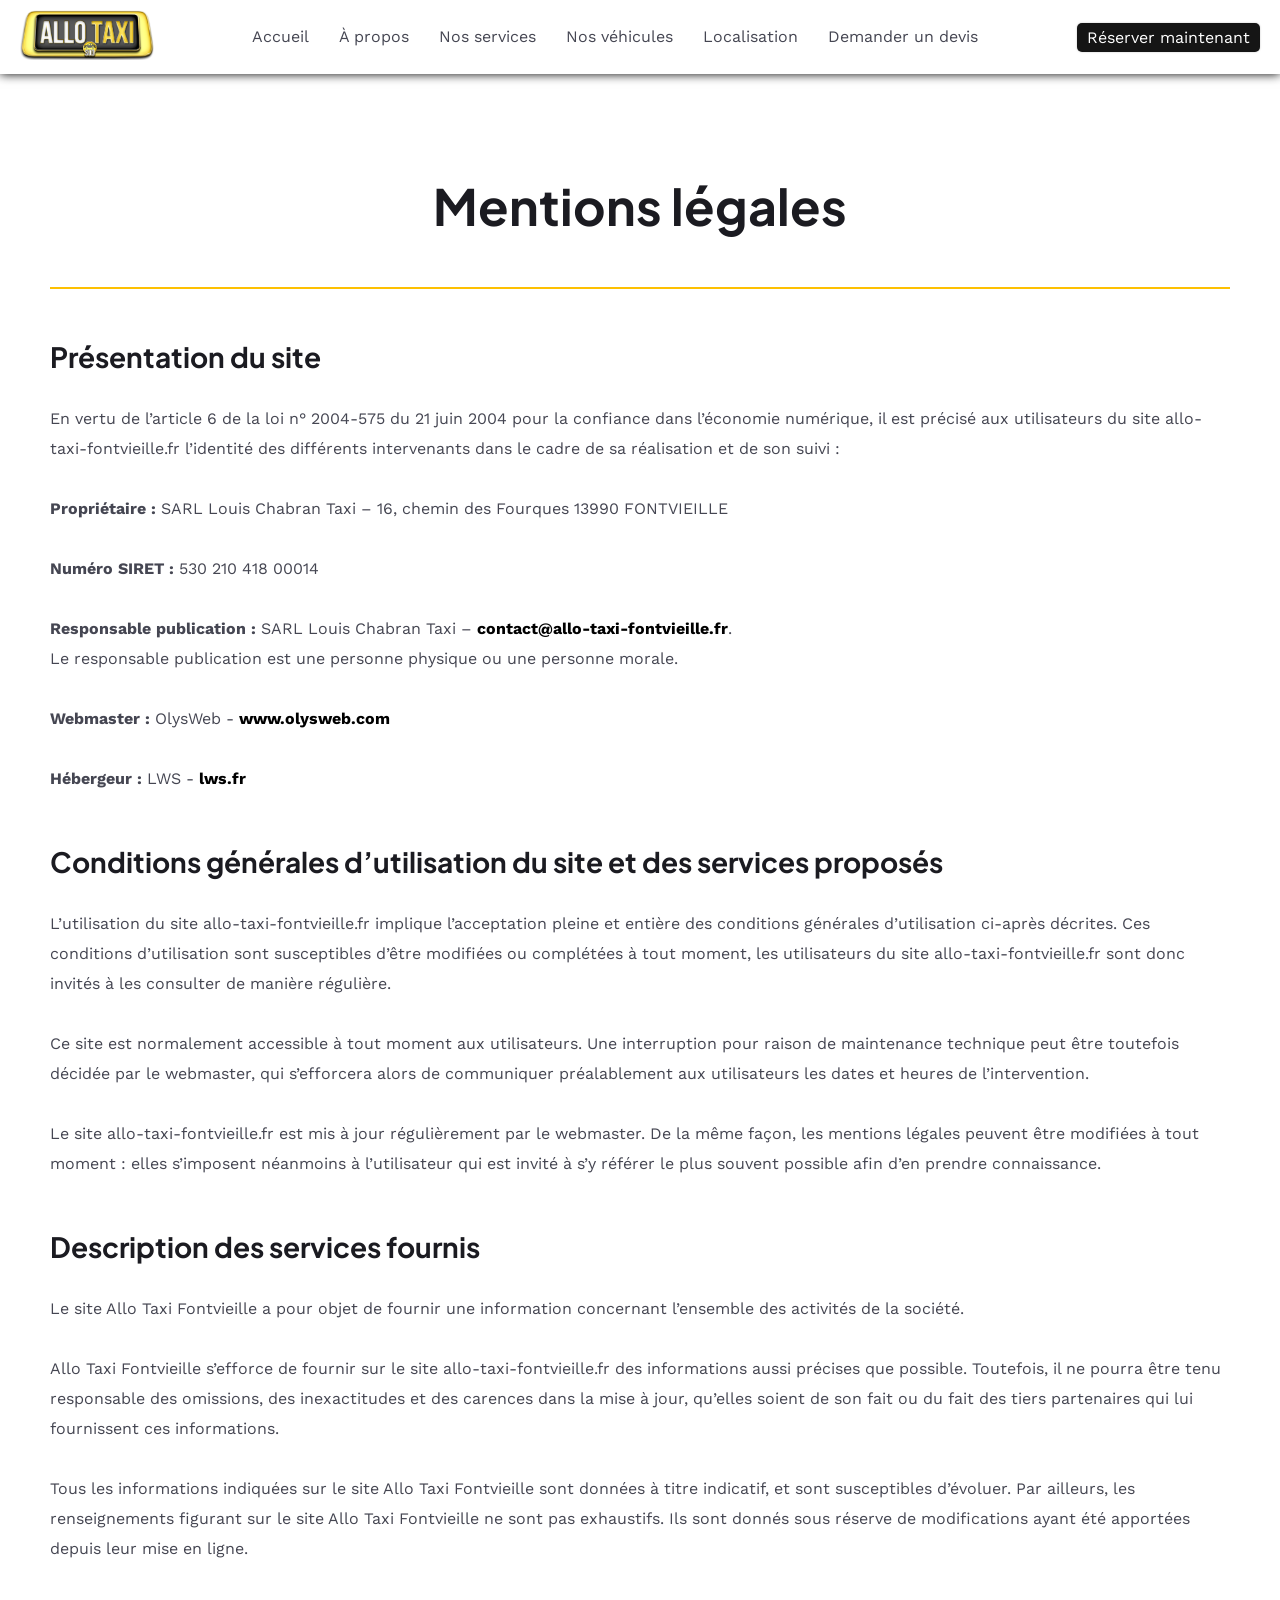
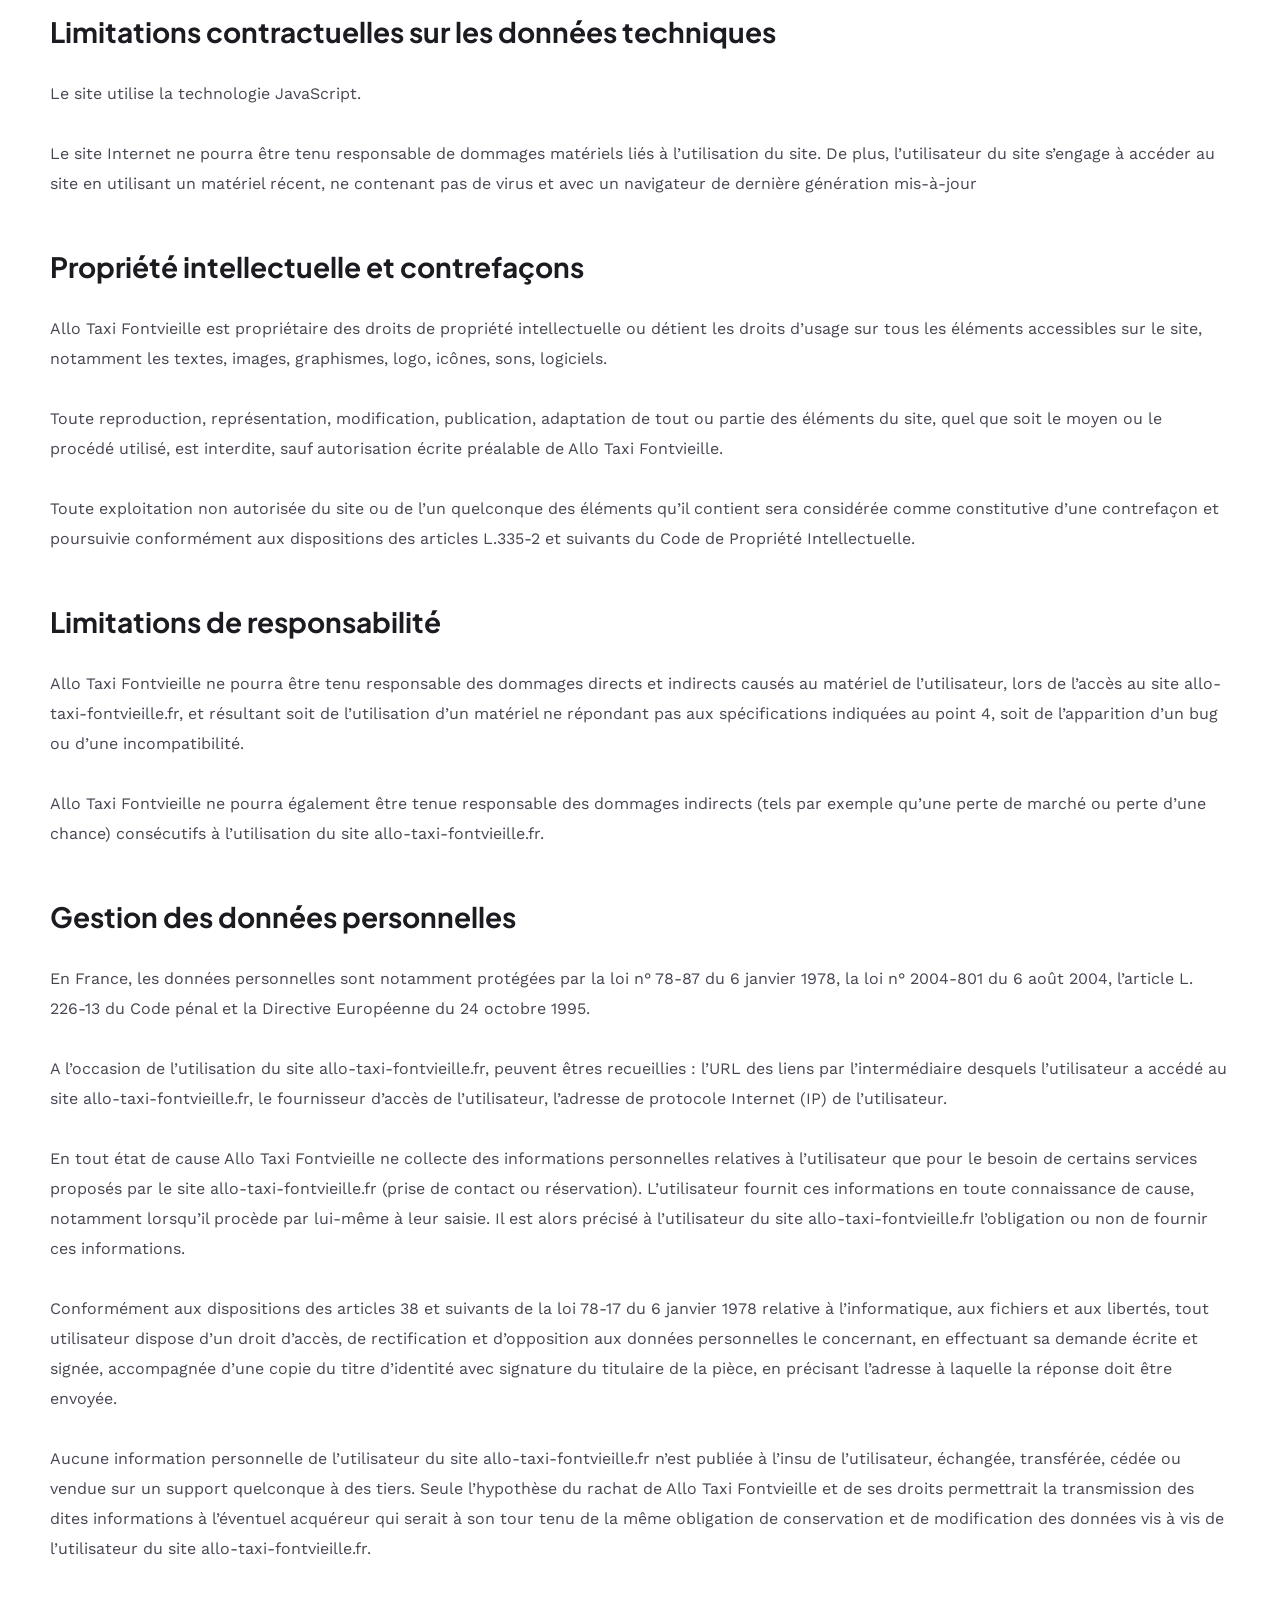
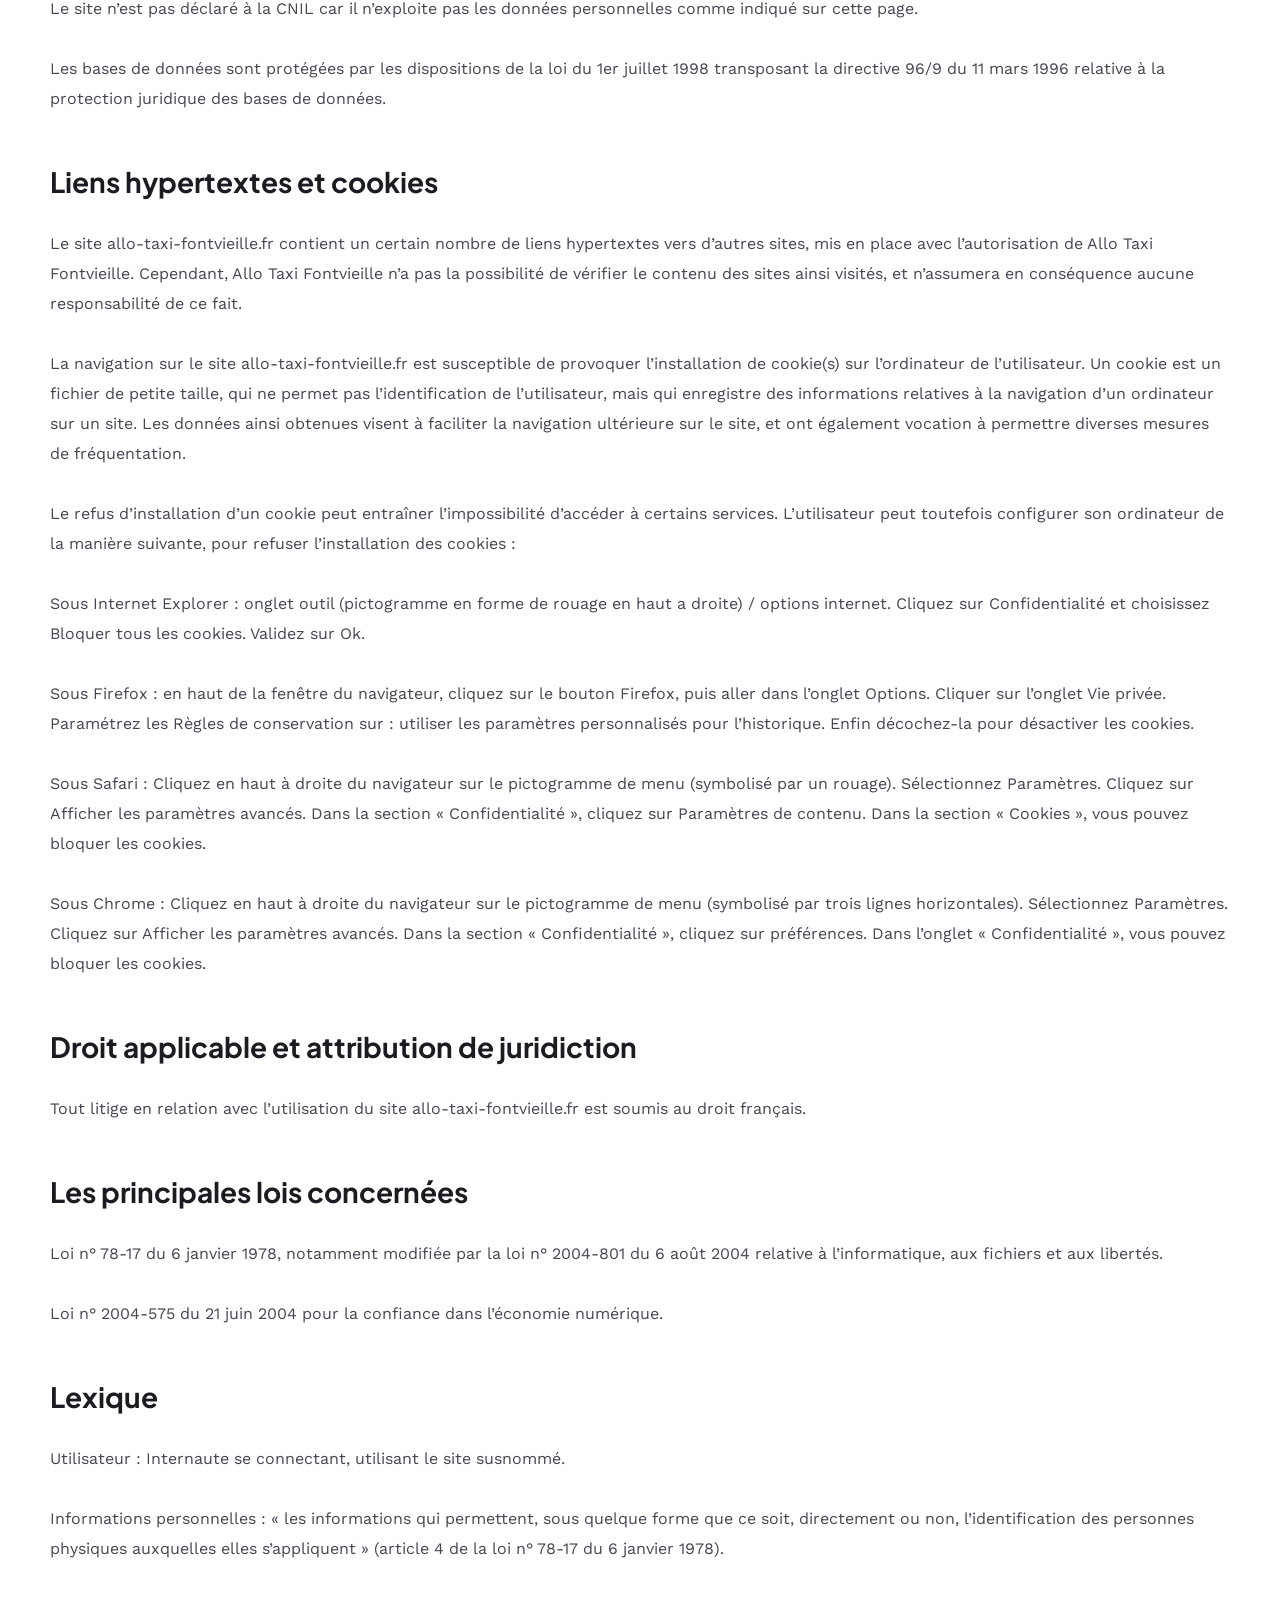
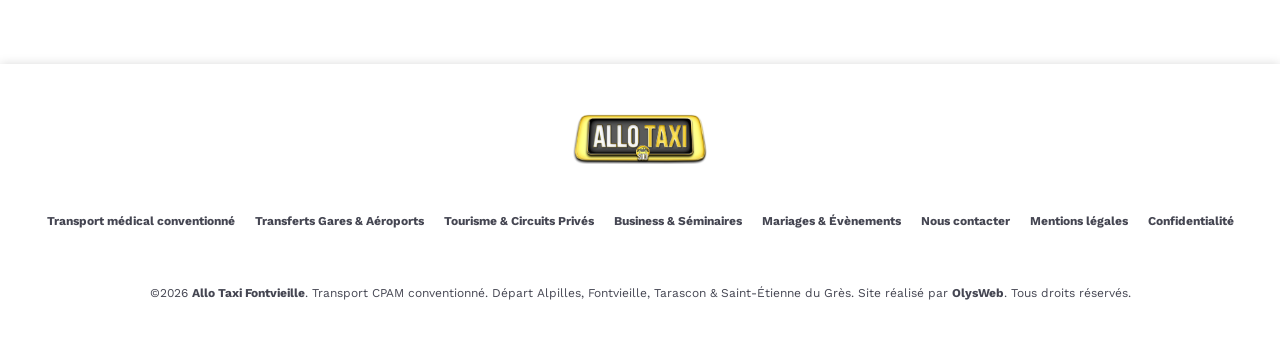
<file: allotaxifontvieille/mentions-legales.html>
<!doctype html>

<html lang="fr">

  <head>
    <!-- Google tag (gtag.js) -->
    <script async src="https://www.googletagmanager.com/gtag/js?id=G-ZEL8FD8NRP"></script>
    <script>
      window.dataLayer = window.dataLayer || [];
      function gtag() {
        dataLayer.push(arguments);
      }
      gtag("js", new Date());

      gtag("config", "G-ZEL8FD8NRP");
    </script>
    <meta charset="UTF-8" />
    <meta name="viewport" content="width=device-width, initial-scale=1.0" />
    <title>Allo Taxi Fontvieille - Votre taxi de confiance à Fontvieille</title>

    <!-- ICONS -->
    <!-- Favicon classique -->
    <link rel="icon" href="./assets/images/icons/icon.ico" sizes="any" />

    <!-- PNG standards -->
    <link rel="icon" type="image/png" sizes="32x32" href="./assets/images/icons/icon-32.png" />
    <link rel="icon" type="image/png" sizes="16x16" href="./assets/images/icons/icon-16.png" />

    <!-- Pour iOS (Apple) -->
    <link rel="apple-touch-icon" sizes="180x180" href="./assets/images/icons/apple-touch-icon.png" />

    <!-- Android / Chrome -->
    <link rel="icon" type="image/png" sizes="192x192" href="./assets/images/icons/icon-192.png" />
    <link rel="icon" type="image/png" sizes="512x512" href="./assets/images/icons/icon-512.png" />

    <!-- Couleur de thème navigateur -->
    <meta name="theme-color" content="#151515" />

    <!-- SEO -->
    <!-- Open Graph -->
    <meta property="og:title" content="Allo Taxi Fontvieille - Votre taxi de confiance à Fontvieille" />
    <meta property="og:description"
      content="Allo Taxi Fontvieille - Transport privé et professionnel sur mesure, Transport médical (VSL), Transfert gare et aéroport, transport évènementiel - Disponible 24h/24 et 7j/7 sur réservation." />
    <meta property="og:image" content="https://allo-taxi-fontvieille.fr/site.png" />
    <meta property="og:url" content="https://allo-taxi-fontvieille.fr/mentions-legales.html" />
    <meta property="og:type" content="website" />
    <meta property="og:site_name" content="Allo Taxi Fontvieille" />

    <!-- Twitter Cards -->
    <meta name="twitter:card" content="summary_large_image" />
    <meta name="twitter:title" content="Allo Taxi Fontvieille - Votre taxi de confiance à Fontvieille" />
    <meta name="twitter:description"
      content="Allo Taxi Fontvieille - Transport privé et professionnel sur mesure, Transport médical (VSL), Transfert gare et aéroport, transport évènementiel - Disponible 24h/24 et 7j/7 sur réservation." />
    <meta name="twitter:image" content="https://allo-taxi-fontvieille.fr/site.png" />

    <!-- STYLES -->
    <link rel="stylesheet" href="./assets/css/style.css" />

    <!-- FONTS -->
    <link
      href="https://fonts.googleapis.com/css2?family=Plus+Jakarta+Sans:wght@400;600;700;800&amp;family=Work+Sans:wght@300;400;500;600&amp;display=swap"
      rel="stylesheet" />
    <link
      href="https://fonts.googleapis.com/css2?family=Material+Symbols+Outlined:wght,FILL@100..700,0..1&amp;display=swap"
      rel="stylesheet" />

    <!-- BOOTSTRAP ICONS -->
    <link rel="stylesheet" href="https://cdn.jsdelivr.net/npm/bootstrap-icons@1.13.1/font/bootstrap-icons.min.css" />
  </head>

  <body>
    <header>
      <a href="/">
        <img src="./assets/images/logos/logo.png" class="logo" alt="Logo" />
      </a>

      <div class="icons-nav">
        <a href="tel:+33617432959" class="button">
          <i class="bi bi-phone"></i>
        </a>
        <i class="bi bi-list" id="openIcon"></i>
        <i class="bi bi-x-circle" id="closeIcon"></i>
      </div>

      <nav>
        <a href="/" aria-label="Accueil">Accueil</a>
        <a href="#a-propos" aria-label="À propos">À propos</a>
        <a href="#nos-services" aria-label="Nos services">Nos services</a>
        <a href="#nos-vehicules" aria-label="Nos véhicules">Nos véhicules</a>
        <a href="#localisation" aria-label="Localisation">Localisation</a>
        <a href="#demander-un-devis" aria-label="Demander un devis">Demander un devis</a>
      </nav>

      <a href="tel:+33617432959" class="button" aria-label="Réserver maintenant">
        Réserver maintenant
      </a>
    </header>
    <main class="legal">
      <div class="title-page">
        <h1>Mentions légales</h1>
      </div>
      <section class="card">
        <h2>Présentation du site</h2>
        <p>
          En vertu de l’article 6 de la loi n° 2004-575 du 21 juin 2004 pour la
          confiance dans l’économie numérique, il est précisé aux utilisateurs
          du site allo-taxi-fontvieille.fr l’identité des différents
          intervenants dans le cadre de sa réalisation et de son suivi :
          <br /><br />
          <strong> Propriétaire : </strong> SARL Louis Chabran Taxi – 16, chemin
          des Fourques 13990 FONTVIEILLE <br /><br />
          <strong>Numéro SIRET : </strong>530 210 418 00014 <br /><br />
          <strong> Responsable publication : </strong>
          SARL Louis Chabran Taxi –
          <a href="mailto:contact@allo-taxi-fontvieille.fr"
            aria-label="Email : contact@allo-taxi-fontvieille.fr">contact@allo-taxi-fontvieille.fr</a>.
          <br />
          Le responsable publication est une personne physique ou une personne
          morale.
          <br /><br />
          <strong> Webmaster : </strong>
          OlysWeb -
          <a href="https://olysweb.com" target="_blank" aria-label="OlysWeb">www.olysweb.com</a>

          <br /><br />
          <strong> Hébergeur : </strong>
          LWS -
          <a href="https://lws.fr" target="_blank" aria-label="LWS">lws.fr</a>
        </p>
      </section>

      <section class="card">
        <h2>
          Conditions générales d’utilisation du site et des services proposés
        </h2>

        <p>
          L’utilisation du site allo-taxi-fontvieille.fr implique l’acceptation
          pleine et entière des conditions générales d’utilisation ci-après
          décrites. Ces conditions d’utilisation sont susceptibles d’être
          modifiées ou complétées à tout moment, les utilisateurs du site
          allo-taxi-fontvieille.fr sont donc invités à les consulter de manière
          régulière.
          <br /><br />
          Ce site est normalement accessible à tout moment aux utilisateurs. Une
          interruption pour raison de maintenance technique peut être toutefois
          décidée par le webmaster, qui s’efforcera alors de communiquer
          préalablement aux utilisateurs les dates et heures de l’intervention.
          <br /><br />
          Le site allo-taxi-fontvieille.fr est mis à jour régulièrement par le
          webmaster. De la même façon, les mentions légales peuvent être
          modifiées à tout moment : elles s’imposent néanmoins à l’utilisateur
          qui est invité à s’y référer le plus souvent possible afin d’en
          prendre connaissance.
        </p>
      </section>
      <section class="card">
        <h2>Description des services fournis</h2>
        <p>
          Le site Allo Taxi Fontvieille a pour objet de fournir une information
          concernant l’ensemble des activités de la société.
          <br /><br />
          Allo Taxi Fontvieille s’efforce de fournir sur le site
          allo-taxi-fontvieille.fr des informations aussi précises que possible.
          Toutefois, il ne pourra être tenu responsable des omissions, des
          inexactitudes et des carences dans la mise à jour, qu’elles soient de
          son fait ou du fait des tiers partenaires qui lui fournissent ces
          informations.
          <br /><br />
          Tous les informations indiquées sur le site Allo Taxi Fontvieille sont
          données à titre indicatif, et sont susceptibles d’évoluer. Par
          ailleurs, les renseignements figurant sur le site Allo Taxi
          Fontvieille ne sont pas exhaustifs. Ils sont donnés sous réserve de
          modifications ayant été apportées depuis leur mise en ligne.
        </p>
      </section>

      <section class="card">
        <h2>Limitations contractuelles sur les données techniques</h2>
        <p>
          Le site utilise la technologie JavaScript.
          <br /><br />
          Le site Internet ne pourra être tenu responsable de dommages matériels
          liés à l’utilisation du site. De plus, l’utilisateur du site s’engage
          à accéder au site en utilisant un matériel récent, ne contenant pas de
          virus et avec un navigateur de dernière génération mis-à-jour
        </p>
      </section>

      <section class="card">
        <h2>Propriété intellectuelle et contrefaçons</h2>
        <p>
          Allo Taxi Fontvieille est propriétaire des droits de propriété
          intellectuelle ou détient les droits d’usage sur tous les éléments
          accessibles sur le site, notamment les textes, images, graphismes,
          logo, icônes, sons, logiciels.
          <br /><br />
          Toute reproduction, représentation, modification, publication,
          adaptation de tout ou partie des éléments du site, quel que soit le
          moyen ou le procédé utilisé, est interdite, sauf autorisation écrite
          préalable de Allo Taxi Fontvieille.
          <br /><br />
          Toute exploitation non autorisée du site ou de l’un quelconque des
          éléments qu’il contient sera considérée comme constitutive d’une
          contrefaçon et poursuivie conformément aux dispositions des articles
          L.335-2 et suivants du Code de Propriété Intellectuelle.
        </p>
      </section>

      <section class="card">
        <h2>Limitations de responsabilité</h2>
        <p>
          Allo Taxi Fontvieille ne pourra être tenu responsable des dommages
          directs et indirects causés au matériel de l’utilisateur, lors de
          l’accès au site allo-taxi-fontvieille.fr, et résultant soit de
          l’utilisation d’un matériel ne répondant pas aux spécifications
          indiquées au point 4, soit de l’apparition d’un bug ou d’une
          incompatibilité.
          <br /><br />
          Allo Taxi Fontvieille ne pourra également être tenue responsable des
          dommages indirects (tels par exemple qu’une perte de marché ou perte
          d’une chance) consécutifs à l’utilisation du site
          allo-taxi-fontvieille.fr.
        </p>
      </section>

      <section class="card">
        <h2>Gestion des données personnelles</h2>
        <p>
          En France, les données personnelles sont notamment protégées par la
          loi n° 78-87 du 6 janvier 1978, la loi n° 2004-801 du 6 août 2004,
          l’article L. 226-13 du Code pénal et la Directive Européenne du 24
          octobre 1995.
          <br /><br />
          A l’occasion de l’utilisation du site allo-taxi-fontvieille.fr,
          peuvent êtres recueillies : l’URL des liens par l’intermédiaire
          desquels l’utilisateur a accédé au site allo-taxi-fontvieille.fr, le
          fournisseur d’accès de l’utilisateur, l’adresse de protocole Internet
          (IP) de l’utilisateur.
          <br /><br />
          En tout état de cause Allo Taxi Fontvieille ne collecte des
          informations personnelles relatives à l’utilisateur que pour le besoin
          de certains services proposés par le site allo-taxi-fontvieille.fr
          (prise de contact ou réservation). L’utilisateur fournit ces
          informations en toute connaissance de cause, notamment lorsqu’il
          procède par lui-même à leur saisie. Il est alors précisé à
          l’utilisateur du site allo-taxi-fontvieille.fr l’obligation ou non de
          fournir ces informations.
          <br /><br />
          Conformément aux dispositions des articles 38 et suivants de la loi
          78-17 du 6 janvier 1978 relative à l’informatique, aux fichiers et aux
          libertés, tout utilisateur dispose d’un droit d’accès, de
          rectification et d’opposition aux données personnelles le concernant,
          en effectuant sa demande écrite et signée, accompagnée d’une copie du
          titre d’identité avec signature du titulaire de la pièce, en précisant
          l’adresse à laquelle la réponse doit être envoyée.
          <br /><br />
          Aucune information personnelle de l’utilisateur du site
          allo-taxi-fontvieille.fr n’est publiée à l’insu de l’utilisateur,
          échangée, transférée, cédée ou vendue sur un support quelconque à des
          tiers. Seule l’hypothèse du rachat de Allo Taxi Fontvieille et de ses
          droits permettrait la transmission des dites informations à l’éventuel
          acquéreur qui serait à son tour tenu de la même obligation de
          conservation et de modification des données vis à vis de l’utilisateur
          du site allo-taxi-fontvieille.fr.
          <br /><br />
          Le site n’est pas déclaré à la CNIL car il n’exploite pas les données
          personnelles comme indiqué sur cette page.
          <br /><br />
          Les bases de données sont protégées par les dispositions de la loi du
          1er juillet 1998 transposant la directive 96/9 du 11 mars 1996
          relative à la protection juridique des bases de données.
        </p>
      </section>

      <section class="card">
        <h2>Liens hypertextes et cookies</h2>
        <p>
          Le site allo-taxi-fontvieille.fr contient un certain nombre de liens
          hypertextes vers d’autres sites, mis en place avec l’autorisation de
          Allo Taxi Fontvieille. Cependant, Allo Taxi Fontvieille n’a pas la
          possibilité de vérifier le contenu des sites ainsi visités, et
          n’assumera en conséquence aucune responsabilité de ce fait.
          <br /><br />
          La navigation sur le site allo-taxi-fontvieille.fr est susceptible de
          provoquer l’installation de cookie(s) sur l’ordinateur de
          l’utilisateur. Un cookie est un fichier de petite taille, qui ne
          permet pas l’identification de l’utilisateur, mais qui enregistre des
          informations relatives à la navigation d’un ordinateur sur un site.
          Les données ainsi obtenues visent à faciliter la navigation ultérieure
          sur le site, et ont également vocation à permettre diverses mesures de
          fréquentation.
          <br /><br />
          Le refus d’installation d’un cookie peut entraîner l’impossibilité
          d’accéder à certains services. L’utilisateur peut toutefois configurer
          son ordinateur de la manière suivante, pour refuser l’installation des
          cookies :
          <br /><br />
          Sous Internet Explorer : onglet outil (pictogramme en forme de rouage
          en haut a droite) / options internet. Cliquez sur Confidentialité et
          choisissez Bloquer tous les cookies. Validez sur Ok.
          <br /><br />
          Sous Firefox : en haut de la fenêtre du navigateur, cliquez sur le
          bouton Firefox, puis aller dans l’onglet Options. Cliquer sur l’onglet
          Vie privée. Paramétrez les Règles de conservation sur : utiliser les
          paramètres personnalisés pour l’historique. Enfin décochez-la pour
          désactiver les cookies.
          <br /><br />
          Sous Safari : Cliquez en haut à droite du navigateur sur le
          pictogramme de menu (symbolisé par un rouage). Sélectionnez
          Paramètres. Cliquez sur Afficher les paramètres avancés. Dans la
          section « Confidentialité », cliquez sur Paramètres de contenu. Dans
          la section « Cookies », vous pouvez bloquer les cookies.
          <br /><br />
          Sous Chrome : Cliquez en haut à droite du navigateur sur le
          pictogramme de menu (symbolisé par trois lignes horizontales).
          Sélectionnez Paramètres. Cliquez sur Afficher les paramètres avancés.
          Dans la section « Confidentialité », cliquez sur préférences. Dans
          l’onglet « Confidentialité », vous pouvez bloquer les cookies.
        </p>
      </section>
      <section class="card">
        <h2>Droit applicable et attribution de juridiction</h2>
        <p>
          Tout litige en relation avec l’utilisation du site
          allo-taxi-fontvieille.fr est soumis au droit français.
        </p>
      </section>

      <section class="card">
        <h2>Les principales lois concernées</h2>
        <p>
          Loi n° 78-17 du 6 janvier 1978, notamment modifiée par la loi n°
          2004-801 du 6 août 2004 relative à l’informatique, aux fichiers et aux
          libertés.
          <br /><br />
          Loi n° 2004-575 du 21 juin 2004 pour la confiance dans l’économie
          numérique.
        </p>
      </section>

      <section class="card">
        <h2>Lexique</h2>
        <p>
          Utilisateur : Internaute se connectant, utilisant le site susnommé.
          <br /><br />
          Informations personnelles : « les informations qui permettent, sous
          quelque forme que ce soit, directement ou non, l’identification des
          personnes physiques auxquelles elles s’appliquent » (article 4 de la
          loi n° 78-17 du 6 janvier 1978).
        </p>
      </section>
    </main>

    <footer>
      <img src="./assets/images/logos/logo.png" alt="Logo" class="logo" />

      <div class="links-footer">
        <a href="./#nos-services" aria-label="Transport médical conventionné">
          Transport médical conventionné
        </a>
        <a href="./#nos-services" aria-label="Transferts Gares & Aéroports">
          Transferts Gares & Aéroports
        </a>
        <a href="./#nos-services" aria-label="Tourisme & Circuits Privés">
          Tourisme & Circuits Privés
        </a>
        <a href="./#nos-services" aria-label="Business & Séminaires">Business & Séminaires</a>
        <a href="./#nos-services" aria-label="Mariages & Évènements">Mariages & Évènements</a>
        <a href="./#demander-un-devis" aria-label="Nous contacter">Nous contacter</a>
        <a href="./mentions-legales.html" aria-label="Mentions légales">Mentions légales</a>
        <a href="./confidentialite.html" aria-label="Confidentialité">Confidentialité</a>
      </div>

      <p class="copyright">
        ©2026 <a href="/">Allo Taxi Fontvieille</a>. Transport CPAM
        conventionné. Départ Alpilles, Fontvieille, Tarascon &amp; Saint-Étienne
        du Grès. Site réalisé par
        <a href="https://olysweb.com" aria-label="OlysWeb" target="_blank">OlysWeb</a>. Tous droits réservés.
      </p>
    </footer>

    <script src="./assets/js/index.js"></script>
  </body>

</html>
</file>
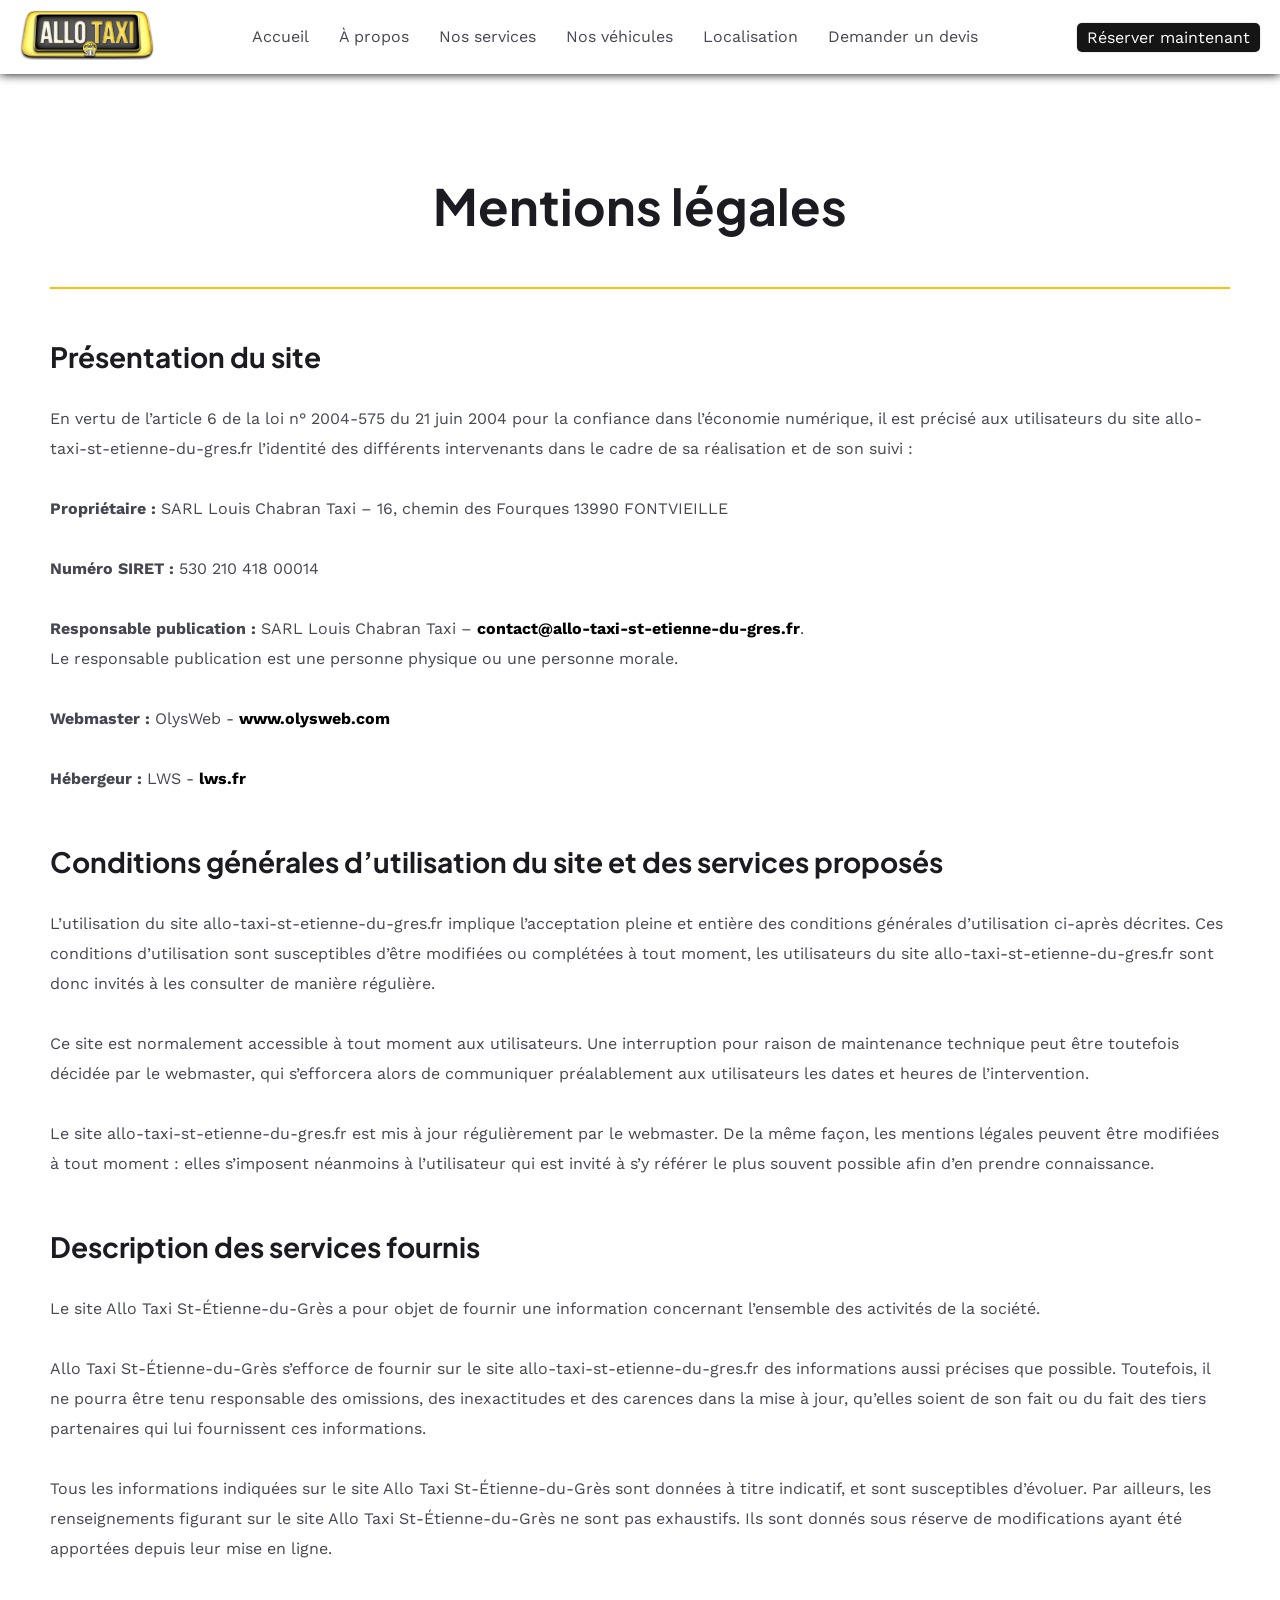
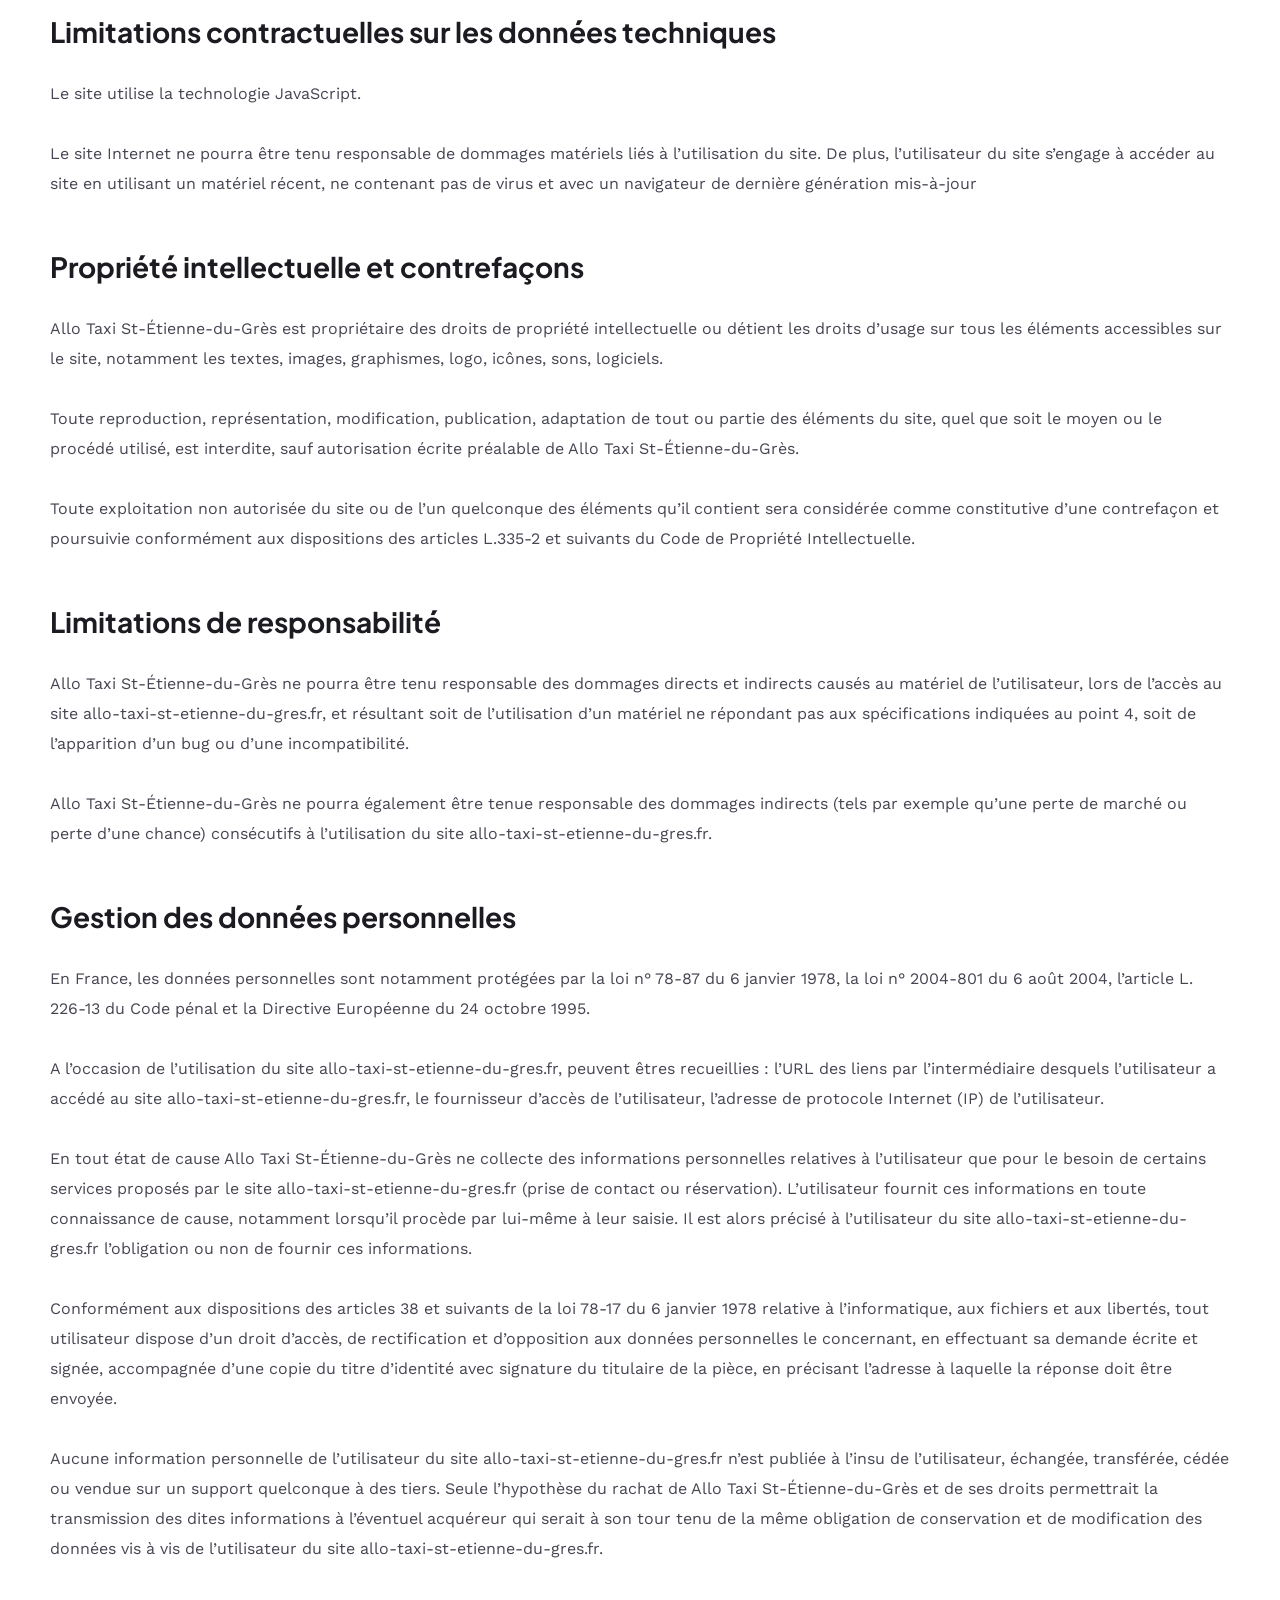
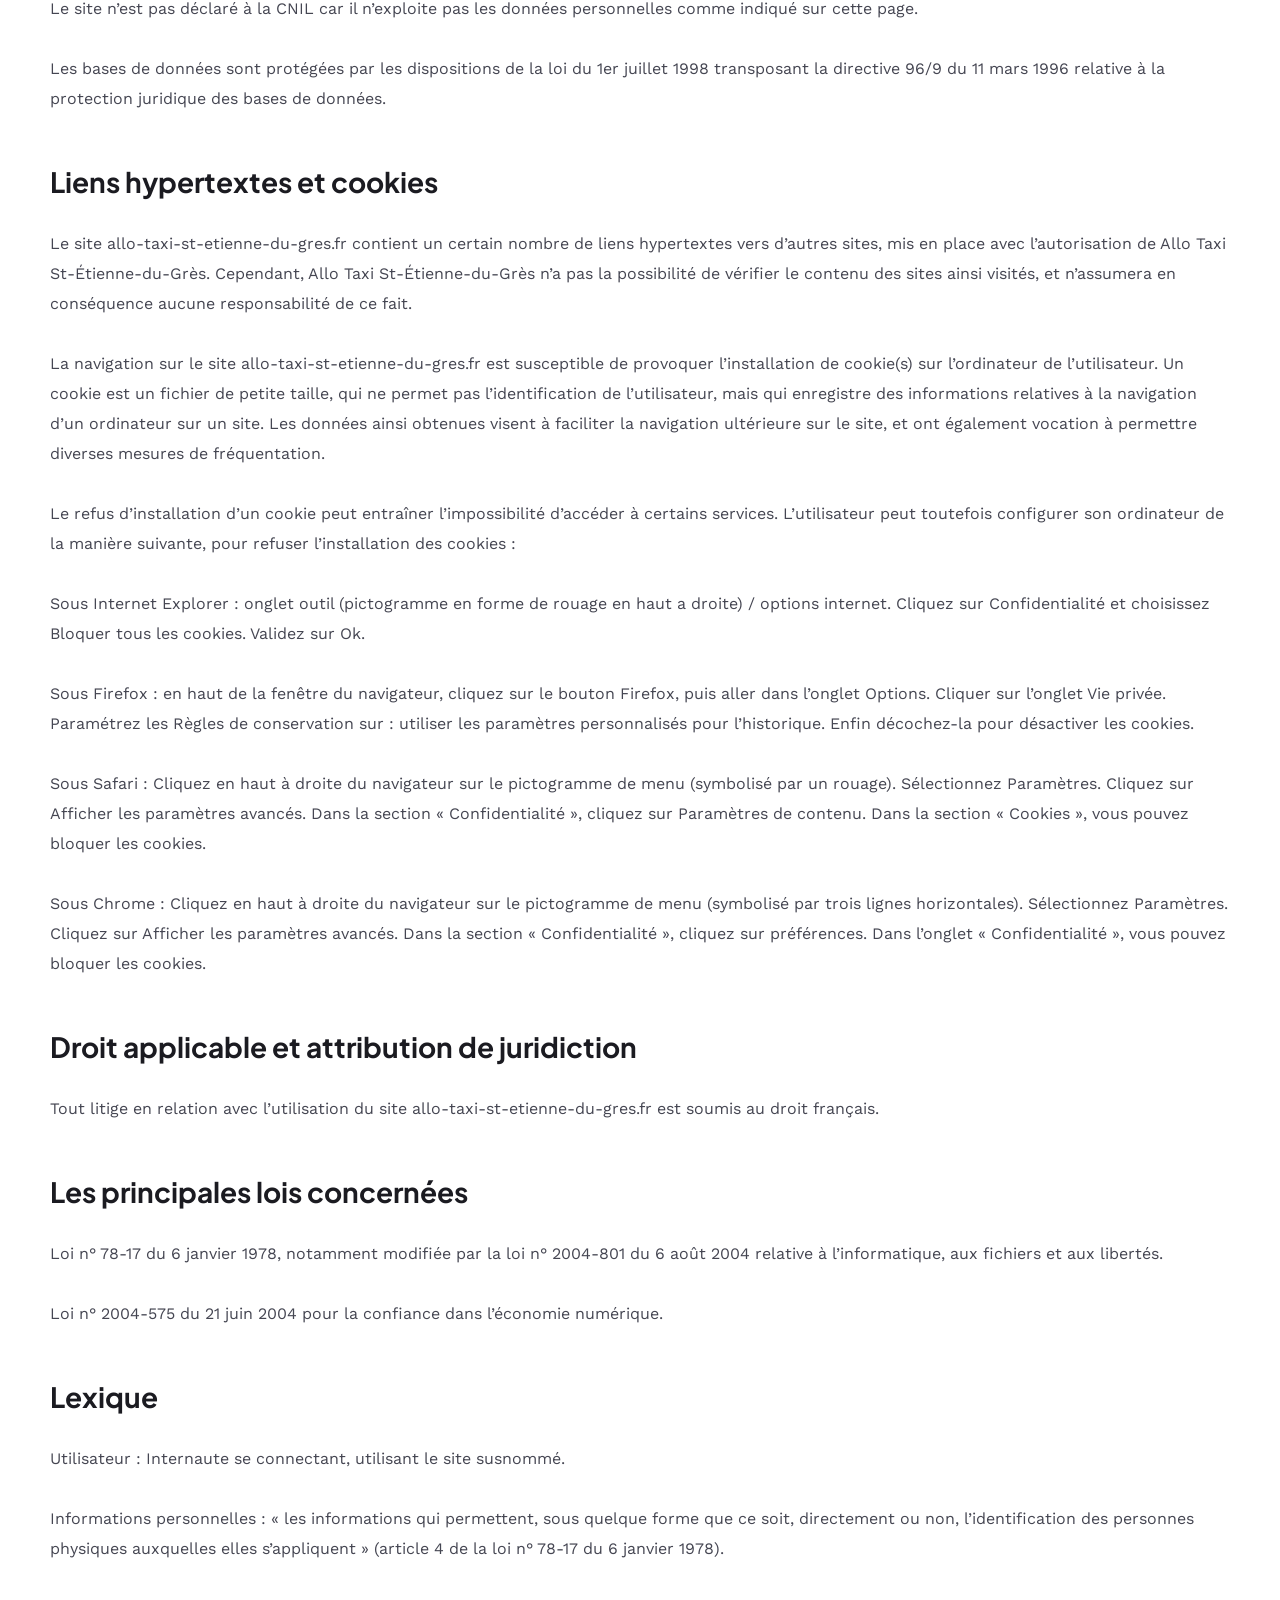
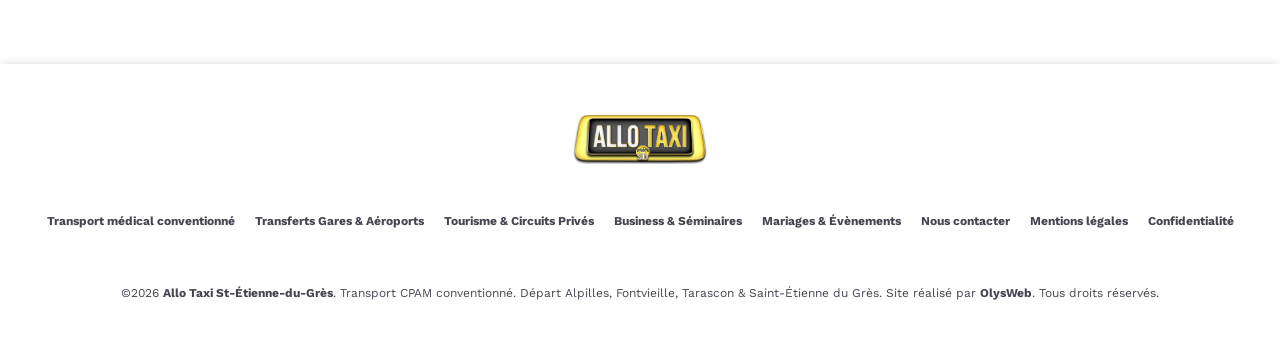
<file: allotaxistetiennedugres/mentions-legales.html>
<!doctype html>

<html lang="fr">

  <head>
    <!-- Google tag (gtag.js) -->
    <script async src="https://www.googletagmanager.com/gtag/js?id=G-H2Y6EC61Y9"></script>
    <script>
      window.dataLayer = window.dataLayer || [];
      function gtag() {
        dataLayer.push(arguments);
      }
      gtag("js", new Date());

      gtag("config", "G-H2Y6EC61Y9");
    </script>
    <meta charset="UTF-8" />
    <meta name="viewport" content="width=device-width, initial-scale=1.0" />
    <title>
      Allo Taxi St-Étienne-du-Grès - Votre taxi de confiance à
      St-Étienne-du-Grès
    </title>

    <!-- ICONS -->
    <!-- Favicon classique -->
    <link rel="icon" href="./assets/images/icons/icon.ico" sizes="any" />

    <!-- PNG standards -->
    <link rel="icon" type="image/png" sizes="32x32" href="./assets/images/icons/icon-32.png" />
    <link rel="icon" type="image/png" sizes="16x16" href="./assets/images/icons/icon-16.png" />

    <!-- Pour iOS (Apple) -->
    <link rel="apple-touch-icon" sizes="180x180" href="./assets/images/icons/apple-touch-icon.png" />

    <!-- Android / Chrome -->
    <link rel="icon" type="image/png" sizes="192x192" href="./assets/images/icons/icon-192.png" />
    <link rel="icon" type="image/png" sizes="512x512" href="./assets/images/icons/icon-512.png" />

    <!-- Couleur de thème navigateur -->
    <meta name="theme-color" content="#151515" />

    <!-- SEO -->
    <!-- Open Graph -->
    <meta property="og:title" content="Allo Taxi St-Étienne-du-Grès - Votre taxi de confiance à St-Étienne-du-Grès" />
    <meta property="og:description"
      content="Allo Taxi St-Étienne-du-Grès - Transport privé et professionnel sur mesure, Transport médical (VSL), Transfert gare et aéroport, transport évènementiel - Disponible 24h/24 et 7j/7 sur réservation." />
    <meta property="og:image" content="https://allo-taxi-st-etienne-du-gres.fr/site.png" />
    <meta property="og:url" content="https://allo-taxi-st-etienne-du-gres.fr/mentions-legales.html" />
    <meta property="og:type" content="website" />
    <meta property="og:site_name" content="Allo Taxi St-Étienne-du-Grès" />

    <!-- Twitter Cards -->
    <meta name="twitter:card" content="summary_large_image" />
    <meta name="twitter:title" content="Allo Taxi St-Étienne-du-Grès - Votre taxi de confiance à St-Étienne-du-Grès" />
    <meta name="twitter:description"
      content="Allo Taxi St-Étienne-du-Grès - Transport privé et professionnel sur mesure, Transport médical (VSL), Transfert gare et aéroport, transport évènementiel - Disponible 24h/24 et 7j/7 sur réservation." />
    <meta name="twitter:image" content="https://allo-taxi-st-etienne-du-gres.fr/site.png" />

    <!-- STYLES -->
    <link rel="stylesheet" href="./assets/css/style.css" />

    <!-- FONTS -->
    <link
      href="https://fonts.googleapis.com/css2?family=Plus+Jakarta+Sans:wght@400;600;700;800&amp;family=Work+Sans:wght@300;400;500;600&amp;display=swap"
      rel="stylesheet" />
    <link
      href="https://fonts.googleapis.com/css2?family=Material+Symbols+Outlined:wght,FILL@100..700,0..1&amp;display=swap"
      rel="stylesheet" />

    <!-- BOOTSTRAP ICONS -->
    <link rel="stylesheet" href="https://cdn.jsdelivr.net/npm/bootstrap-icons@1.13.1/font/bootstrap-icons.min.css" />
  </head>

  <body>
    <header>
      <a href="/">
        <img src="./assets/images/logos/logo.png" class="logo" alt="Logo" />
      </a>

      <div class="icons-nav">
        <a href="tel:+33610892802" class="button">
          <i class="bi bi-phone"></i>
        </a>
        <i class="bi bi-list" id="openIcon"></i>
        <i class="bi bi-x-circle" id="closeIcon"></i>
      </div>

      <nav>
        <a href="/" aria-label="Accueil">Accueil</a>
        <a href="#a-propos" aria-label="À propos">À propos</a>
        <a href="#nos-services" aria-label="Nos services">Nos services</a>
        <a href="#nos-vehicules" aria-label="Nos véhicules">Nos véhicules</a>
        <a href="#localisation" aria-label="Localisation">Localisation</a>
        <a href="#demander-un-devis" aria-label="Demander un devis">Demander un devis</a>
      </nav>

      <a href="tel:+33610892802" class="button" aria-label="Réserver maintenant">
        Réserver maintenant
      </a>
    </header>
    <main class="legal">
      <div class="title-page">
        <h1>Mentions légales</h1>
      </div>
      <section class="card">
        <h2>Présentation du site</h2>
        <p>
          En vertu de l’article 6 de la loi n° 2004-575 du 21 juin 2004 pour la
          confiance dans l’économie numérique, il est précisé aux utilisateurs
          du site allo-taxi-st-etienne-du-gres.fr l’identité des différents
          intervenants dans le cadre de sa réalisation et de son suivi :
          <br /><br />
          <strong> Propriétaire : </strong> SARL Louis Chabran Taxi – 16, chemin
          des Fourques 13990 FONTVIEILLE <br /><br />
          <strong>Numéro SIRET : </strong>530 210 418 00014 <br /><br />
          <strong> Responsable publication : </strong>
          SARL Louis Chabran Taxi –
          <a href="mailto:contact@allo-taxi-st-etienne-du-gres.fr"
            aria-label="Email : contact@allo-taxi-st-etienne-du-gres.fr">contact@allo-taxi-st-etienne-du-gres.fr</a>.
          <br />
          Le responsable publication est une personne physique ou une personne
          morale.
          <br /><br />
          <strong> Webmaster : </strong>
          OlysWeb -
          <a href="https://olysweb.com" target="_blank" aria-label="OlysWeb">www.olysweb.com</a>

          <br /><br />
          <strong> Hébergeur : </strong>
          LWS -
          <a href="https://lws.fr" target="_blank" aria-label="LWS">lws.fr</a>
        </p>
      </section>

      <section class="card">
        <h2>
          Conditions générales d’utilisation du site et des services proposés
        </h2>

        <p>
          L’utilisation du site allo-taxi-st-etienne-du-gres.fr implique
          l’acceptation pleine et entière des conditions générales d’utilisation
          ci-après décrites. Ces conditions d’utilisation sont susceptibles
          d’être modifiées ou complétées à tout moment, les utilisateurs du site
          allo-taxi-st-etienne-du-gres.fr sont donc invités à les consulter de
          manière régulière.
          <br /><br />
          Ce site est normalement accessible à tout moment aux utilisateurs. Une
          interruption pour raison de maintenance technique peut être toutefois
          décidée par le webmaster, qui s’efforcera alors de communiquer
          préalablement aux utilisateurs les dates et heures de l’intervention.
          <br /><br />
          Le site allo-taxi-st-etienne-du-gres.fr est mis à jour régulièrement
          par le webmaster. De la même façon, les mentions légales peuvent être
          modifiées à tout moment : elles s’imposent néanmoins à l’utilisateur
          qui est invité à s’y référer le plus souvent possible afin d’en
          prendre connaissance.
        </p>
      </section>
      <section class="card">
        <h2>Description des services fournis</h2>
        <p>
          Le site Allo Taxi St-Étienne-du-Grès a pour objet de fournir une
          information concernant l’ensemble des activités de la société.
          <br /><br />
          Allo Taxi St-Étienne-du-Grès s’efforce de fournir sur le site
          allo-taxi-st-etienne-du-gres.fr des informations aussi précises que
          possible. Toutefois, il ne pourra être tenu responsable des omissions,
          des inexactitudes et des carences dans la mise à jour, qu’elles soient
          de son fait ou du fait des tiers partenaires qui lui fournissent ces
          informations.
          <br /><br />
          Tous les informations indiquées sur le site Allo Taxi
          St-Étienne-du-Grès sont données à titre indicatif, et sont
          susceptibles d’évoluer. Par ailleurs, les renseignements figurant sur
          le site Allo Taxi St-Étienne-du-Grès ne sont pas exhaustifs. Ils sont
          donnés sous réserve de modifications ayant été apportées depuis leur
          mise en ligne.
        </p>
      </section>

      <section class="card">
        <h2>Limitations contractuelles sur les données techniques</h2>
        <p>
          Le site utilise la technologie JavaScript.
          <br /><br />
          Le site Internet ne pourra être tenu responsable de dommages matériels
          liés à l’utilisation du site. De plus, l’utilisateur du site s’engage
          à accéder au site en utilisant un matériel récent, ne contenant pas de
          virus et avec un navigateur de dernière génération mis-à-jour
        </p>
      </section>

      <section class="card">
        <h2>Propriété intellectuelle et contrefaçons</h2>
        <p>
          Allo Taxi St-Étienne-du-Grès est propriétaire des droits de propriété
          intellectuelle ou détient les droits d’usage sur tous les éléments
          accessibles sur le site, notamment les textes, images, graphismes,
          logo, icônes, sons, logiciels.
          <br /><br />
          Toute reproduction, représentation, modification, publication,
          adaptation de tout ou partie des éléments du site, quel que soit le
          moyen ou le procédé utilisé, est interdite, sauf autorisation écrite
          préalable de Allo Taxi St-Étienne-du-Grès.
          <br /><br />
          Toute exploitation non autorisée du site ou de l’un quelconque des
          éléments qu’il contient sera considérée comme constitutive d’une
          contrefaçon et poursuivie conformément aux dispositions des articles
          L.335-2 et suivants du Code de Propriété Intellectuelle.
        </p>
      </section>

      <section class="card">
        <h2>Limitations de responsabilité</h2>
        <p>
          Allo Taxi St-Étienne-du-Grès ne pourra être tenu responsable des
          dommages directs et indirects causés au matériel de l’utilisateur,
          lors de l’accès au site allo-taxi-st-etienne-du-gres.fr, et résultant
          soit de l’utilisation d’un matériel ne répondant pas aux
          spécifications indiquées au point 4, soit de l’apparition d’un bug ou
          d’une incompatibilité.
          <br /><br />
          Allo Taxi St-Étienne-du-Grès ne pourra également être tenue
          responsable des dommages indirects (tels par exemple qu’une perte de
          marché ou perte d’une chance) consécutifs à l’utilisation du site
          allo-taxi-st-etienne-du-gres.fr.
        </p>
      </section>

      <section class="card">
        <h2>Gestion des données personnelles</h2>
        <p>
          En France, les données personnelles sont notamment protégées par la
          loi n° 78-87 du 6 janvier 1978, la loi n° 2004-801 du 6 août 2004,
          l’article L. 226-13 du Code pénal et la Directive Européenne du 24
          octobre 1995.
          <br /><br />
          A l’occasion de l’utilisation du site allo-taxi-st-etienne-du-gres.fr,
          peuvent êtres recueillies : l’URL des liens par l’intermédiaire
          desquels l’utilisateur a accédé au site
          allo-taxi-st-etienne-du-gres.fr, le fournisseur d’accès de
          l’utilisateur, l’adresse de protocole Internet (IP) de l’utilisateur.
          <br /><br />
          En tout état de cause Allo Taxi St-Étienne-du-Grès ne collecte des
          informations personnelles relatives à l’utilisateur que pour le besoin
          de certains services proposés par le site
          allo-taxi-st-etienne-du-gres.fr (prise de contact ou réservation).
          L’utilisateur fournit ces informations en toute connaissance de cause,
          notamment lorsqu’il procède par lui-même à leur saisie. Il est alors
          précisé à l’utilisateur du site allo-taxi-st-etienne-du-gres.fr
          l’obligation ou non de fournir ces informations.
          <br /><br />
          Conformément aux dispositions des articles 38 et suivants de la loi
          78-17 du 6 janvier 1978 relative à l’informatique, aux fichiers et aux
          libertés, tout utilisateur dispose d’un droit d’accès, de
          rectification et d’opposition aux données personnelles le concernant,
          en effectuant sa demande écrite et signée, accompagnée d’une copie du
          titre d’identité avec signature du titulaire de la pièce, en précisant
          l’adresse à laquelle la réponse doit être envoyée.
          <br /><br />
          Aucune information personnelle de l’utilisateur du site
          allo-taxi-st-etienne-du-gres.fr n’est publiée à l’insu de
          l’utilisateur, échangée, transférée, cédée ou vendue sur un support
          quelconque à des tiers. Seule l’hypothèse du rachat de Allo Taxi
          St-Étienne-du-Grès et de ses droits permettrait la transmission des
          dites informations à l’éventuel acquéreur qui serait à son tour tenu
          de la même obligation de conservation et de modification des données
          vis à vis de l’utilisateur du site allo-taxi-st-etienne-du-gres.fr.
          <br /><br />
          Le site n’est pas déclaré à la CNIL car il n’exploite pas les données
          personnelles comme indiqué sur cette page.
          <br /><br />
          Les bases de données sont protégées par les dispositions de la loi du
          1er juillet 1998 transposant la directive 96/9 du 11 mars 1996
          relative à la protection juridique des bases de données.
        </p>
      </section>

      <section class="card">
        <h2>Liens hypertextes et cookies</h2>
        <p>
          Le site allo-taxi-st-etienne-du-gres.fr contient un certain nombre de
          liens hypertextes vers d’autres sites, mis en place avec
          l’autorisation de Allo Taxi St-Étienne-du-Grès. Cependant, Allo Taxi
          St-Étienne-du-Grès n’a pas la possibilité de vérifier le contenu des
          sites ainsi visités, et n’assumera en conséquence aucune
          responsabilité de ce fait.
          <br /><br />
          La navigation sur le site allo-taxi-st-etienne-du-gres.fr est
          susceptible de provoquer l’installation de cookie(s) sur l’ordinateur
          de l’utilisateur. Un cookie est un fichier de petite taille, qui ne
          permet pas l’identification de l’utilisateur, mais qui enregistre des
          informations relatives à la navigation d’un ordinateur sur un site.
          Les données ainsi obtenues visent à faciliter la navigation ultérieure
          sur le site, et ont également vocation à permettre diverses mesures de
          fréquentation.
          <br /><br />
          Le refus d’installation d’un cookie peut entraîner l’impossibilité
          d’accéder à certains services. L’utilisateur peut toutefois configurer
          son ordinateur de la manière suivante, pour refuser l’installation des
          cookies :
          <br /><br />
          Sous Internet Explorer : onglet outil (pictogramme en forme de rouage
          en haut a droite) / options internet. Cliquez sur Confidentialité et
          choisissez Bloquer tous les cookies. Validez sur Ok.
          <br /><br />
          Sous Firefox : en haut de la fenêtre du navigateur, cliquez sur le
          bouton Firefox, puis aller dans l’onglet Options. Cliquer sur l’onglet
          Vie privée. Paramétrez les Règles de conservation sur : utiliser les
          paramètres personnalisés pour l’historique. Enfin décochez-la pour
          désactiver les cookies.
          <br /><br />
          Sous Safari : Cliquez en haut à droite du navigateur sur le
          pictogramme de menu (symbolisé par un rouage). Sélectionnez
          Paramètres. Cliquez sur Afficher les paramètres avancés. Dans la
          section « Confidentialité », cliquez sur Paramètres de contenu. Dans
          la section « Cookies », vous pouvez bloquer les cookies.
          <br /><br />
          Sous Chrome : Cliquez en haut à droite du navigateur sur le
          pictogramme de menu (symbolisé par trois lignes horizontales).
          Sélectionnez Paramètres. Cliquez sur Afficher les paramètres avancés.
          Dans la section « Confidentialité », cliquez sur préférences. Dans
          l’onglet « Confidentialité », vous pouvez bloquer les cookies.
        </p>
      </section>
      <section class="card">
        <h2>Droit applicable et attribution de juridiction</h2>
        <p>
          Tout litige en relation avec l’utilisation du site
          allo-taxi-st-etienne-du-gres.fr est soumis au droit français.
        </p>
      </section>

      <section class="card">
        <h2>Les principales lois concernées</h2>
        <p>
          Loi n° 78-17 du 6 janvier 1978, notamment modifiée par la loi n°
          2004-801 du 6 août 2004 relative à l’informatique, aux fichiers et aux
          libertés.
          <br /><br />
          Loi n° 2004-575 du 21 juin 2004 pour la confiance dans l’économie
          numérique.
        </p>
      </section>

      <section class="card">
        <h2>Lexique</h2>
        <p>
          Utilisateur : Internaute se connectant, utilisant le site susnommé.
          <br /><br />
          Informations personnelles : « les informations qui permettent, sous
          quelque forme que ce soit, directement ou non, l’identification des
          personnes physiques auxquelles elles s’appliquent » (article 4 de la
          loi n° 78-17 du 6 janvier 1978).
        </p>
      </section>
    </main>

    <footer>
      <img src="./assets/images/logos/logo.png" alt="Logo" class="logo" />

      <div class="links-footer">
        <a href="./#nos-services" aria-label="Transport médical conventionné">
          Transport médical conventionné
        </a>
        <a href="./#nos-services" aria-label="Transferts Gares & Aéroports">
          Transferts Gares & Aéroports
        </a>
        <a href="./#nos-services" aria-label="Tourisme & Circuits Privés">
          Tourisme & Circuits Privés
        </a>
        <a href="./#nos-services" aria-label="Business & Séminaires">Business & Séminaires</a>
        <a href="./#nos-services" aria-label="Mariages & Évènements">Mariages & Évènements</a>
        <a href="./#demander-un-devis" aria-label="Nous contacter">Nous contacter</a>
        <a href="./mentions-legales.html" aria-label="Mentions légales">Mentions légales</a>
        <a href="./confidentialite.html" aria-label="Confidentialité">Confidentialité</a>
      </div>

      <p class="copyright">
        ©2026 <a href="/">Allo Taxi St-Étienne-du-Grès</a>. Transport CPAM
        conventionné. Départ Alpilles, Fontvieille, Tarascon &amp; Saint-Étienne
        du Grès. Site réalisé par
        <a href="https://olysweb.com" aria-label="OlysWeb" target="_blank">OlysWeb</a>. Tous droits réservés.
      </p>
    </footer>

    <script src="./assets/js/index.js"></script>
  </body>

</html>
</file>
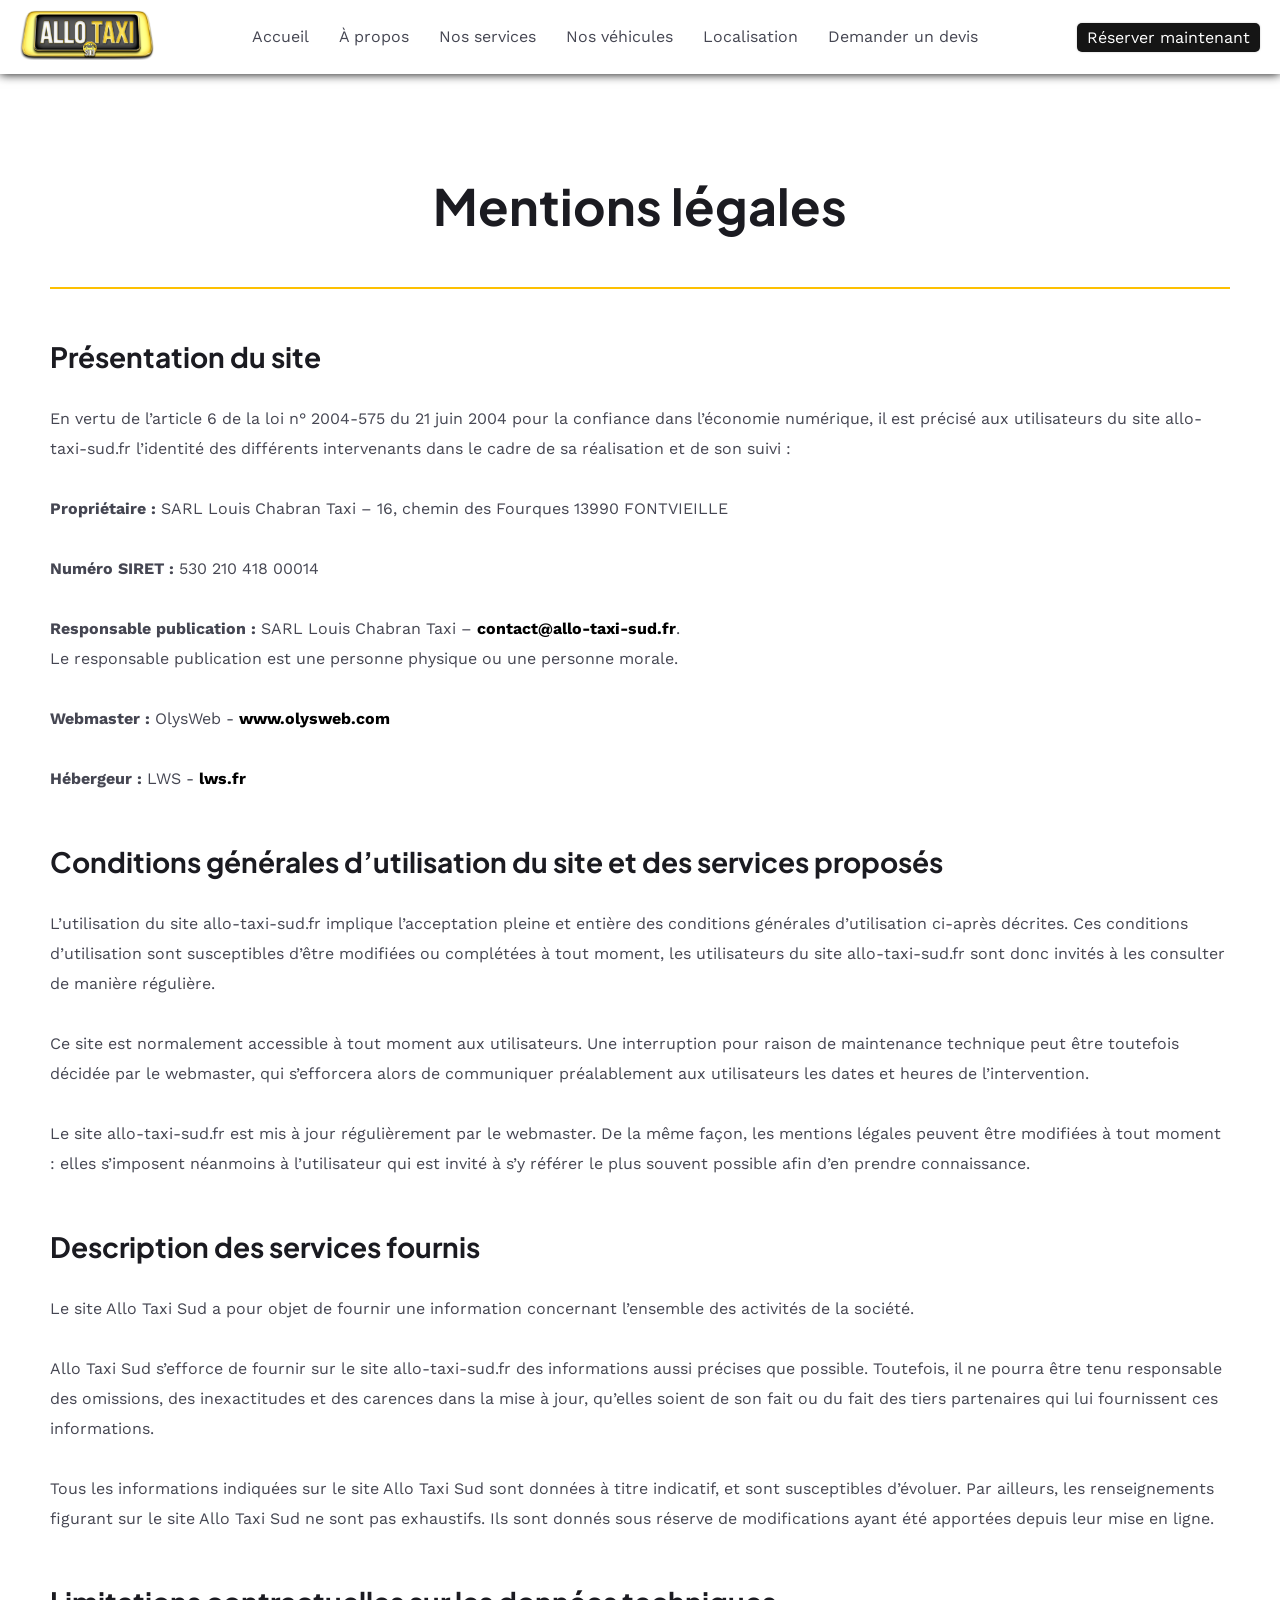
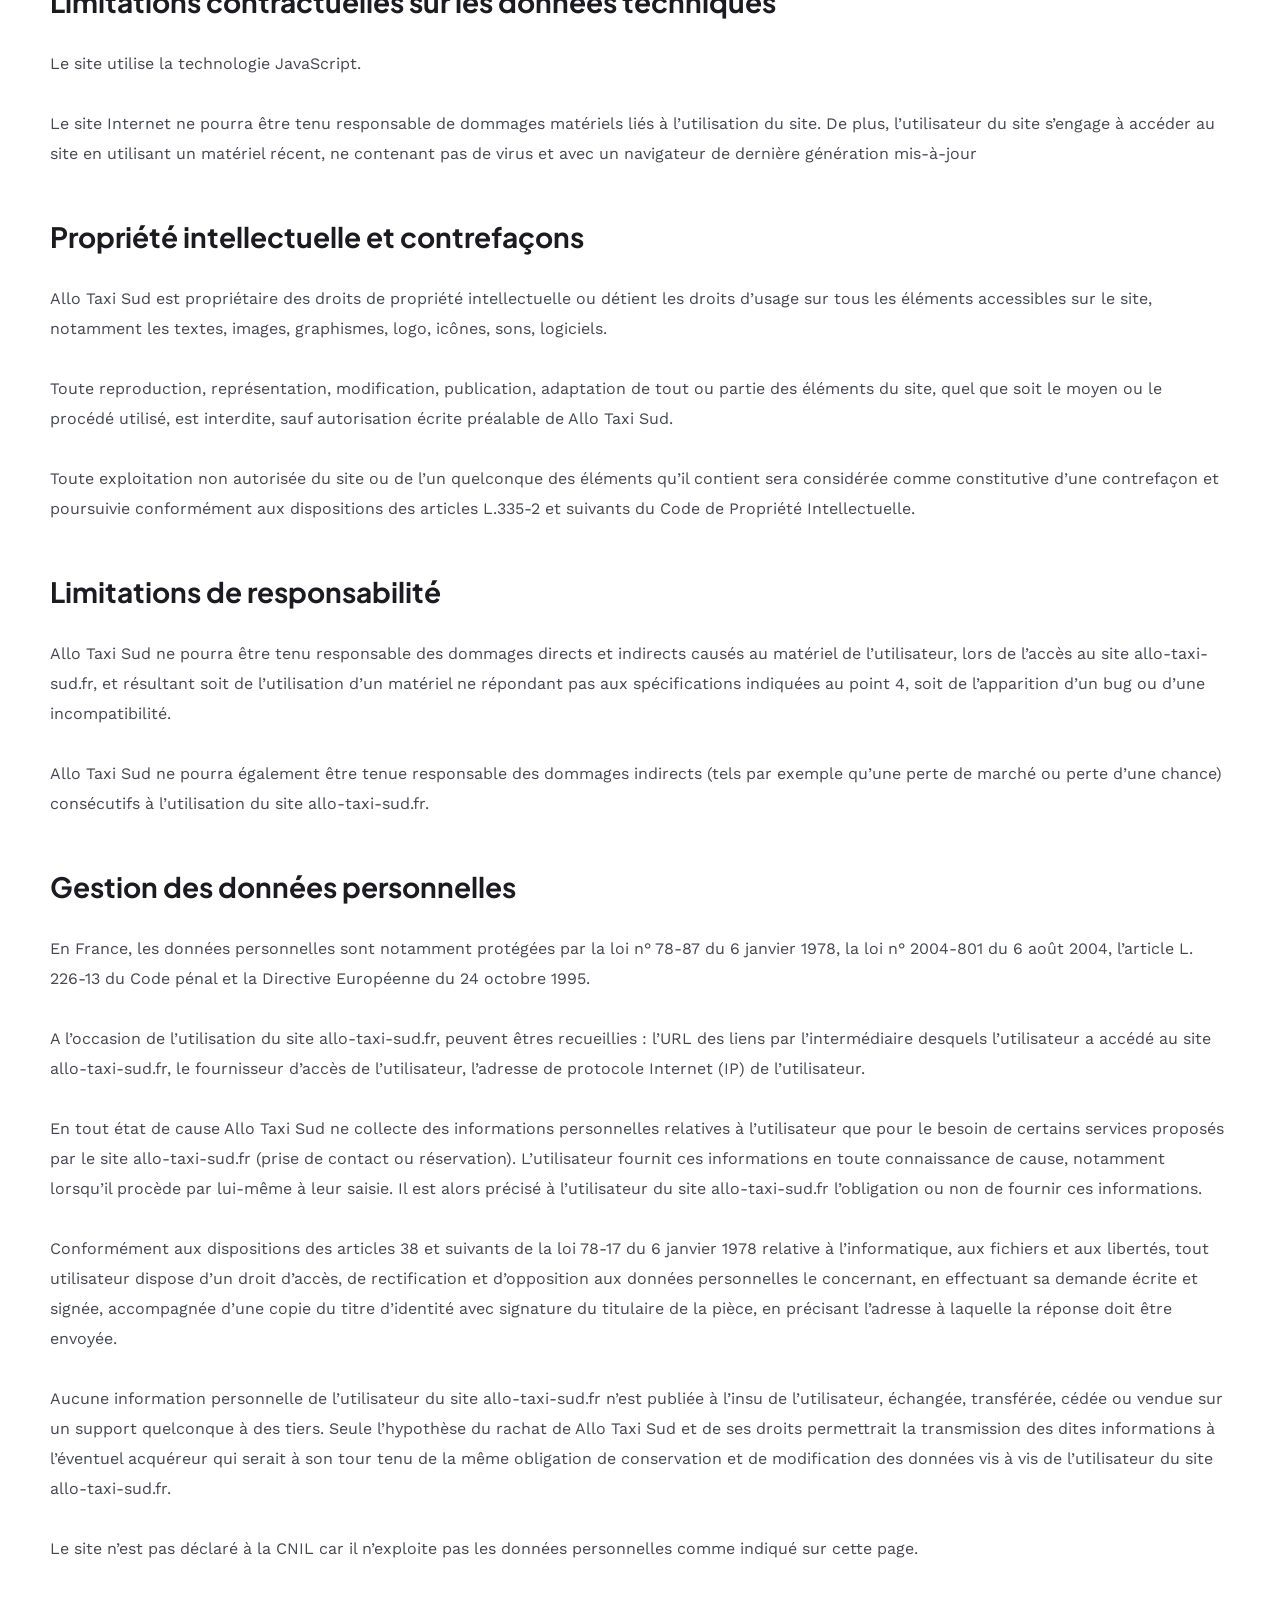
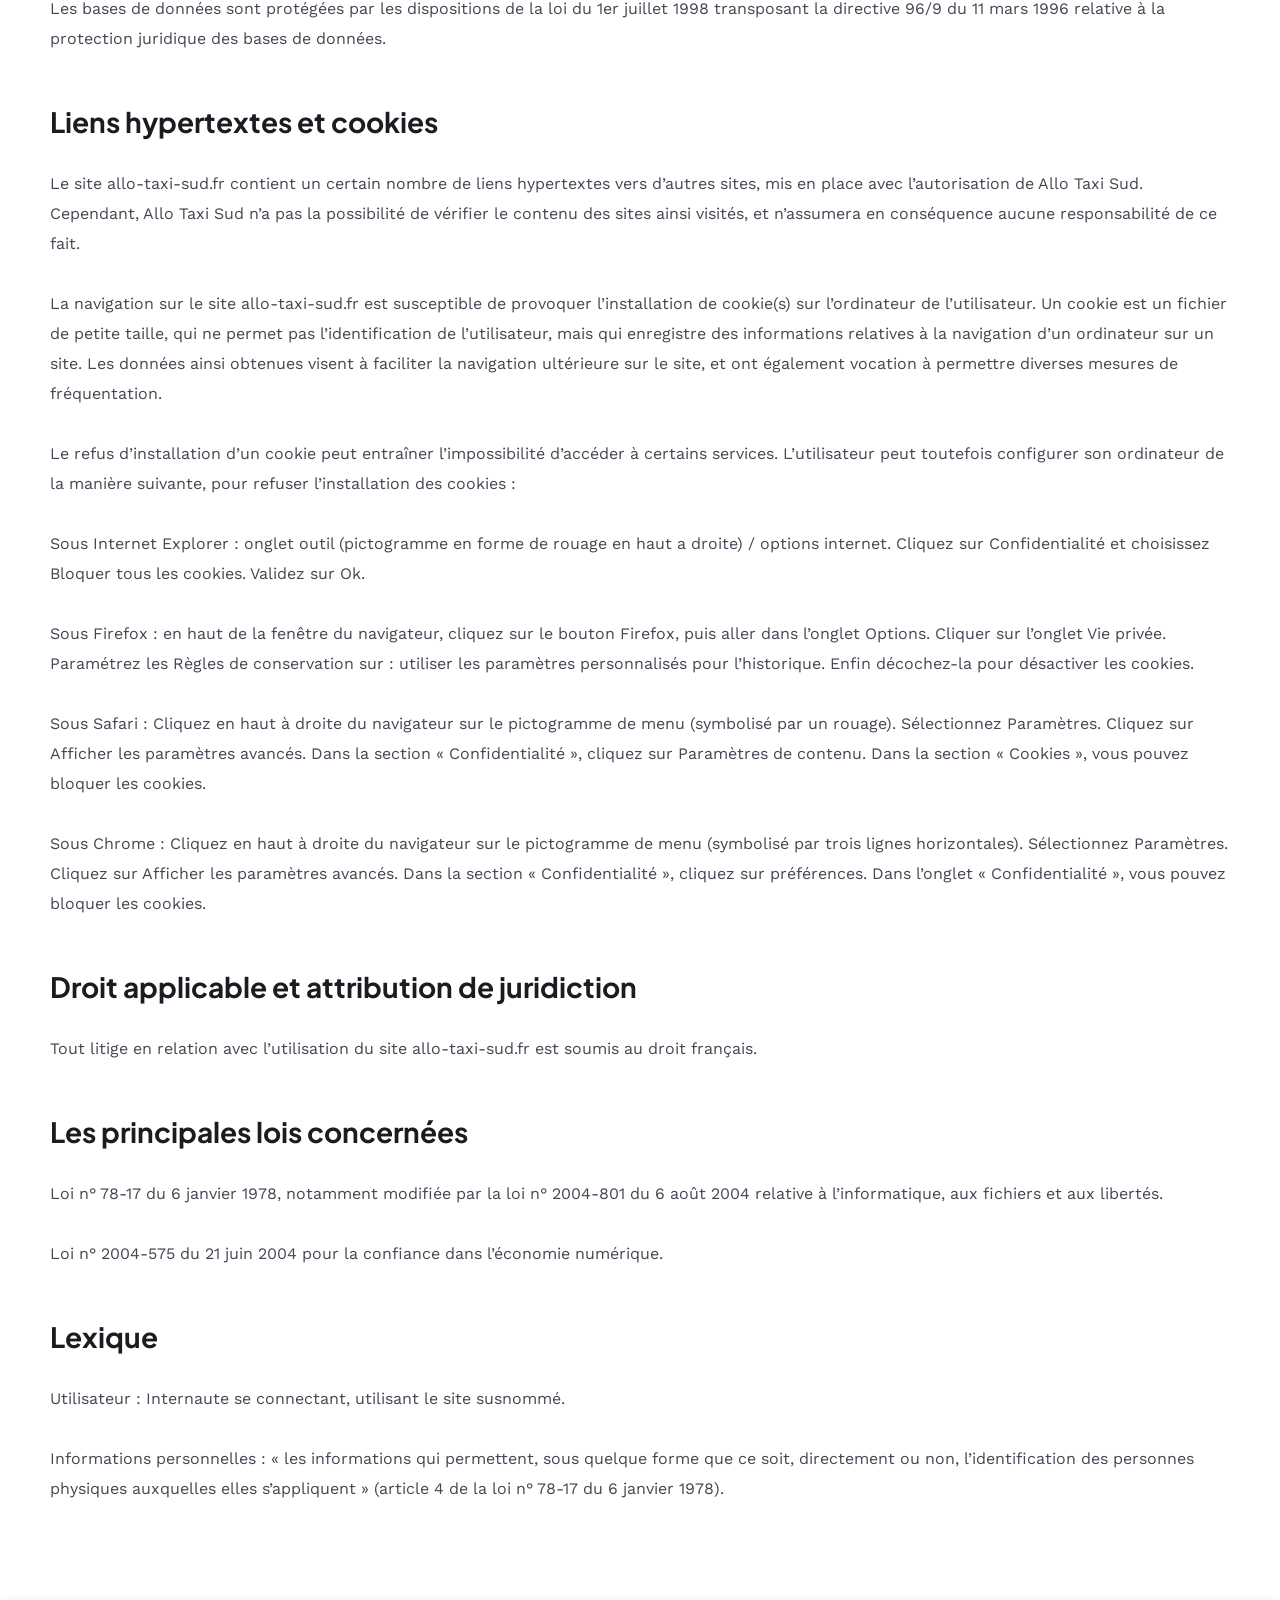
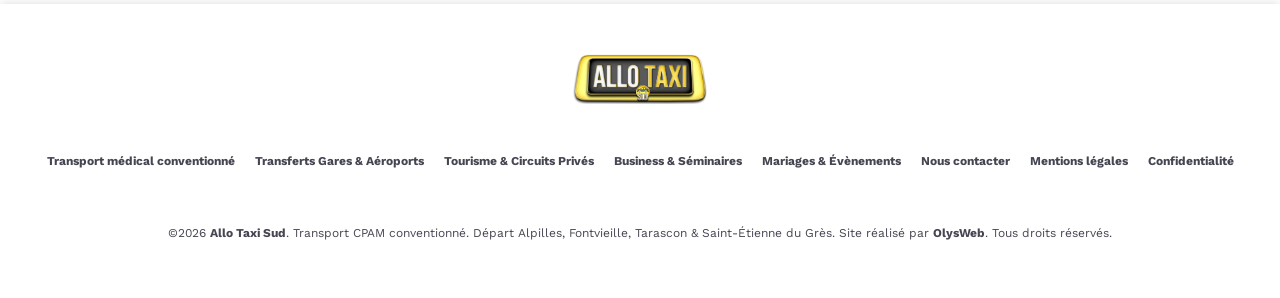
<file: allotaxisud/mentions-legales.html>
<!doctype html>

<html lang="fr">

  <head>
    <!-- Google tag (gtag.js) -->
    <script async src="https://www.googletagmanager.com/gtag/js?id=G-7ERRVP2FMX"></script>
    <script>
      window.dataLayer = window.dataLayer || [];
      function gtag() {
        dataLayer.push(arguments);
      }
      gtag("js", new Date());

      gtag("config", "G-7ERRVP2FMX");
    </script>
    <meta charset="UTF-8" />
    <meta name="viewport" content="width=device-width, initial-scale=1.0" />
    <title>Allo Taxi Sud - Votre taxi de confiance en Provence</title>

    <!-- ICONS -->
    <!-- Favicon classique -->
    <link rel="icon" href="./assets/images/icons/icon.ico" sizes="any" />

    <!-- PNG standards -->
    <link rel="icon" type="image/png" sizes="32x32" href="./assets/images/icons/icon-32.png" />
    <link rel="icon" type="image/png" sizes="16x16" href="./assets/images/icons/icon-16.png" />

    <!-- Pour iOS (Apple) -->
    <link rel="apple-touch-icon" sizes="180x180" href="./assets/images/icons/apple-touch-icon.png" />

    <!-- Android / Chrome -->
    <link rel="icon" type="image/png" sizes="192x192" href="./assets/images/icons/icon-192.png" />
    <link rel="icon" type="image/png" sizes="512x512" href="./assets/images/icons/icon-512.png" />

    <!-- Couleur de thème navigateur -->
    <meta name="theme-color" content="#151515" />

    <!-- SEO -->
    <!-- Open Graph -->
    <meta property="og:title" content="Allo Taxi Sud - Votre taxi de confiance en Provence" />
    <meta property="og:description"
      content="Allo Taxi Sud - Transport privé et professionnel sur mesure, Transport médical (VSL), Transfert gare et aéroport, transport évènementiel - Disponible 24h/24 et 7j/7 sur réservation." />
    <meta property="og:image" content="https://allo-taxi-sud.fr/site.png" />
    <meta property="og:url" content="https://allo-taxi-sud.fr/mentions-legales.html" />
    <meta property="og:type" content="website" />
    <meta property="og:site_name" content="Allo Taxi Sud" />

    <!-- Twitter Cards -->
    <meta name="twitter:card" content="summary_large_image" />
    <meta name="twitter:title" content="Allo Taxi Sud - Votre taxi de confiance en Provence" />
    <meta name="twitter:description"
      content="Allo Taxi Sud - Transport privé et professionnel sur mesure, Transport médical (VSL), Transfert gare et aéroport, transport évènementiel - Disponible 24h/24 et 7j/7 sur réservation." />
    <meta name="twitter:image" content="https://allo-taxi-sud.fr/site.png" />

    <!-- STYLES -->
    <link rel="stylesheet" href="./assets/css/style.css" />

    <!-- FONTS -->
    <link
      href="https://fonts.googleapis.com/css2?family=Plus+Jakarta+Sans:wght@400;600;700;800&amp;family=Work+Sans:wght@300;400;500;600&amp;display=swap"
      rel="stylesheet" />
    <link
      href="https://fonts.googleapis.com/css2?family=Material+Symbols+Outlined:wght,FILL@100..700,0..1&amp;display=swap"
      rel="stylesheet" />

    <!-- BOOTSTRAP ICONS -->
    <link rel="stylesheet" href="https://cdn.jsdelivr.net/npm/bootstrap-icons@1.13.1/font/bootstrap-icons.min.css" />
  </head>

  <body>
    <header>
      <a href="/">
        <img src="./assets/images/logos/logo.png" class="logo" alt="Logo" />
      </a>

      <div class="icons-nav">
        <a href="tel:+33667319832" class="button">
          <i class="bi bi-phone"></i>
        </a>
        <i class="bi bi-list" id="openIcon"></i>
        <i class="bi bi-x-circle" id="closeIcon"></i>
      </div>

      <nav>
        <a href="/" aria-label="Accueil">Accueil</a>
        <a href="#a-propos" aria-label="À propos">À propos</a>
        <a href="#nos-services" aria-label="Nos services">Nos services</a>
        <a href="#nos-vehicules" aria-label="Nos véhicules">Nos véhicules</a>
        <a href="#localisation" aria-label="Localisation">Localisation</a>
        <a href="#demander-un-devis" aria-label="Demander un devis">Demander un devis</a>
      </nav>

      <a href="tel:+33667319832" class="button" aria-label="Réserver maintenant">
        Réserver maintenant
      </a>
    </header>
    <main class="legal">
      <div class="title-page">
        <h1>Mentions légales</h1>
      </div>
      <section class="card">
        <h2>Présentation du site</h2>
        <p>
          En vertu de l’article 6 de la loi n° 2004-575 du 21 juin 2004 pour la
          confiance dans l’économie numérique, il est précisé aux utilisateurs
          du site allo-taxi-sud.fr l’identité des différents intervenants dans
          le cadre de sa réalisation et de son suivi :
          <br /><br />
          <strong> Propriétaire : </strong> SARL Louis Chabran Taxi – 16, chemin
          des Fourques 13990 FONTVIEILLE <br /><br />
          <strong>Numéro SIRET : </strong>530 210 418 00014 <br /><br />
          <strong> Responsable publication : </strong>
          SARL Louis Chabran Taxi –
          <a href="mailto:contact@allo-taxi-sud.fr"
            aria-label="Email : contact@allo-taxi-sud.fr">contact@allo-taxi-sud.fr</a>.
          <br />
          Le responsable publication est une personne physique ou une personne
          morale.
          <br /><br />
          <strong> Webmaster : </strong>
          OlysWeb -
          <a href="https://olysweb.com" target="_blank" aria-label="OlysWeb">www.olysweb.com</a>

          <br /><br />
          <strong> Hébergeur : </strong>
          LWS -
          <a href="https://lws.fr" target="_blank" aria-label="LWS">lws.fr</a>
        </p>
      </section>

      <section class="card">
        <h2>
          Conditions générales d’utilisation du site et des services proposés
        </h2>

        <p>
          L’utilisation du site allo-taxi-sud.fr implique l’acceptation pleine
          et entière des conditions générales d’utilisation ci-après décrites.
          Ces conditions d’utilisation sont susceptibles d’être modifiées ou
          complétées à tout moment, les utilisateurs du site allo-taxi-sud.fr
          sont donc invités à les consulter de manière régulière.
          <br /><br />
          Ce site est normalement accessible à tout moment aux utilisateurs. Une
          interruption pour raison de maintenance technique peut être toutefois
          décidée par le webmaster, qui s’efforcera alors de communiquer
          préalablement aux utilisateurs les dates et heures de l’intervention.
          <br /><br />
          Le site allo-taxi-sud.fr est mis à jour régulièrement par le
          webmaster. De la même façon, les mentions légales peuvent être
          modifiées à tout moment : elles s’imposent néanmoins à l’utilisateur
          qui est invité à s’y référer le plus souvent possible afin d’en
          prendre connaissance.
        </p>
      </section>
      <section class="card">
        <h2>Description des services fournis</h2>
        <p>
          Le site Allo Taxi Sud a pour objet de fournir une information
          concernant l’ensemble des activités de la société.
          <br /><br />
          Allo Taxi Sud s’efforce de fournir sur le site allo-taxi-sud.fr des
          informations aussi précises que possible. Toutefois, il ne pourra être
          tenu responsable des omissions, des inexactitudes et des carences dans
          la mise à jour, qu’elles soient de son fait ou du fait des tiers
          partenaires qui lui fournissent ces informations.
          <br /><br />
          Tous les informations indiquées sur le site Allo Taxi Sud sont données
          à titre indicatif, et sont susceptibles d’évoluer. Par ailleurs, les
          renseignements figurant sur le site Allo Taxi Sud ne sont pas
          exhaustifs. Ils sont donnés sous réserve de modifications ayant été
          apportées depuis leur mise en ligne.
        </p>
      </section>

      <section class="card">
        <h2>Limitations contractuelles sur les données techniques</h2>
        <p>
          Le site utilise la technologie JavaScript.
          <br /><br />
          Le site Internet ne pourra être tenu responsable de dommages matériels
          liés à l’utilisation du site. De plus, l’utilisateur du site s’engage
          à accéder au site en utilisant un matériel récent, ne contenant pas de
          virus et avec un navigateur de dernière génération mis-à-jour
        </p>
      </section>

      <section class="card">
        <h2>Propriété intellectuelle et contrefaçons</h2>
        <p>
          Allo Taxi Sud est propriétaire des droits de propriété intellectuelle
          ou détient les droits d’usage sur tous les éléments accessibles sur le
          site, notamment les textes, images, graphismes, logo, icônes, sons,
          logiciels.
          <br /><br />
          Toute reproduction, représentation, modification, publication,
          adaptation de tout ou partie des éléments du site, quel que soit le
          moyen ou le procédé utilisé, est interdite, sauf autorisation écrite
          préalable de Allo Taxi Sud.
          <br /><br />
          Toute exploitation non autorisée du site ou de l’un quelconque des
          éléments qu’il contient sera considérée comme constitutive d’une
          contrefaçon et poursuivie conformément aux dispositions des articles
          L.335-2 et suivants du Code de Propriété Intellectuelle.
        </p>
      </section>

      <section class="card">
        <h2>Limitations de responsabilité</h2>
        <p>
          Allo Taxi Sud ne pourra être tenu responsable des dommages directs et
          indirects causés au matériel de l’utilisateur, lors de l’accès au site
          allo-taxi-sud.fr, et résultant soit de l’utilisation d’un matériel ne
          répondant pas aux spécifications indiquées au point 4, soit de
          l’apparition d’un bug ou d’une incompatibilité.
          <br /><br />
          Allo Taxi Sud ne pourra également être tenue responsable des dommages
          indirects (tels par exemple qu’une perte de marché ou perte d’une
          chance) consécutifs à l’utilisation du site allo-taxi-sud.fr.
        </p>
      </section>

      <section class="card">
        <h2>Gestion des données personnelles</h2>
        <p>
          En France, les données personnelles sont notamment protégées par la
          loi n° 78-87 du 6 janvier 1978, la loi n° 2004-801 du 6 août 2004,
          l’article L. 226-13 du Code pénal et la Directive Européenne du 24
          octobre 1995.
          <br /><br />
          A l’occasion de l’utilisation du site allo-taxi-sud.fr, peuvent êtres
          recueillies : l’URL des liens par l’intermédiaire desquels
          l’utilisateur a accédé au site allo-taxi-sud.fr, le fournisseur
          d’accès de l’utilisateur, l’adresse de protocole Internet (IP) de
          l’utilisateur.
          <br /><br />
          En tout état de cause Allo Taxi Sud ne collecte des informations
          personnelles relatives à l’utilisateur que pour le besoin de certains
          services proposés par le site allo-taxi-sud.fr (prise de contact ou
          réservation). L’utilisateur fournit ces informations en toute
          connaissance de cause, notamment lorsqu’il procède par lui-même à leur
          saisie. Il est alors précisé à l’utilisateur du site allo-taxi-sud.fr
          l’obligation ou non de fournir ces informations.
          <br /><br />
          Conformément aux dispositions des articles 38 et suivants de la loi
          78-17 du 6 janvier 1978 relative à l’informatique, aux fichiers et aux
          libertés, tout utilisateur dispose d’un droit d’accès, de
          rectification et d’opposition aux données personnelles le concernant,
          en effectuant sa demande écrite et signée, accompagnée d’une copie du
          titre d’identité avec signature du titulaire de la pièce, en précisant
          l’adresse à laquelle la réponse doit être envoyée.
          <br /><br />
          Aucune information personnelle de l’utilisateur du site
          allo-taxi-sud.fr n’est publiée à l’insu de l’utilisateur, échangée,
          transférée, cédée ou vendue sur un support quelconque à des tiers.
          Seule l’hypothèse du rachat de Allo Taxi Sud et de ses droits
          permettrait la transmission des dites informations à l’éventuel
          acquéreur qui serait à son tour tenu de la même obligation de
          conservation et de modification des données vis à vis de l’utilisateur
          du site allo-taxi-sud.fr.
          <br /><br />
          Le site n’est pas déclaré à la CNIL car il n’exploite pas les données
          personnelles comme indiqué sur cette page.
          <br /><br />
          Les bases de données sont protégées par les dispositions de la loi du
          1er juillet 1998 transposant la directive 96/9 du 11 mars 1996
          relative à la protection juridique des bases de données.
        </p>
      </section>

      <section class="card">
        <h2>Liens hypertextes et cookies</h2>
        <p>
          Le site allo-taxi-sud.fr contient un certain nombre de liens
          hypertextes vers d’autres sites, mis en place avec l’autorisation de
          Allo Taxi Sud. Cependant, Allo Taxi Sud n’a pas la possibilité de
          vérifier le contenu des sites ainsi visités, et n’assumera en
          conséquence aucune responsabilité de ce fait.
          <br /><br />
          La navigation sur le site allo-taxi-sud.fr est susceptible de
          provoquer l’installation de cookie(s) sur l’ordinateur de
          l’utilisateur. Un cookie est un fichier de petite taille, qui ne
          permet pas l’identification de l’utilisateur, mais qui enregistre des
          informations relatives à la navigation d’un ordinateur sur un site.
          Les données ainsi obtenues visent à faciliter la navigation ultérieure
          sur le site, et ont également vocation à permettre diverses mesures de
          fréquentation.
          <br /><br />
          Le refus d’installation d’un cookie peut entraîner l’impossibilité
          d’accéder à certains services. L’utilisateur peut toutefois configurer
          son ordinateur de la manière suivante, pour refuser l’installation des
          cookies :
          <br /><br />
          Sous Internet Explorer : onglet outil (pictogramme en forme de rouage
          en haut a droite) / options internet. Cliquez sur Confidentialité et
          choisissez Bloquer tous les cookies. Validez sur Ok.
          <br /><br />
          Sous Firefox : en haut de la fenêtre du navigateur, cliquez sur le
          bouton Firefox, puis aller dans l’onglet Options. Cliquer sur l’onglet
          Vie privée. Paramétrez les Règles de conservation sur : utiliser les
          paramètres personnalisés pour l’historique. Enfin décochez-la pour
          désactiver les cookies.
          <br /><br />
          Sous Safari : Cliquez en haut à droite du navigateur sur le
          pictogramme de menu (symbolisé par un rouage). Sélectionnez
          Paramètres. Cliquez sur Afficher les paramètres avancés. Dans la
          section « Confidentialité », cliquez sur Paramètres de contenu. Dans
          la section « Cookies », vous pouvez bloquer les cookies.
          <br /><br />
          Sous Chrome : Cliquez en haut à droite du navigateur sur le
          pictogramme de menu (symbolisé par trois lignes horizontales).
          Sélectionnez Paramètres. Cliquez sur Afficher les paramètres avancés.
          Dans la section « Confidentialité », cliquez sur préférences. Dans
          l’onglet « Confidentialité », vous pouvez bloquer les cookies.
        </p>
      </section>
      <section class="card">
        <h2>Droit applicable et attribution de juridiction</h2>
        <p>
          Tout litige en relation avec l’utilisation du site allo-taxi-sud.fr
          est soumis au droit français.
        </p>
      </section>

      <section class="card">
        <h2>Les principales lois concernées</h2>
        <p>
          Loi n° 78-17 du 6 janvier 1978, notamment modifiée par la loi n°
          2004-801 du 6 août 2004 relative à l’informatique, aux fichiers et aux
          libertés.
          <br /><br />
          Loi n° 2004-575 du 21 juin 2004 pour la confiance dans l’économie
          numérique.
        </p>
      </section>

      <section class="card">
        <h2>Lexique</h2>
        <p>
          Utilisateur : Internaute se connectant, utilisant le site susnommé.
          <br /><br />
          Informations personnelles : « les informations qui permettent, sous
          quelque forme que ce soit, directement ou non, l’identification des
          personnes physiques auxquelles elles s’appliquent » (article 4 de la
          loi n° 78-17 du 6 janvier 1978).
        </p>
      </section>
    </main>

    <footer>
      <img src="./assets/images/logos/logo.png" alt="Logo" class="logo" />

      <div class="links-footer">
        <a href="./#nos-services" aria-label="Transport médical conventionné">
          Transport médical conventionné
        </a>
        <a href="./#nos-services" aria-label="Transferts Gares & Aéroports">
          Transferts Gares & Aéroports
        </a>
        <a href="./#nos-services" aria-label="Tourisme & Circuits Privés">
          Tourisme & Circuits Privés
        </a>
        <a href="./#nos-services" aria-label="Business & Séminaires">Business & Séminaires</a>
        <a href="./#nos-services" aria-label="Mariages & Évènements">Mariages & Évènements</a>
        <a href="./#demander-un-devis" aria-label="Nous contacter">Nous contacter</a>
        <a href="./mentions-legales.html" aria-label="Mentions légales">Mentions légales</a>
        <a href="./confidentialite.html" aria-label="Confidentialité">Confidentialité</a>
      </div>

      <p class="copyright">
        ©2026 <a href="/">Allo Taxi Sud</a>. Transport CPAM conventionné. Départ
        Alpilles, Fontvieille, Tarascon &amp; Saint-Étienne du Grès. Site
        réalisé par
        <a href="https://olysweb.com" aria-label="OlysWeb" target="_blank">OlysWeb</a>. Tous droits réservés.
      </p>
    </footer>

    <script src="./assets/js/index.js"></script>
  </body>

</html>
</file>
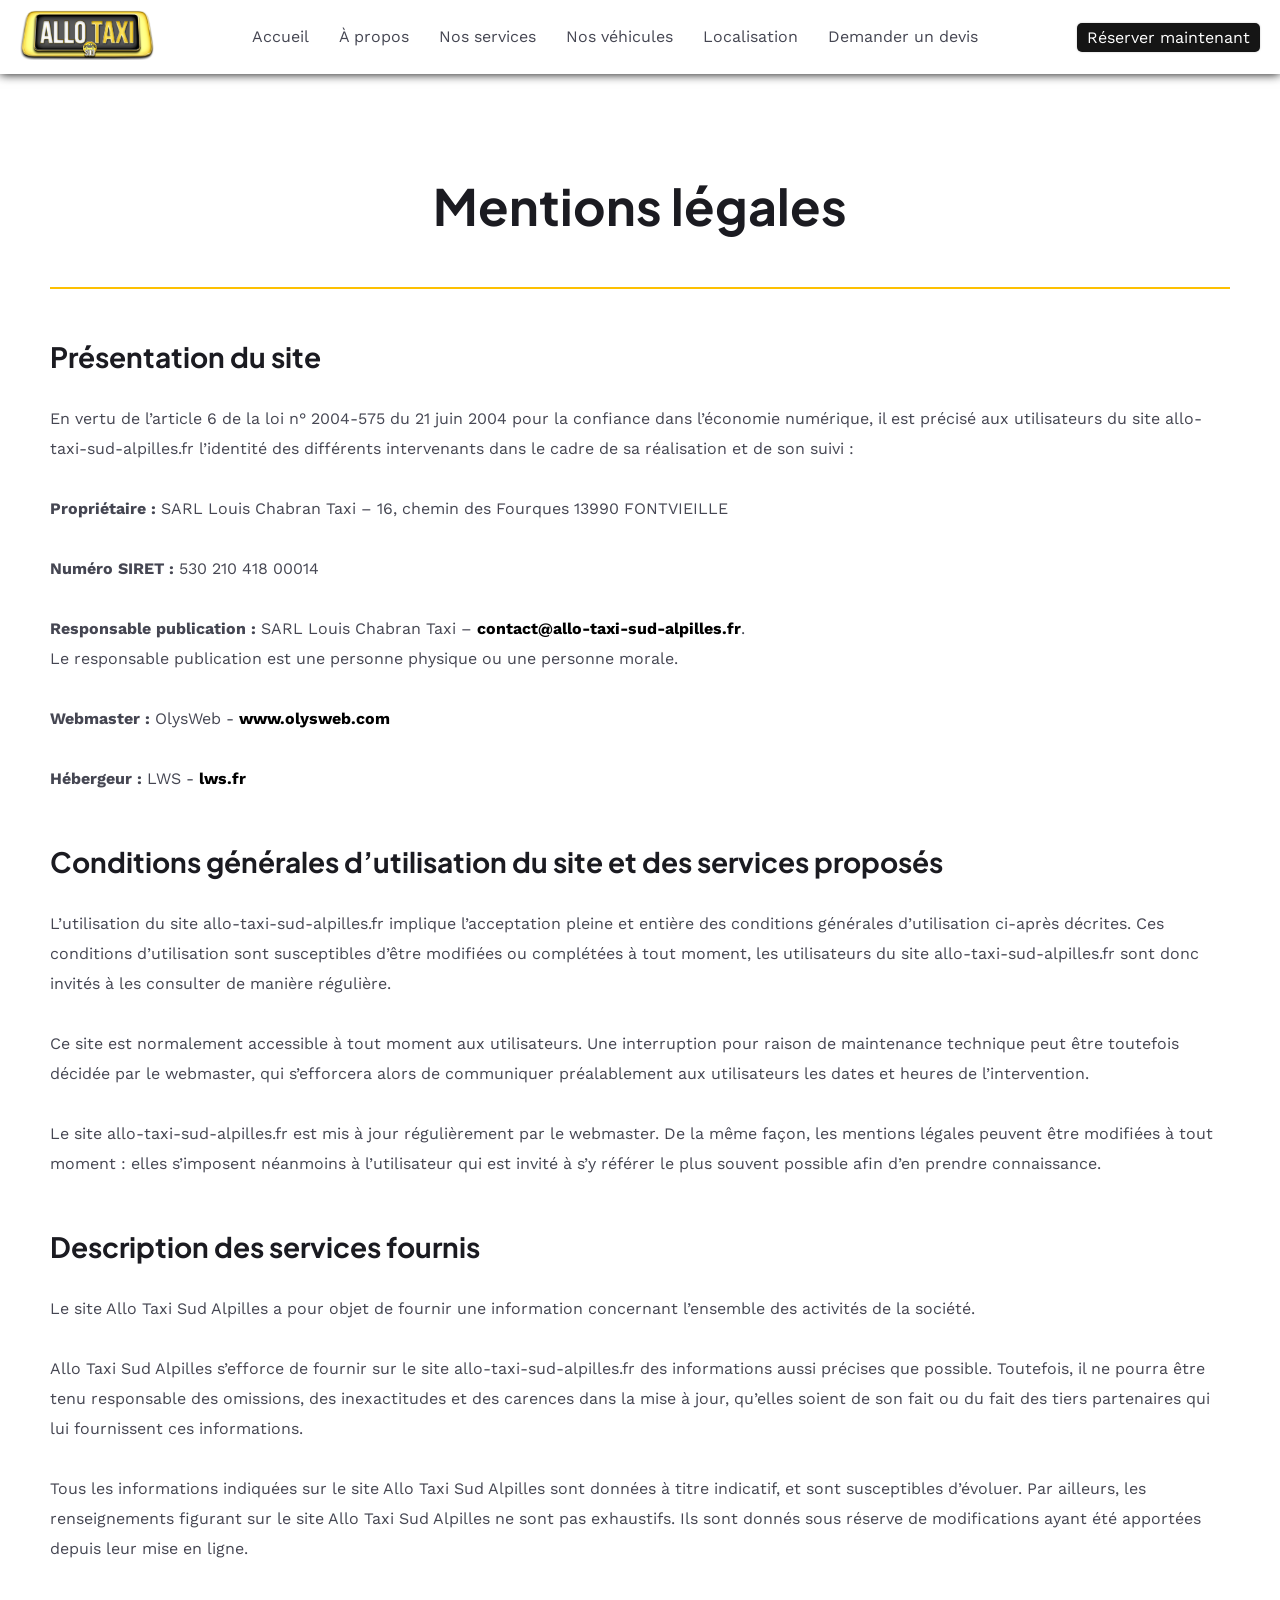
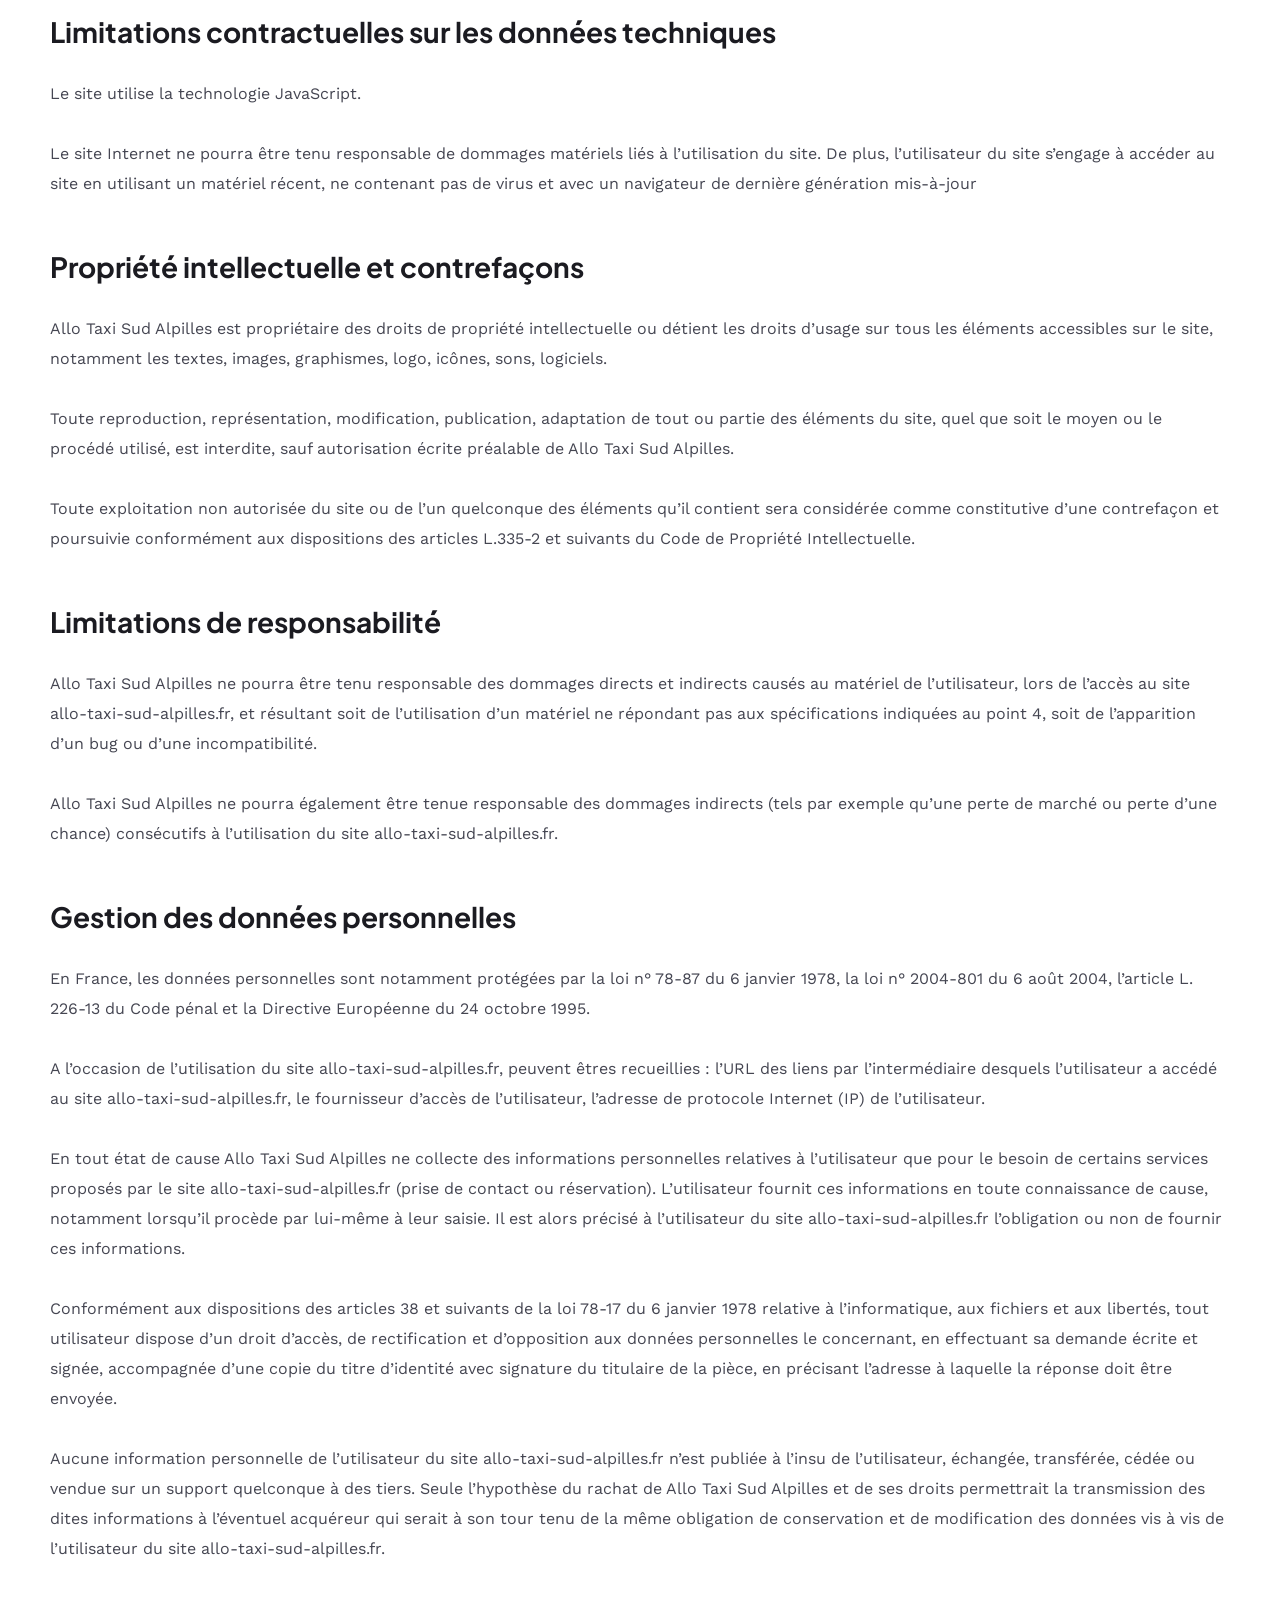
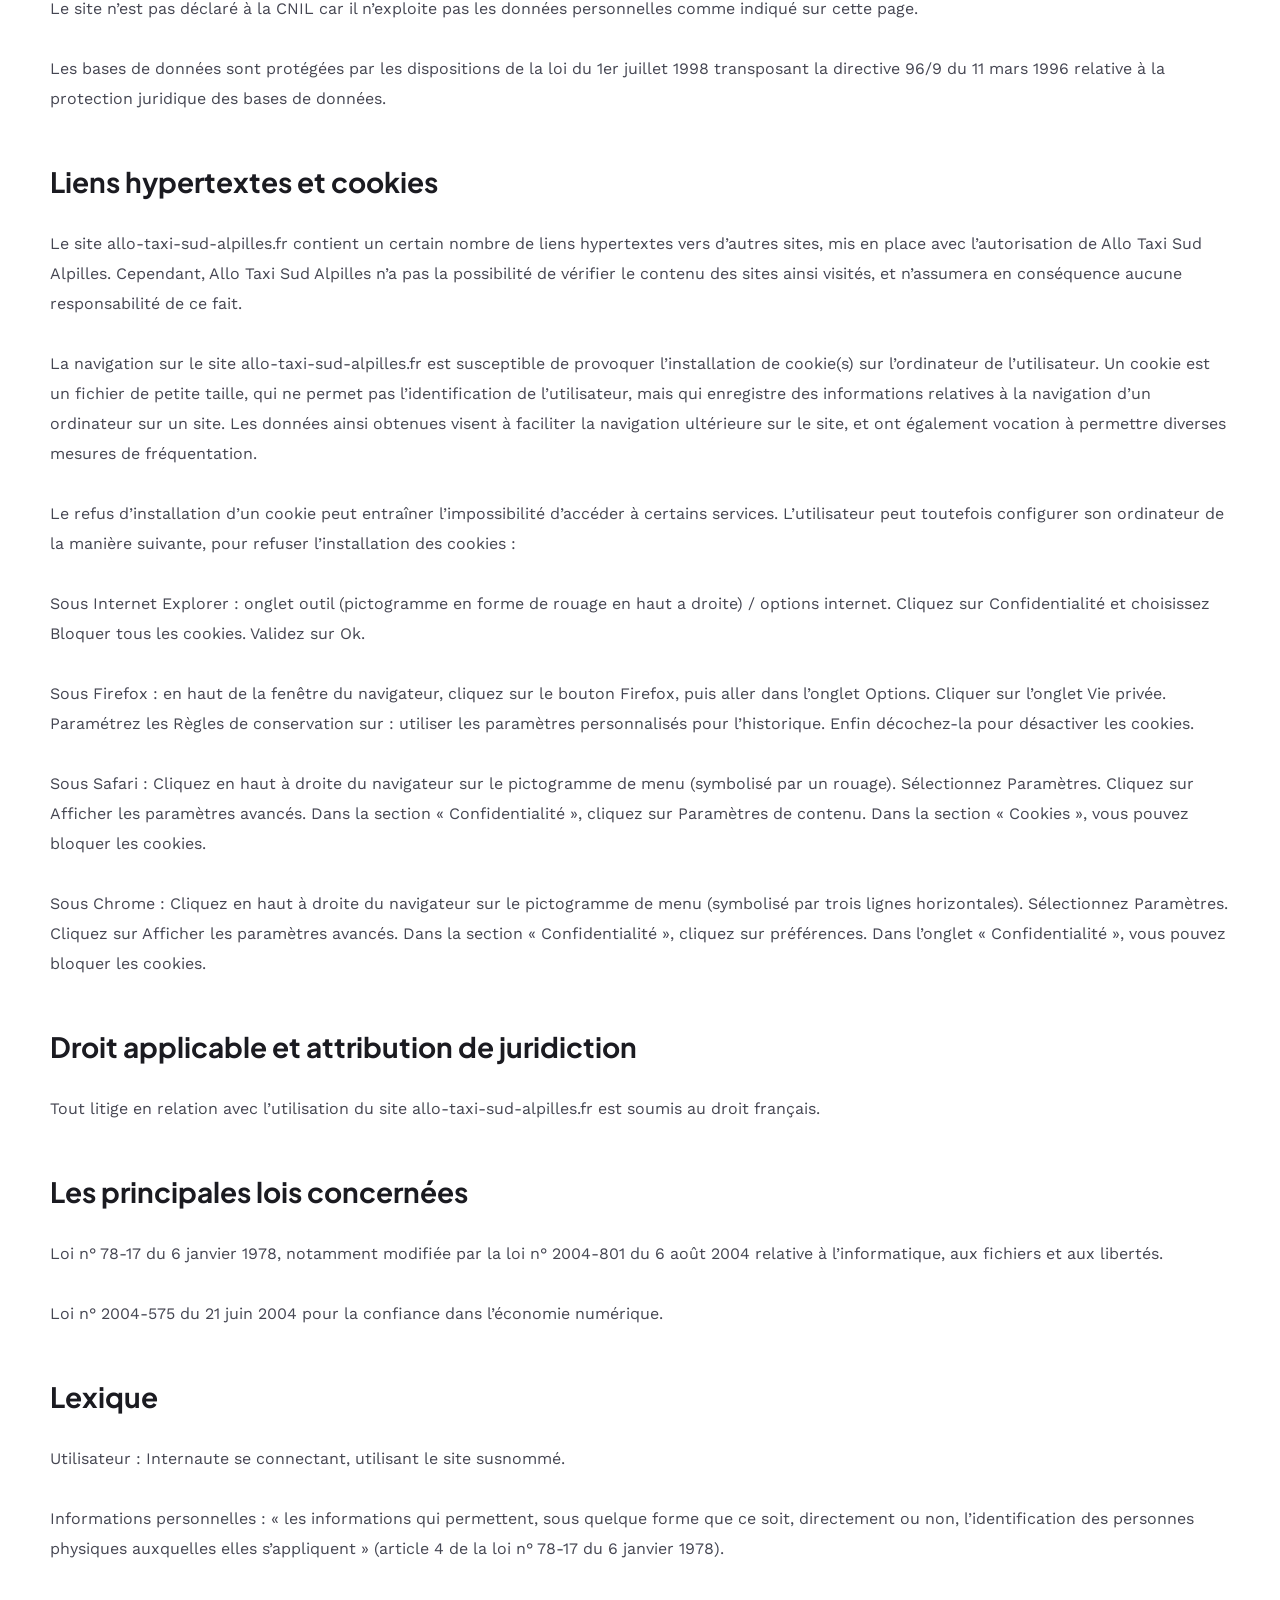
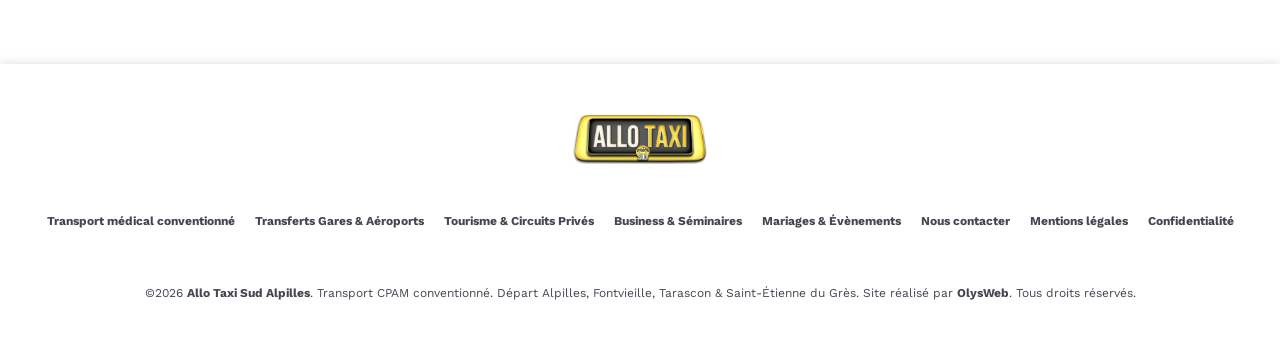
<file: allotaxisudalpilles/mentions-legales.html>
<!doctype html>

<html lang="fr">

  <head>
    <!-- Google tag (gtag.js) -->
    <script async src="https://www.googletagmanager.com/gtag/js?id=G-N1SV3XY2MJ"></script>
    <script>
      window.dataLayer = window.dataLayer || [];
      function gtag() {
        dataLayer.push(arguments);
      }
      gtag("js", new Date());

      gtag("config", "G-N1SV3XY2MJ");
    </script>
    <meta charset="UTF-8" />
    <meta name="viewport" content="width=device-width, initial-scale=1.0" />
    <title>
      Allo Taxi Sud Alpilles - Votre taxi de confiance dans les Alpilles
    </title>

    <!-- ICONS -->
    <!-- Favicon classique -->
    <link rel="icon" href="./assets/images/icons/icon.ico" sizes="any" />

    <!-- PNG standards -->
    <link rel="icon" type="image/png" sizes="32x32" href="./assets/images/icons/icon-32.png" />
    <link rel="icon" type="image/png" sizes="16x16" href="./assets/images/icons/icon-16.png" />

    <!-- Pour iOS (Apple) -->
    <link rel="apple-touch-icon" sizes="180x180" href="./assets/images/icons/apple-touch-icon.png" />

    <!-- Android / Chrome -->
    <link rel="icon" type="image/png" sizes="192x192" href="./assets/images/icons/icon-192.png" />
    <link rel="icon" type="image/png" sizes="512x512" href="./assets/images/icons/icon-512.png" />

    <!-- Couleur de thème navigateur -->
    <meta name="theme-color" content="#151515" />

    <!-- SEO -->
    <!-- Open Graph -->
    <meta property="og:title" content="Allo Taxi Sud Alpilles - Votre taxi de confiance dans les Alpilles" />
    <meta property="og:description"
      content="Allo Taxi Sud Alpilles - Transport privé et professionnel sur mesure, Transport médical (VSL), Transfert gare et aéroport, transport évènementiel - Disponible 24h/24 et 7j/7 sur réservation." />
    <meta property="og:image" content="https://allo-taxi-sud-alpilles.fr/site.png" />
    <meta property="og:url" content="https://allo-taxi-sud-alpilles.fr/mentions-legales.html" />
    <meta property="og:type" content="website" />
    <meta property="og:site_name" content="Allo Taxi Sud Alpilles" />

    <!-- Twitter Cards -->
    <meta name="twitter:card" content="summary_large_image" />
    <meta name="twitter:title" content="Allo Taxi Sud Alpilles - Votre taxi de confiance dans les Alpilles" />
    <meta name="twitter:description"
      content="Allo Taxi Sud Alpilles - Transport privé et professionnel sur mesure, Transport médical (VSL), Transfert gare et aéroport, transport évènementiel - Disponible 24h/24 et 7j/7 sur réservation." />
    <meta name="twitter:image" content="https://allo-taxi-sud-alpilles.fr/site.png" />

    <!-- STYLES -->
    <link rel="stylesheet" href="./assets/css/style.css" />

    <!-- FONTS -->
    <link
      href="https://fonts.googleapis.com/css2?family=Plus+Jakarta+Sans:wght@400;600;700;800&amp;family=Work+Sans:wght@300;400;500;600&amp;display=swap"
      rel="stylesheet" />
    <link
      href="https://fonts.googleapis.com/css2?family=Material+Symbols+Outlined:wght,FILL@100..700,0..1&amp;display=swap"
      rel="stylesheet" />

    <!-- BOOTSTRAP ICONS -->
    <link rel="stylesheet" href="https://cdn.jsdelivr.net/npm/bootstrap-icons@1.13.1/font/bootstrap-icons.min.css" />
  </head>

  <body>
    <header>
      <a href="/">
        <img src="./assets/images/logos/logo.png" class="logo" alt="Logo" />
      </a>

      <div class="icons-nav">
        <a href="tel:+33667319832" class="button">
          <i class="bi bi-phone"></i>
        </a>
        <i class="bi bi-list" id="openIcon"></i>
        <i class="bi bi-x-circle" id="closeIcon"></i>
      </div>

      <nav>
        <a href="/" aria-label="Accueil">Accueil</a>
        <a href="#a-propos" aria-label="À propos">À propos</a>
        <a href="#nos-services" aria-label="Nos services">Nos services</a>
        <a href="#nos-vehicules" aria-label="Nos véhicules">Nos véhicules</a>
        <a href="#localisation" aria-label="Localisation">Localisation</a>
        <a href="#demander-un-devis" aria-label="Demander un devis">Demander un devis</a>
      </nav>

      <a href="tel:+33667319832" class="button" aria-label="Réserver maintenant">
        Réserver maintenant
      </a>
    </header>
    <main class="legal">
      <div class="title-page">
        <h1>Mentions légales</h1>
      </div>
      <section class="card">
        <h2>Présentation du site</h2>
        <p>
          En vertu de l’article 6 de la loi n° 2004-575 du 21 juin 2004 pour la
          confiance dans l’économie numérique, il est précisé aux utilisateurs
          du site allo-taxi-sud-alpilles.fr l’identité des différents
          intervenants dans le cadre de sa réalisation et de son suivi :
          <br /><br />
          <strong> Propriétaire : </strong> SARL Louis Chabran Taxi – 16, chemin
          des Fourques 13990 FONTVIEILLE <br /><br />
          <strong>Numéro SIRET : </strong>530 210 418 00014 <br /><br />
          <strong> Responsable publication : </strong>
          SARL Louis Chabran Taxi –
          <a href="mailto:contact@allo-taxi-sud-alpilles.fr"
            aria-label="Email : contact@allo-taxi-sud-alpilles.fr">contact@allo-taxi-sud-alpilles.fr</a>.
          <br />
          Le responsable publication est une personne physique ou une personne
          morale.
          <br /><br />
          <strong> Webmaster : </strong>
          OlysWeb -
          <a href="https://olysweb.com" target="_blank" aria-label="OlysWeb">www.olysweb.com</a>

          <br /><br />
          <strong> Hébergeur : </strong>
          LWS -
          <a href="https://lws.fr" target="_blank" aria-label="LWS">lws.fr</a>
        </p>
      </section>

      <section class="card">
        <h2>
          Conditions générales d’utilisation du site et des services proposés
        </h2>

        <p>
          L’utilisation du site allo-taxi-sud-alpilles.fr implique l’acceptation
          pleine et entière des conditions générales d’utilisation ci-après
          décrites. Ces conditions d’utilisation sont susceptibles d’être
          modifiées ou complétées à tout moment, les utilisateurs du site
          allo-taxi-sud-alpilles.fr sont donc invités à les consulter de manière
          régulière.
          <br /><br />
          Ce site est normalement accessible à tout moment aux utilisateurs. Une
          interruption pour raison de maintenance technique peut être toutefois
          décidée par le webmaster, qui s’efforcera alors de communiquer
          préalablement aux utilisateurs les dates et heures de l’intervention.
          <br /><br />
          Le site allo-taxi-sud-alpilles.fr est mis à jour régulièrement par le
          webmaster. De la même façon, les mentions légales peuvent être
          modifiées à tout moment : elles s’imposent néanmoins à l’utilisateur
          qui est invité à s’y référer le plus souvent possible afin d’en
          prendre connaissance.
        </p>
      </section>
      <section class="card">
        <h2>Description des services fournis</h2>
        <p>
          Le site Allo Taxi Sud Alpilles a pour objet de fournir une information
          concernant l’ensemble des activités de la société.
          <br /><br />
          Allo Taxi Sud Alpilles s’efforce de fournir sur le site
          allo-taxi-sud-alpilles.fr des informations aussi précises que
          possible. Toutefois, il ne pourra être tenu responsable des omissions,
          des inexactitudes et des carences dans la mise à jour, qu’elles soient
          de son fait ou du fait des tiers partenaires qui lui fournissent ces
          informations.
          <br /><br />
          Tous les informations indiquées sur le site Allo Taxi Sud Alpilles
          sont données à titre indicatif, et sont susceptibles d’évoluer. Par
          ailleurs, les renseignements figurant sur le site Allo Taxi Sud
          Alpilles ne sont pas exhaustifs. Ils sont donnés sous réserve de
          modifications ayant été apportées depuis leur mise en ligne.
        </p>
      </section>

      <section class="card">
        <h2>Limitations contractuelles sur les données techniques</h2>
        <p>
          Le site utilise la technologie JavaScript.
          <br /><br />
          Le site Internet ne pourra être tenu responsable de dommages matériels
          liés à l’utilisation du site. De plus, l’utilisateur du site s’engage
          à accéder au site en utilisant un matériel récent, ne contenant pas de
          virus et avec un navigateur de dernière génération mis-à-jour
        </p>
      </section>

      <section class="card">
        <h2>Propriété intellectuelle et contrefaçons</h2>
        <p>
          Allo Taxi Sud Alpilles est propriétaire des droits de propriété
          intellectuelle ou détient les droits d’usage sur tous les éléments
          accessibles sur le site, notamment les textes, images, graphismes,
          logo, icônes, sons, logiciels.
          <br /><br />
          Toute reproduction, représentation, modification, publication,
          adaptation de tout ou partie des éléments du site, quel que soit le
          moyen ou le procédé utilisé, est interdite, sauf autorisation écrite
          préalable de Allo Taxi Sud Alpilles.
          <br /><br />
          Toute exploitation non autorisée du site ou de l’un quelconque des
          éléments qu’il contient sera considérée comme constitutive d’une
          contrefaçon et poursuivie conformément aux dispositions des articles
          L.335-2 et suivants du Code de Propriété Intellectuelle.
        </p>
      </section>

      <section class="card">
        <h2>Limitations de responsabilité</h2>
        <p>
          Allo Taxi Sud Alpilles ne pourra être tenu responsable des dommages
          directs et indirects causés au matériel de l’utilisateur, lors de
          l’accès au site allo-taxi-sud-alpilles.fr, et résultant soit de
          l’utilisation d’un matériel ne répondant pas aux spécifications
          indiquées au point 4, soit de l’apparition d’un bug ou d’une
          incompatibilité.
          <br /><br />
          Allo Taxi Sud Alpilles ne pourra également être tenue responsable des
          dommages indirects (tels par exemple qu’une perte de marché ou perte
          d’une chance) consécutifs à l’utilisation du site
          allo-taxi-sud-alpilles.fr.
        </p>
      </section>

      <section class="card">
        <h2>Gestion des données personnelles</h2>
        <p>
          En France, les données personnelles sont notamment protégées par la
          loi n° 78-87 du 6 janvier 1978, la loi n° 2004-801 du 6 août 2004,
          l’article L. 226-13 du Code pénal et la Directive Européenne du 24
          octobre 1995.
          <br /><br />
          A l’occasion de l’utilisation du site allo-taxi-sud-alpilles.fr,
          peuvent êtres recueillies : l’URL des liens par l’intermédiaire
          desquels l’utilisateur a accédé au site allo-taxi-sud-alpilles.fr, le
          fournisseur d’accès de l’utilisateur, l’adresse de protocole Internet
          (IP) de l’utilisateur.
          <br /><br />
          En tout état de cause Allo Taxi Sud Alpilles ne collecte des
          informations personnelles relatives à l’utilisateur que pour le besoin
          de certains services proposés par le site allo-taxi-sud-alpilles.fr
          (prise de contact ou réservation). L’utilisateur fournit ces
          informations en toute connaissance de cause, notamment lorsqu’il
          procède par lui-même à leur saisie. Il est alors précisé à
          l’utilisateur du site allo-taxi-sud-alpilles.fr l’obligation ou non de
          fournir ces informations.
          <br /><br />
          Conformément aux dispositions des articles 38 et suivants de la loi
          78-17 du 6 janvier 1978 relative à l’informatique, aux fichiers et aux
          libertés, tout utilisateur dispose d’un droit d’accès, de
          rectification et d’opposition aux données personnelles le concernant,
          en effectuant sa demande écrite et signée, accompagnée d’une copie du
          titre d’identité avec signature du titulaire de la pièce, en précisant
          l’adresse à laquelle la réponse doit être envoyée.
          <br /><br />
          Aucune information personnelle de l’utilisateur du site
          allo-taxi-sud-alpilles.fr n’est publiée à l’insu de l’utilisateur,
          échangée, transférée, cédée ou vendue sur un support quelconque à des
          tiers. Seule l’hypothèse du rachat de Allo Taxi Sud Alpilles et de ses
          droits permettrait la transmission des dites informations à l’éventuel
          acquéreur qui serait à son tour tenu de la même obligation de
          conservation et de modification des données vis à vis de l’utilisateur
          du site allo-taxi-sud-alpilles.fr.
          <br /><br />
          Le site n’est pas déclaré à la CNIL car il n’exploite pas les données
          personnelles comme indiqué sur cette page.
          <br /><br />
          Les bases de données sont protégées par les dispositions de la loi du
          1er juillet 1998 transposant la directive 96/9 du 11 mars 1996
          relative à la protection juridique des bases de données.
        </p>
      </section>

      <section class="card">
        <h2>Liens hypertextes et cookies</h2>
        <p>
          Le site allo-taxi-sud-alpilles.fr contient un certain nombre de liens
          hypertextes vers d’autres sites, mis en place avec l’autorisation de
          Allo Taxi Sud Alpilles. Cependant, Allo Taxi Sud Alpilles n’a pas la
          possibilité de vérifier le contenu des sites ainsi visités, et
          n’assumera en conséquence aucune responsabilité de ce fait.
          <br /><br />
          La navigation sur le site allo-taxi-sud-alpilles.fr est susceptible de
          provoquer l’installation de cookie(s) sur l’ordinateur de
          l’utilisateur. Un cookie est un fichier de petite taille, qui ne
          permet pas l’identification de l’utilisateur, mais qui enregistre des
          informations relatives à la navigation d’un ordinateur sur un site.
          Les données ainsi obtenues visent à faciliter la navigation ultérieure
          sur le site, et ont également vocation à permettre diverses mesures de
          fréquentation.
          <br /><br />
          Le refus d’installation d’un cookie peut entraîner l’impossibilité
          d’accéder à certains services. L’utilisateur peut toutefois configurer
          son ordinateur de la manière suivante, pour refuser l’installation des
          cookies :
          <br /><br />
          Sous Internet Explorer : onglet outil (pictogramme en forme de rouage
          en haut a droite) / options internet. Cliquez sur Confidentialité et
          choisissez Bloquer tous les cookies. Validez sur Ok.
          <br /><br />
          Sous Firefox : en haut de la fenêtre du navigateur, cliquez sur le
          bouton Firefox, puis aller dans l’onglet Options. Cliquer sur l’onglet
          Vie privée. Paramétrez les Règles de conservation sur : utiliser les
          paramètres personnalisés pour l’historique. Enfin décochez-la pour
          désactiver les cookies.
          <br /><br />
          Sous Safari : Cliquez en haut à droite du navigateur sur le
          pictogramme de menu (symbolisé par un rouage). Sélectionnez
          Paramètres. Cliquez sur Afficher les paramètres avancés. Dans la
          section « Confidentialité », cliquez sur Paramètres de contenu. Dans
          la section « Cookies », vous pouvez bloquer les cookies.
          <br /><br />
          Sous Chrome : Cliquez en haut à droite du navigateur sur le
          pictogramme de menu (symbolisé par trois lignes horizontales).
          Sélectionnez Paramètres. Cliquez sur Afficher les paramètres avancés.
          Dans la section « Confidentialité », cliquez sur préférences. Dans
          l’onglet « Confidentialité », vous pouvez bloquer les cookies.
        </p>
      </section>
      <section class="card">
        <h2>Droit applicable et attribution de juridiction</h2>
        <p>
          Tout litige en relation avec l’utilisation du site
          allo-taxi-sud-alpilles.fr est soumis au droit français.
        </p>
      </section>

      <section class="card">
        <h2>Les principales lois concernées</h2>
        <p>
          Loi n° 78-17 du 6 janvier 1978, notamment modifiée par la loi n°
          2004-801 du 6 août 2004 relative à l’informatique, aux fichiers et aux
          libertés.
          <br /><br />
          Loi n° 2004-575 du 21 juin 2004 pour la confiance dans l’économie
          numérique.
        </p>
      </section>

      <section class="card">
        <h2>Lexique</h2>
        <p>
          Utilisateur : Internaute se connectant, utilisant le site susnommé.
          <br /><br />
          Informations personnelles : « les informations qui permettent, sous
          quelque forme que ce soit, directement ou non, l’identification des
          personnes physiques auxquelles elles s’appliquent » (article 4 de la
          loi n° 78-17 du 6 janvier 1978).
        </p>
      </section>
    </main>

    <footer>
      <img src="./assets/images/logos/logo.png" alt="Logo" class="logo" />

      <div class="links-footer">
        <a href="./#nos-services" aria-label="Transport médical conventionné">
          Transport médical conventionné
        </a>
        <a href="./#nos-services" aria-label="Transferts Gares & Aéroports">
          Transferts Gares & Aéroports
        </a>
        <a href="./#nos-services" aria-label="Tourisme & Circuits Privés">
          Tourisme & Circuits Privés
        </a>
        <a href="./#nos-services" aria-label="Business & Séminaires">Business & Séminaires</a>
        <a href="./#nos-services" aria-label="Mariages & Évènements">Mariages & Évènements</a>
        <a href="./#demander-un-devis" aria-label="Nous contacter">Nous contacter</a>
        <a href="./mentions-legales.html" aria-label="Mentions légales">Mentions légales</a>
        <a href="./confidentialite.html" aria-label="Confidentialité">Confidentialité</a>
      </div>

      <p class="copyright">
        ©2026 <a href="/">Allo Taxi Sud Alpilles</a>. Transport CPAM
        conventionné. Départ Alpilles, Fontvieille, Tarascon &amp; Saint-Étienne
        du Grès. Site réalisé par
        <a href="https://olysweb.com" aria-label="OlysWeb" target="_blank">OlysWeb</a>. Tous droits réservés.
      </p>
    </footer>

    <script src="./assets/js/index.js"></script>
  </body>

</html>
</file>
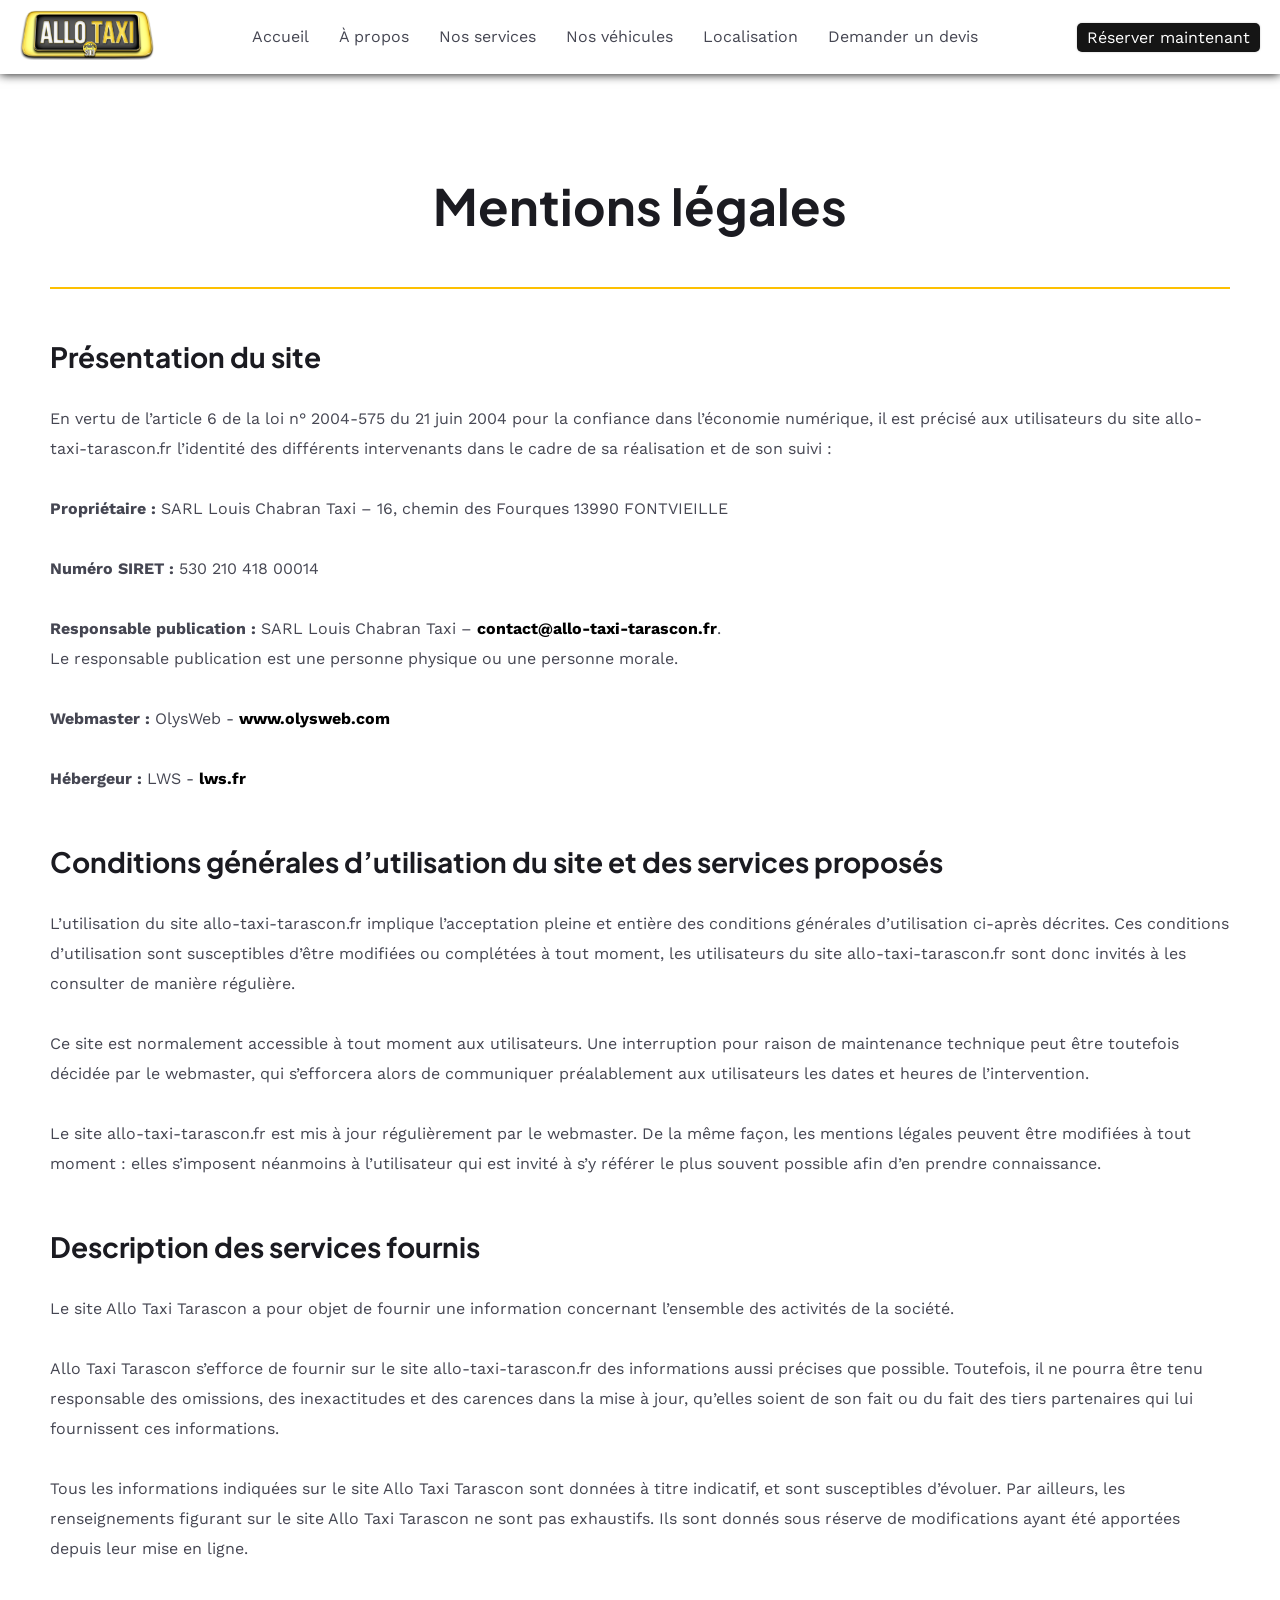
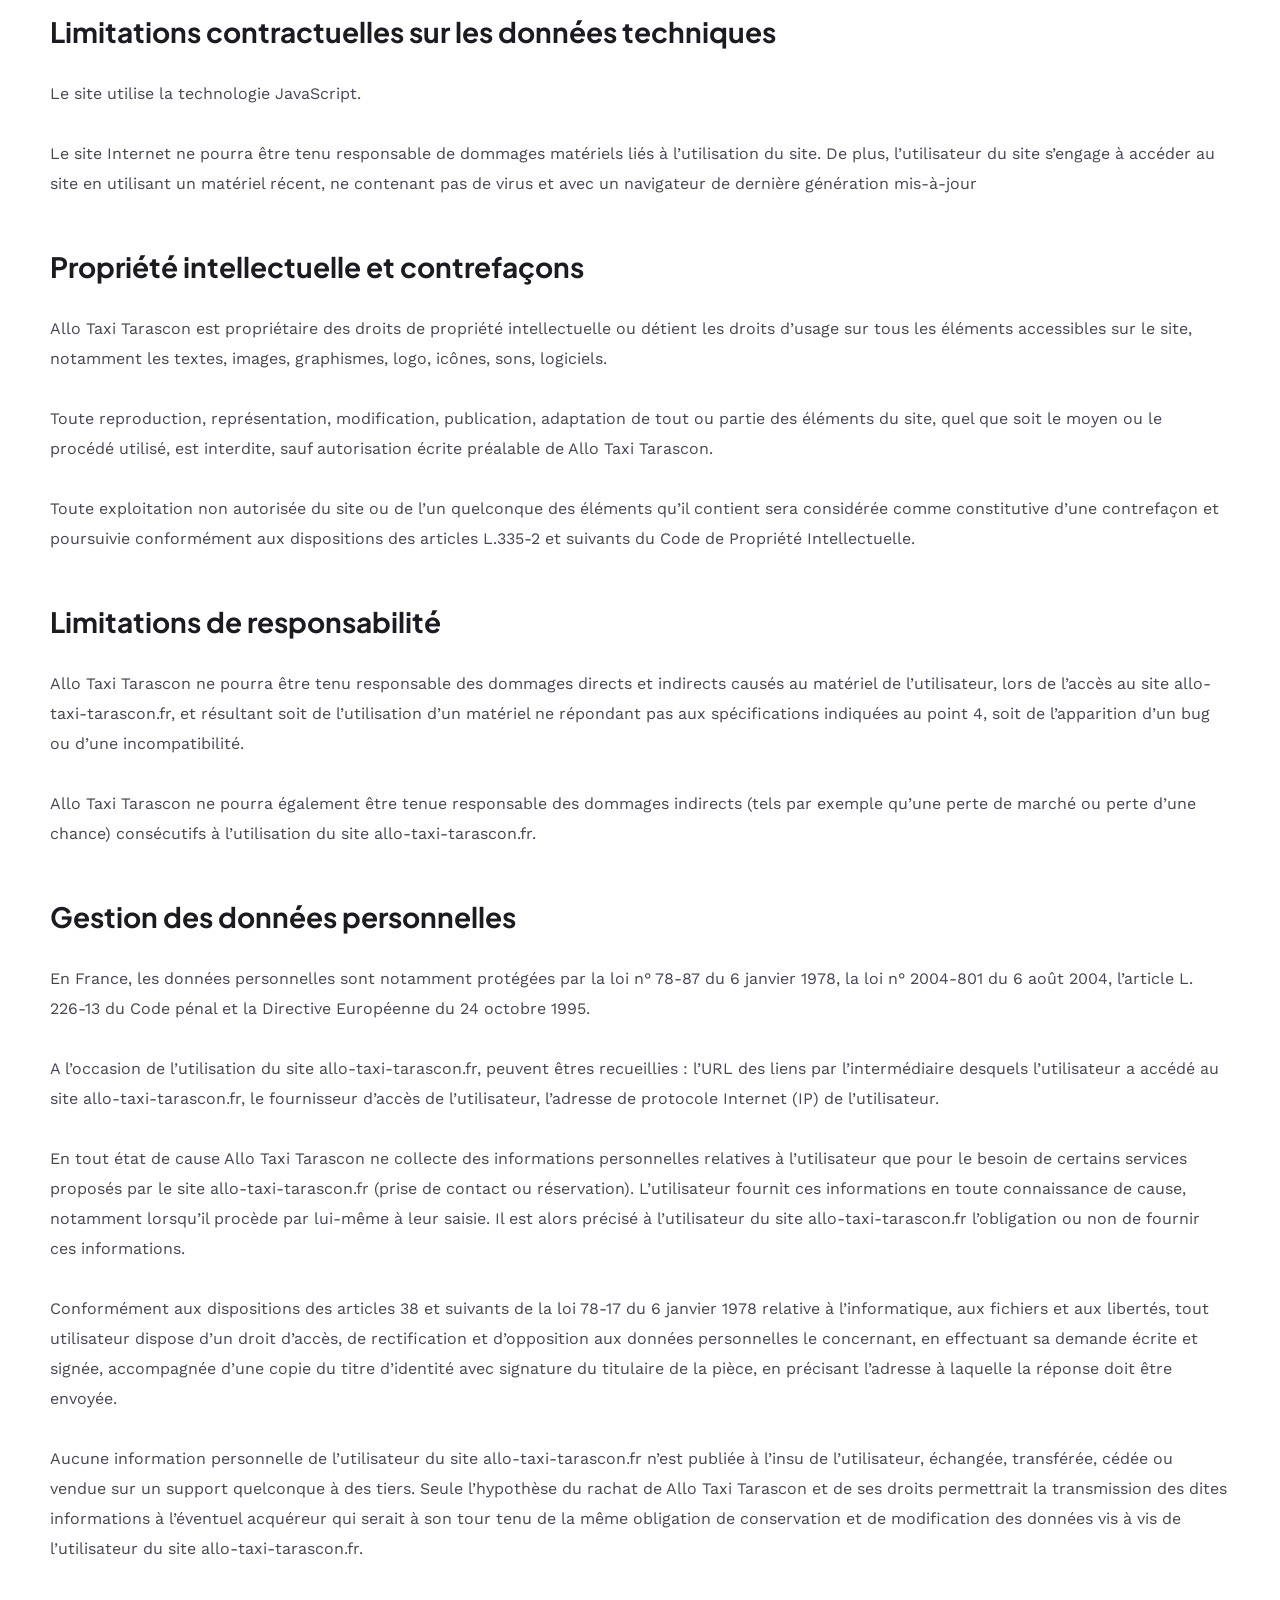
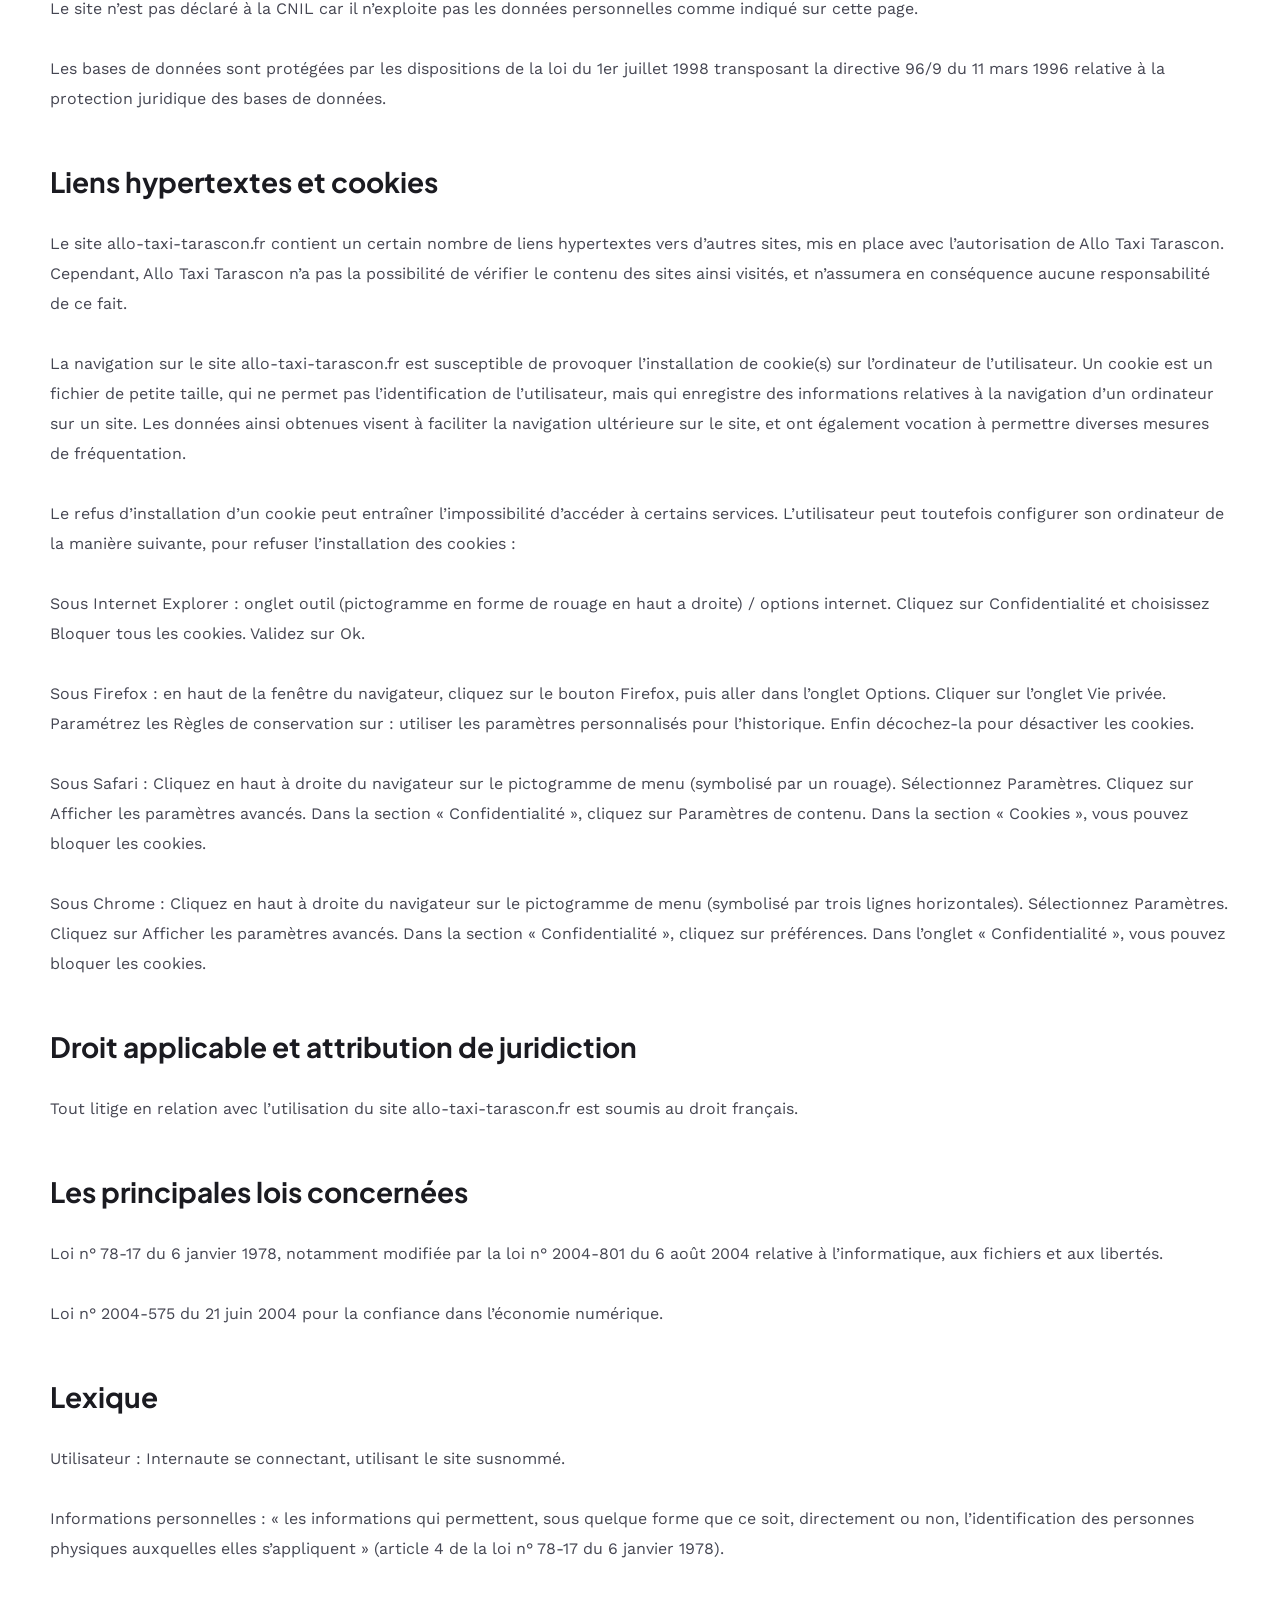
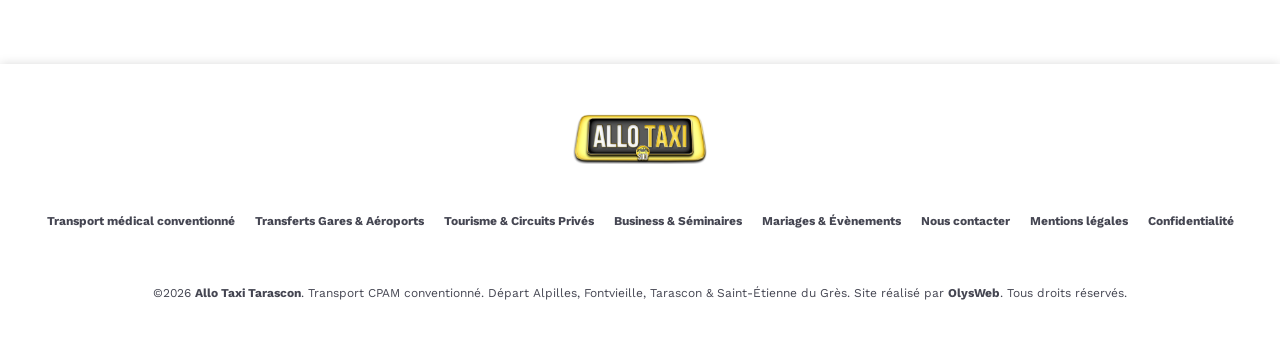
<file: allotaxitarascon/mentions-legales.html>
<!doctype html>

<html lang="fr">

  <head>
    <!-- Google tag (gtag.js) -->
    <script async src="https://www.googletagmanager.com/gtag/js?id=G-GEX0VZF7E3"></script>
    <script>
      window.dataLayer = window.dataLayer || [];
      function gtag() {
        dataLayer.push(arguments);
      }
      gtag("js", new Date());

      gtag("config", "G-GEX0VZF7E3");
    </script>
    <meta charset="UTF-8" />
    <meta name="viewport" content="width=device-width, initial-scale=1.0" />
    <title>Allo Taxi Tarascon - Votre taxi de confiance à Tarascon</title>

    <!-- ICONS -->
    <!-- Favicon classique -->
    <link rel="icon" href="./assets/images/icons/icon.ico" sizes="any" />

    <!-- PNG standards -->
    <link rel="icon" type="image/png" sizes="32x32" href="./assets/images/icons/icon-32.png" />
    <link rel="icon" type="image/png" sizes="16x16" href="./assets/images/icons/icon-16.png" />

    <!-- Pour iOS (Apple) -->
    <link rel="apple-touch-icon" sizes="180x180" href="./assets/images/icons/apple-touch-icon.png" />

    <!-- Android / Chrome -->
    <link rel="icon" type="image/png" sizes="192x192" href="./assets/images/icons/icon-192.png" />
    <link rel="icon" type="image/png" sizes="512x512" href="./assets/images/icons/icon-512.png" />

    <!-- Couleur de thème navigateur -->
    <meta name="theme-color" content="#151515" />

    <!-- SEO -->
    <!-- Open Graph -->
    <meta property="og:title" content="Allo Taxi Tarascon - Votre taxi de confiance à Tarascon" />
    <meta property="og:description"
      content="Allo Taxi Tarascon - Transport privé et professionnel sur mesure, Transport médical (VSL), Transfert gare et aéroport, transport évènementiel - Disponible 24h/24 et 7j/7 sur réservation." />
    <meta property="og:image" content="https://allo-taxi-tarascon.fr/site.png" />
    <meta property="og:url" content="https://allo-taxi-tarascon.fr/mentions-legales.html" />
    <meta property="og:type" content="website" />
    <meta property="og:site_name" content="Allo Taxi Tarascon" />

    <!-- Twitter Cards -->
    <meta name="twitter:card" content="summary_large_image" />
    <meta name="twitter:title" content="Allo Taxi Tarascon - Votre taxi de confiance à Tarascon" />
    <meta name="twitter:description"
      content="Allo Taxi Tarascon - Transport privé et professionnel sur mesure, Transport médical (VSL), Transfert gare et aéroport, transport évènementiel - Disponible 24h/24 et 7j/7 sur réservation." />
    <meta name="twitter:image" content="https://allo-taxi-tarascon.fr/site.png" />

    <!-- STYLES -->
    <link rel="stylesheet" href="./assets/css/style.css" />

    <!-- FONTS -->
    <link
      href="https://fonts.googleapis.com/css2?family=Plus+Jakarta+Sans:wght@400;600;700;800&amp;family=Work+Sans:wght@300;400;500;600&amp;display=swap"
      rel="stylesheet" />
    <link
      href="https://fonts.googleapis.com/css2?family=Material+Symbols+Outlined:wght,FILL@100..700,0..1&amp;display=swap"
      rel="stylesheet" />

    <!-- BOOTSTRAP ICONS -->
    <link rel="stylesheet" href="https://cdn.jsdelivr.net/npm/bootstrap-icons@1.13.1/font/bootstrap-icons.min.css" />
  </head>

  <body>
    <header>
      <a href="/">
        <img src="./assets/images/logos/logo.png" class="logo" alt="Logo" />
      </a>

      <div class="icons-nav">
        <a href="tel:+33609958676" class="button">
          <i class="bi bi-phone"></i>
        </a>
        <i class="bi bi-list" id="openIcon"></i>
        <i class="bi bi-x-circle" id="closeIcon"></i>
      </div>

      <nav>
        <a href="/" aria-label="Accueil">Accueil</a>
        <a href="#a-propos" aria-label="À propos">À propos</a>
        <a href="#nos-services" aria-label="Nos services">Nos services</a>
        <a href="#nos-vehicules" aria-label="Nos véhicules">Nos véhicules</a>
        <a href="#localisation" aria-label="Localisation">Localisation</a>
        <a href="#demander-un-devis" aria-label="Demander un devis">Demander un devis</a>
      </nav>

      <a href="tel:+33609958676" class="button" aria-label="Réserver maintenant">
        Réserver maintenant
      </a>
    </header>
    <main class="legal">
      <div class="title-page">
        <h1>Mentions légales</h1>
      </div>
      <section class="card">
        <h2>Présentation du site</h2>
        <p>
          En vertu de l’article 6 de la loi n° 2004-575 du 21 juin 2004 pour la
          confiance dans l’économie numérique, il est précisé aux utilisateurs
          du site allo-taxi-tarascon.fr l’identité des différents intervenants
          dans le cadre de sa réalisation et de son suivi :
          <br /><br />
          <strong> Propriétaire : </strong> SARL Louis Chabran Taxi – 16, chemin
          des Fourques 13990 FONTVIEILLE <br /><br />
          <strong>Numéro SIRET : </strong>530 210 418 00014 <br /><br />
          <strong> Responsable publication : </strong>
          SARL Louis Chabran Taxi –
          <a href="mailto:contact@allo-taxi-tarascon.fr"
            aria-label="Email : contact@allo-taxi-tarascon.fr">contact@allo-taxi-tarascon.fr</a>.
          <br />
          Le responsable publication est une personne physique ou une personne
          morale.
          <br /><br />
          <strong> Webmaster : </strong>
          OlysWeb -
          <a href="https://olysweb.com" target="_blank" aria-label="OlysWeb">www.olysweb.com</a>

          <br /><br />
          <strong> Hébergeur : </strong>
          LWS -
          <a href="https://lws.fr" target="_blank" aria-label="LWS">lws.fr</a>
        </p>
      </section>

      <section class="card">
        <h2>
          Conditions générales d’utilisation du site et des services proposés
        </h2>

        <p>
          L’utilisation du site allo-taxi-tarascon.fr implique l’acceptation
          pleine et entière des conditions générales d’utilisation ci-après
          décrites. Ces conditions d’utilisation sont susceptibles d’être
          modifiées ou complétées à tout moment, les utilisateurs du site
          allo-taxi-tarascon.fr sont donc invités à les consulter de manière
          régulière.
          <br /><br />
          Ce site est normalement accessible à tout moment aux utilisateurs. Une
          interruption pour raison de maintenance technique peut être toutefois
          décidée par le webmaster, qui s’efforcera alors de communiquer
          préalablement aux utilisateurs les dates et heures de l’intervention.
          <br /><br />
          Le site allo-taxi-tarascon.fr est mis à jour régulièrement par le
          webmaster. De la même façon, les mentions légales peuvent être
          modifiées à tout moment : elles s’imposent néanmoins à l’utilisateur
          qui est invité à s’y référer le plus souvent possible afin d’en
          prendre connaissance.
        </p>
      </section>
      <section class="card">
        <h2>Description des services fournis</h2>
        <p>
          Le site Allo Taxi Tarascon a pour objet de fournir une information
          concernant l’ensemble des activités de la société.
          <br /><br />
          Allo Taxi Tarascon s’efforce de fournir sur le site
          allo-taxi-tarascon.fr des informations aussi précises que possible.
          Toutefois, il ne pourra être tenu responsable des omissions, des
          inexactitudes et des carences dans la mise à jour, qu’elles soient de
          son fait ou du fait des tiers partenaires qui lui fournissent ces
          informations.
          <br /><br />
          Tous les informations indiquées sur le site Allo Taxi Tarascon sont
          données à titre indicatif, et sont susceptibles d’évoluer. Par
          ailleurs, les renseignements figurant sur le site Allo Taxi Tarascon
          ne sont pas exhaustifs. Ils sont donnés sous réserve de modifications
          ayant été apportées depuis leur mise en ligne.
        </p>
      </section>

      <section class="card">
        <h2>Limitations contractuelles sur les données techniques</h2>
        <p>
          Le site utilise la technologie JavaScript.
          <br /><br />
          Le site Internet ne pourra être tenu responsable de dommages matériels
          liés à l’utilisation du site. De plus, l’utilisateur du site s’engage
          à accéder au site en utilisant un matériel récent, ne contenant pas de
          virus et avec un navigateur de dernière génération mis-à-jour
        </p>
      </section>

      <section class="card">
        <h2>Propriété intellectuelle et contrefaçons</h2>
        <p>
          Allo Taxi Tarascon est propriétaire des droits de propriété
          intellectuelle ou détient les droits d’usage sur tous les éléments
          accessibles sur le site, notamment les textes, images, graphismes,
          logo, icônes, sons, logiciels.
          <br /><br />
          Toute reproduction, représentation, modification, publication,
          adaptation de tout ou partie des éléments du site, quel que soit le
          moyen ou le procédé utilisé, est interdite, sauf autorisation écrite
          préalable de Allo Taxi Tarascon.
          <br /><br />
          Toute exploitation non autorisée du site ou de l’un quelconque des
          éléments qu’il contient sera considérée comme constitutive d’une
          contrefaçon et poursuivie conformément aux dispositions des articles
          L.335-2 et suivants du Code de Propriété Intellectuelle.
        </p>
      </section>

      <section class="card">
        <h2>Limitations de responsabilité</h2>
        <p>
          Allo Taxi Tarascon ne pourra être tenu responsable des dommages
          directs et indirects causés au matériel de l’utilisateur, lors de
          l’accès au site allo-taxi-tarascon.fr, et résultant soit de
          l’utilisation d’un matériel ne répondant pas aux spécifications
          indiquées au point 4, soit de l’apparition d’un bug ou d’une
          incompatibilité.
          <br /><br />
          Allo Taxi Tarascon ne pourra également être tenue responsable des
          dommages indirects (tels par exemple qu’une perte de marché ou perte
          d’une chance) consécutifs à l’utilisation du site
          allo-taxi-tarascon.fr.
        </p>
      </section>

      <section class="card">
        <h2>Gestion des données personnelles</h2>
        <p>
          En France, les données personnelles sont notamment protégées par la
          loi n° 78-87 du 6 janvier 1978, la loi n° 2004-801 du 6 août 2004,
          l’article L. 226-13 du Code pénal et la Directive Européenne du 24
          octobre 1995.
          <br /><br />
          A l’occasion de l’utilisation du site allo-taxi-tarascon.fr, peuvent
          êtres recueillies : l’URL des liens par l’intermédiaire desquels
          l’utilisateur a accédé au site allo-taxi-tarascon.fr, le fournisseur
          d’accès de l’utilisateur, l’adresse de protocole Internet (IP) de
          l’utilisateur.
          <br /><br />
          En tout état de cause Allo Taxi Tarascon ne collecte des informations
          personnelles relatives à l’utilisateur que pour le besoin de certains
          services proposés par le site allo-taxi-tarascon.fr (prise de contact
          ou réservation). L’utilisateur fournit ces informations en toute
          connaissance de cause, notamment lorsqu’il procède par lui-même à leur
          saisie. Il est alors précisé à l’utilisateur du site
          allo-taxi-tarascon.fr l’obligation ou non de fournir ces informations.
          <br /><br />
          Conformément aux dispositions des articles 38 et suivants de la loi
          78-17 du 6 janvier 1978 relative à l’informatique, aux fichiers et aux
          libertés, tout utilisateur dispose d’un droit d’accès, de
          rectification et d’opposition aux données personnelles le concernant,
          en effectuant sa demande écrite et signée, accompagnée d’une copie du
          titre d’identité avec signature du titulaire de la pièce, en précisant
          l’adresse à laquelle la réponse doit être envoyée.
          <br /><br />
          Aucune information personnelle de l’utilisateur du site
          allo-taxi-tarascon.fr n’est publiée à l’insu de l’utilisateur,
          échangée, transférée, cédée ou vendue sur un support quelconque à des
          tiers. Seule l’hypothèse du rachat de Allo Taxi Tarascon et de ses
          droits permettrait la transmission des dites informations à l’éventuel
          acquéreur qui serait à son tour tenu de la même obligation de
          conservation et de modification des données vis à vis de l’utilisateur
          du site allo-taxi-tarascon.fr.
          <br /><br />
          Le site n’est pas déclaré à la CNIL car il n’exploite pas les données
          personnelles comme indiqué sur cette page.
          <br /><br />
          Les bases de données sont protégées par les dispositions de la loi du
          1er juillet 1998 transposant la directive 96/9 du 11 mars 1996
          relative à la protection juridique des bases de données.
        </p>
      </section>

      <section class="card">
        <h2>Liens hypertextes et cookies</h2>
        <p>
          Le site allo-taxi-tarascon.fr contient un certain nombre de liens
          hypertextes vers d’autres sites, mis en place avec l’autorisation de
          Allo Taxi Tarascon. Cependant, Allo Taxi Tarascon n’a pas la
          possibilité de vérifier le contenu des sites ainsi visités, et
          n’assumera en conséquence aucune responsabilité de ce fait.
          <br /><br />
          La navigation sur le site allo-taxi-tarascon.fr est susceptible de
          provoquer l’installation de cookie(s) sur l’ordinateur de
          l’utilisateur. Un cookie est un fichier de petite taille, qui ne
          permet pas l’identification de l’utilisateur, mais qui enregistre des
          informations relatives à la navigation d’un ordinateur sur un site.
          Les données ainsi obtenues visent à faciliter la navigation ultérieure
          sur le site, et ont également vocation à permettre diverses mesures de
          fréquentation.
          <br /><br />
          Le refus d’installation d’un cookie peut entraîner l’impossibilité
          d’accéder à certains services. L’utilisateur peut toutefois configurer
          son ordinateur de la manière suivante, pour refuser l’installation des
          cookies :
          <br /><br />
          Sous Internet Explorer : onglet outil (pictogramme en forme de rouage
          en haut a droite) / options internet. Cliquez sur Confidentialité et
          choisissez Bloquer tous les cookies. Validez sur Ok.
          <br /><br />
          Sous Firefox : en haut de la fenêtre du navigateur, cliquez sur le
          bouton Firefox, puis aller dans l’onglet Options. Cliquer sur l’onglet
          Vie privée. Paramétrez les Règles de conservation sur : utiliser les
          paramètres personnalisés pour l’historique. Enfin décochez-la pour
          désactiver les cookies.
          <br /><br />
          Sous Safari : Cliquez en haut à droite du navigateur sur le
          pictogramme de menu (symbolisé par un rouage). Sélectionnez
          Paramètres. Cliquez sur Afficher les paramètres avancés. Dans la
          section « Confidentialité », cliquez sur Paramètres de contenu. Dans
          la section « Cookies », vous pouvez bloquer les cookies.
          <br /><br />
          Sous Chrome : Cliquez en haut à droite du navigateur sur le
          pictogramme de menu (symbolisé par trois lignes horizontales).
          Sélectionnez Paramètres. Cliquez sur Afficher les paramètres avancés.
          Dans la section « Confidentialité », cliquez sur préférences. Dans
          l’onglet « Confidentialité », vous pouvez bloquer les cookies.
        </p>
      </section>
      <section class="card">
        <h2>Droit applicable et attribution de juridiction</h2>
        <p>
          Tout litige en relation avec l’utilisation du site
          allo-taxi-tarascon.fr est soumis au droit français.
        </p>
      </section>

      <section class="card">
        <h2>Les principales lois concernées</h2>
        <p>
          Loi n° 78-17 du 6 janvier 1978, notamment modifiée par la loi n°
          2004-801 du 6 août 2004 relative à l’informatique, aux fichiers et aux
          libertés.
          <br /><br />
          Loi n° 2004-575 du 21 juin 2004 pour la confiance dans l’économie
          numérique.
        </p>
      </section>

      <section class="card">
        <h2>Lexique</h2>
        <p>
          Utilisateur : Internaute se connectant, utilisant le site susnommé.
          <br /><br />
          Informations personnelles : « les informations qui permettent, sous
          quelque forme que ce soit, directement ou non, l’identification des
          personnes physiques auxquelles elles s’appliquent » (article 4 de la
          loi n° 78-17 du 6 janvier 1978).
        </p>
      </section>
    </main>

    <footer>
      <img src="./assets/images/logos/logo.png" alt="Logo" class="logo" />

      <div class="links-footer">
        <a href="./#nos-services" aria-label="Transport médical conventionné">
          Transport médical conventionné
        </a>
        <a href="./#nos-services" aria-label="Transferts Gares & Aéroports">
          Transferts Gares & Aéroports
        </a>
        <a href="./#nos-services" aria-label="Tourisme & Circuits Privés">
          Tourisme & Circuits Privés
        </a>
        <a href="./#nos-services" aria-label="Business & Séminaires">Business & Séminaires</a>
        <a href="./#nos-services" aria-label="Mariages & Évènements">Mariages & Évènements</a>
        <a href="./#demander-un-devis" aria-label="Nous contacter">Nous contacter</a>
        <a href="./mentions-legales.html" aria-label="Mentions légales">Mentions légales</a>
        <a href="./confidentialite.html" aria-label="Confidentialité">Confidentialité</a>
      </div>

      <p class="copyright">
        ©2026 <a href="/">Allo Taxi Tarascon</a>. Transport CPAM conventionné.
        Départ Alpilles, Fontvieille, Tarascon &amp; Saint-Étienne du Grès. Site
        réalisé par
        <a href="https://olysweb.com" aria-label="OlysWeb" target="_blank">OlysWeb</a>. Tous droits réservés.
      </p>
    </footer>

    <script src="./assets/js/index.js"></script>
  </body>

</html>
</file>
<file: allotaxifontvieille/assets/css/style.css>
* {
  margin: 0;
  padding: 0;
  box-sizing: border-box;
  font-family: "Work Sans", "Trebuchet MS", "Lucida Sans Unicode", "Lucida Grande", "Lucida Sans", Arial, sans-serif;
  color: #454652;
  font-size: 16px;
  font-weight: normal;
  cursor: default;
  transition: all 0.2s ease;
  -webkit-user-select: none;
     -moz-user-select: none;
          user-select: none;
}

h1,
h2,
h3,
h4,
h5,
h6 {
  font-family: "Plus Jakarta Sans", "Trebuchet MS", "Lucida Sans Unicode", "Lucida Grande", "Lucida Sans", Arial, sans-serif;
  color: #1b1b21;
  font-weight: bold;
}

h1 {
  font-size: 50px;
}
h1 span {
  text-shadow: 1px 1px 5px #000;
  font-size: 50px;
  font-weight: bold;
  color: #fdc002 !important;
  background: none !important;
  padding: 0 !important;
  border-radius: 0;
}

h2 {
  font-size: 28px;
  padding-bottom: 10px;
}

a {
  text-decoration: none;
  font-weight: normal;
  cursor: pointer;
}
a * {
  cursor: pointer;
}

p {
  line-height: 30px;
}

strong {
  font-weight: bold;
}

.button {
  background: #151515;
  padding: 5px 10px;
  border-radius: 5px;
  color: #fff;
  box-shadow: 0 0 2px rgba(0, 0, 0, 0.2509803922);
}
.button:hover {
  background: #fdc002;
  color: #000;
}

.button2 {
  background: #fdc002;
  padding: 5px 10px;
  border-radius: 5px;
  color: #000;
  box-shadow: 0 0 2px rgba(0, 0, 0, 0.2509803922);
}
.button2:hover {
  background: #151515;
  color: #fff;
}

header {
  display: flex;
  flex-wrap: wrap;
  gap: 20px;
  justify-content: space-between;
  align-items: center;
  padding: 10px 20px;
  box-shadow: 0 0 10px #000;
  z-index: 1;
}
header .logo {
  max-height: 50px;
}
header .icons-nav {
  display: none;
}
@media screen and (max-width: 1160px) {
  header .icons-nav {
    display: flex;
    gap: 20px;
    align-items: center;
  }
  header .icons-nav .button {
    display: block !important;
    padding: 10px;
  }
  header .icons-nav .button i {
    color: #fff;
  }
}
header .icons-nav #closeIcon {
  display: none;
}
header .icons-nav i {
  font-size: 22px;
}
header nav {
  display: flex;
  gap: 20px;
  align-items: center;
}
@media screen and (max-width: 1160px) {
  header nav {
    display: none;
    flex-direction: column;
    align-items: center;
    justify-content: center;
    text-align: center;
    width: 100%;
    padding: 20px 20px 10px;
    border-top: 1px solid #151515;
  }
}
header nav a {
  padding: 5px;
  border-bottom: 2px solid transparent;
}
header nav a:hover {
  border-bottom: 2px solid #fdc002;
}
@media screen and (max-width: 1160px) {
  header .button {
    display: none;
  }
}

footer {
  padding: 50px 20px;
  display: flex;
  justify-content: center;
  align-items: center;
  flex-direction: column;
  gap: 50px;
  box-shadow: 0 0 10px rgba(0, 0, 0, 0.1450980392);
  text-align: center;
}
footer * {
  font-size: 12px;
}
footer .logo {
  max-height: 50px;
}
footer .links-footer {
  display: flex;
  gap: 20px;
  justify-content: center;
  align-items: center;
  flex-wrap: wrap;
}
footer .social-links {
  display: flex;
  gap: 20px;
}
footer .social-links i {
  font-size: 20px;
}
footer a {
  font-weight: bold;
}

#hero {
  background: url(../images/hero.webp) center/cover;
  box-shadow: inset 0 0 10px #000;
  padding: 100px 50px;
}
#hero .container {
  width: 50%;
  display: flex;
  flex-direction: column;
  gap: 50px;
  background: rgba(255, 255, 255, 0.9490196078);
  border-radius: 20px;
  padding: 50px;
  box-shadow: 0 0 10px rgba(0, 0, 0, 0.2509803922);
}
@media screen and (max-width: 992px) {
  #hero .container {
    width: 100%;
  }
}
#hero .container span {
  background: #fdc002;
  padding: 5px 20px;
  border-radius: 50px;
  color: #000;
}
#hero .container p {
  font-size: 18px;
  color: #000;
}
#hero .container div {
  display: flex;
  gap: 20px;
  flex-wrap: wrap;
}

#a-propos {
  padding: 100px 50px;
  background: #f1f1f1;
}
#a-propos .container {
  display: flex;
  flex-direction: column;
  gap: 50px;
}
#a-propos .container .grid-container {
  display: grid;
  gap: 20px;
  grid-template-columns: repeat(3, 1fr);
}
@media screen and (max-width: 992px) {
  #a-propos .container .grid-container {
    grid-template-columns: 1fr;
  }
}
#a-propos .container .grid-container .grid-item {
  background: #fff;
  padding: 20px;
  border-radius: 20px;
  box-shadow: 0 0 10px rgba(0, 0, 0, 0.1450980392);
  display: flex;
  gap: 20px;
  flex-direction: column;
}
#a-propos .container .grid-container .grid-item i {
  width: 60px;
  height: 60px;
  display: flex;
  align-items: center;
  justify-content: center;
  border-radius: 10px;
  box-shadow: inset 0 0 10px rgba(0, 0, 0, 0.1450980392);
  font-size: 25px;
  padding: 20px;
  background: #f1f1f1;
  color: #000;
}
#a-propos .container .grid-container .super-item {
  background: #151515;
}
#a-propos .container .grid-container .super-item h3 {
  color: #fdc002;
}
#a-propos .container .grid-container .super-item p {
  color: #fff;
}
#a-propos .container .grid-container .super-item i {
  background: #fff;
}

#nos-services {
  padding: 100px 50px;
}
#nos-services .container {
  display: flex;
  flex-direction: column;
  gap: 50px;
}
#nos-services .container .title-section {
  text-align: center;
}
#nos-services .container .grid-container {
  display: grid;
  gap: 20px;
  grid-template-columns: repeat(3, 1fr);
}
@media screen and (max-width: 992px) {
  #nos-services .container .grid-container {
    grid-template-columns: 1fr;
  }
}
#nos-services .container .grid-container a:hover {
  transform: scale(1.02);
}
#nos-services .container .grid-container .grid-item {
  background: #fff;
  padding: 20px;
  border-radius: 20px;
  box-shadow: 0 0 10px rgba(0, 0, 0, 0.1450980392);
  height: 100%;
  display: flex;
  gap: 20px;
  flex-direction: column;
}
#nos-services .container .grid-container .grid-item i {
  width: 60px;
  height: 60px;
  display: flex;
  align-items: center;
  justify-content: center;
  border-radius: 10px;
  box-shadow: inset 0 0 10px rgba(0, 0, 0, 0.1450980392);
  font-size: 25px;
  padding: 20px;
  background: #f1f1f1;
  color: #000;
}
#nos-services .container .grid-container #call-to-action {
  background: #151515;
  text-align: center;
  align-items: center;
  justify-content: center;
}
#nos-services .container .grid-container #call-to-action h3 {
  color: #fdc002;
}
#nos-services .container .grid-container #call-to-action p {
  color: #fff;
}
#nos-services .container .grid-container #call-to-action i {
  background: #fff;
}

#nos-vehicules {
  background: #f1f1f1;
  padding: 100px 50px 150px;
}
#nos-vehicules .container {
  display: flex;
  gap: 50px;
}
#nos-vehicules .container .grid-container {
  display: grid;
  grid-template-columns: 40% 60%;
  gap: 20px;
  flex-wrap: wrap;
}
@media screen and (max-width: 992px) {
  #nos-vehicules .container .grid-container {
    grid-template-columns: 1fr;
  }
}
#nos-vehicules .container .grid-container .img-container {
  position: relative;
}
#nos-vehicules .container .grid-container .img-container img {
  border-radius: 20px;
  width: 100%;
  height: 100%;
}
#nos-vehicules .container .grid-container .img-container .label {
  border-radius: 20px;
  background: #fff;
  width: 50%;
  margin: -50px 0 0 auto;
  padding: 20px;
  text-align: center;
  position: absolute;
  bottom: 0;
  right: 0;
  transform: translate(50%, 50%);
}
@media screen and (max-width: 992px) {
  #nos-vehicules .container .grid-container .img-container .label {
    width: 80%;
    right: 50%;
  }
}
#nos-vehicules .container .grid-container .text-container {
  display: flex;
  flex-direction: column;
  justify-content: center;
  gap: 20px;
}
@media screen and (max-width: 992px) {
  #nos-vehicules .container .grid-container .text-container {
    margin-top: 50px;
  }
}
#nos-vehicules .container .grid-container .text-container ul {
  padding: 20px 0;
  list-style: none;
  display: flex;
  flex-direction: column;
  gap: 20px;
}

#localisation {
  padding: 100px 50px 150px;
}
#localisation .container {
  display: flex;
  gap: 50px;
  flex-direction: column;
}
#localisation .grid-container {
  display: grid;
  grid-template-columns: repeat(4, 1fr);
  gap: 20px;
}
@media screen and (max-width: 992px) {
  #localisation .grid-container {
    grid-template-columns: 1fr;
  }
}
#localisation .grid-container .grid-item {
  background: #f1f1f1;
  padding: 20px;
  border-radius: 20px;
  box-shadow: 0 0 10px rgba(0, 0, 0, 0.1450980392);
  height: 100%;
  display: flex;
  gap: 20px;
  flex-direction: column;
  align-items: center;
}
#localisation .grid-container .grid-item i {
  width: 60px;
  height: 60px;
  display: flex;
  align-items: center;
  justify-content: center;
  font-size: 25px;
  padding: 20px;
  color: #000;
}

#demander-un-devis {
  background: #151515;
  padding: 100px 50px;
}
#demander-un-devis h2 {
  color: #fff;
}
#demander-un-devis .grid-container {
  display: grid;
  grid-template-columns: repeat(2, 1fr);
  align-items: center;
  gap: 50px;
}
@media screen and (max-width: 992px) {
  #demander-un-devis .grid-container {
    grid-template-columns: 1fr;
  }
}
#demander-un-devis .grid-container .items-container {
  display: flex;
  flex-direction: column;
  gap: 20px;
}
#demander-un-devis .grid-container .items-container .item {
  display: flex;
  align-items: center;
  gap: 20px;
  align-items: center;
}
#demander-un-devis .grid-container .items-container .item i {
  width: 60px;
  height: 60px;
  display: flex;
  align-items: center;
  justify-content: center;
  border-radius: 10px;
  box-shadow: inset 0 0 10px rgba(0, 0, 0, 0.1450980392);
  font-size: 25px;
  padding: 20px;
  background: #fdc002;
  color: #000;
}
#demander-un-devis .grid-container .items-container .item div {
  display: flex;
  flex-direction: column;
  gap: 10px;
}
#demander-un-devis .grid-container .items-container .item div h3 {
  color: #f1f1f1;
}
#demander-un-devis .grid-container img {
  margin: 0 0 0 auto;
  filter: grayscale(1);
  border-radius: 20px;
}
@media screen and (max-width: 992px) {
  #demander-un-devis .grid-container img {
    width: 100%;
    height: 100%;
  }
}

.title-page {
  text-align: center;
  border-bottom: 2px solid #fdc002;
  padding-bottom: 50px;
}

.legal {
  padding: 100px 50px;
  display: flex;
  flex-direction: column;
  gap: 50px;
}
.legal .card {
  display: flex;
  flex-direction: column;
  gap: 20px;
}
.legal .card a {
  font-weight: bold;
  color: #000;
}/*# sourceMappingURL=style.css.map */
</file>
<file: allotaxistetiennedugres/assets/css/style.css>
* {
  margin: 0;
  padding: 0;
  box-sizing: border-box;
  font-family: "Work Sans", "Trebuchet MS", "Lucida Sans Unicode", "Lucida Grande", "Lucida Sans", Arial, sans-serif;
  color: #454652;
  font-size: 16px;
  font-weight: normal;
  cursor: default;
  transition: all 0.2s ease;
  -webkit-user-select: none;
     -moz-user-select: none;
          user-select: none;
}

h1,
h2,
h3,
h4,
h5,
h6 {
  font-family: "Plus Jakarta Sans", "Trebuchet MS", "Lucida Sans Unicode", "Lucida Grande", "Lucida Sans", Arial, sans-serif;
  color: #1b1b21;
  font-weight: bold;
}

h1 {
  font-size: 50px;
}
h1 span {
  text-shadow: 1px 1px 5px #000;
  font-size: 50px;
  font-weight: bold;
  color: #fdc002 !important;
  background: none !important;
  padding: 0 !important;
  border-radius: 0;
}

h2 {
  font-size: 28px;
  padding-bottom: 10px;
}

a {
  text-decoration: none;
  font-weight: normal;
  cursor: pointer;
}
a * {
  cursor: pointer;
}

p {
  line-height: 30px;
}

strong {
  font-weight: bold;
}

.button {
  background: #151515;
  padding: 5px 10px;
  border-radius: 5px;
  color: #fff;
  box-shadow: 0 0 2px rgba(0, 0, 0, 0.2509803922);
}
.button:hover {
  background: #fdc002;
  color: #000;
}

.button2 {
  background: #fdc002;
  padding: 5px 10px;
  border-radius: 5px;
  color: #000;
  box-shadow: 0 0 2px rgba(0, 0, 0, 0.2509803922);
}
.button2:hover {
  background: #151515;
  color: #fff;
}

header {
  display: flex;
  flex-wrap: wrap;
  gap: 20px;
  justify-content: space-between;
  align-items: center;
  padding: 10px 20px;
  box-shadow: 0 0 10px #000;
  z-index: 1;
}
header .logo {
  max-height: 50px;
}
header .icons-nav {
  display: none;
}
@media screen and (max-width: 1160px) {
  header .icons-nav {
    display: flex;
    gap: 20px;
    align-items: center;
  }
  header .icons-nav .button {
    display: block !important;
    padding: 10px;
  }
  header .icons-nav .button i {
    color: #fff;
  }
}
header .icons-nav #closeIcon {
  display: none;
}
header .icons-nav i {
  font-size: 22px;
}
header nav {
  display: flex;
  gap: 20px;
  align-items: center;
}
@media screen and (max-width: 1160px) {
  header nav {
    display: none;
    flex-direction: column;
    align-items: center;
    justify-content: center;
    text-align: center;
    width: 100%;
    padding: 20px 20px 10px;
    border-top: 1px solid #151515;
  }
}
header nav a {
  padding: 5px;
  border-bottom: 2px solid transparent;
}
header nav a:hover {
  border-bottom: 2px solid #fdc002;
}
@media screen and (max-width: 1160px) {
  header .button {
    display: none;
  }
}

footer {
  padding: 50px 20px;
  display: flex;
  justify-content: center;
  align-items: center;
  flex-direction: column;
  gap: 50px;
  box-shadow: 0 0 10px rgba(0, 0, 0, 0.1450980392);
  text-align: center;
}
footer * {
  font-size: 12px;
}
footer .logo {
  max-height: 50px;
}
footer .links-footer {
  display: flex;
  gap: 20px;
  justify-content: center;
  align-items: center;
  flex-wrap: wrap;
}
footer .social-links {
  display: flex;
  gap: 20px;
}
footer .social-links i {
  font-size: 20px;
}
footer a {
  font-weight: bold;
}

#hero {
  background: url(../images/hero.webp) center/cover;
  box-shadow: inset 0 0 10px #000;
  padding: 100px 50px;
}
#hero .container {
  width: 50%;
  display: flex;
  flex-direction: column;
  gap: 50px;
  background: rgba(255, 255, 255, 0.9490196078);
  border-radius: 20px;
  padding: 50px;
  box-shadow: 0 0 10px rgba(0, 0, 0, 0.2509803922);
}
@media screen and (max-width: 992px) {
  #hero .container {
    width: 100%;
  }
}
#hero .container span {
  background: #fdc002;
  padding: 5px 20px;
  border-radius: 50px;
  color: #000;
}
#hero .container p {
  font-size: 18px;
  color: #000;
}
#hero .container div {
  display: flex;
  gap: 20px;
  flex-wrap: wrap;
}

#a-propos {
  padding: 100px 50px;
  background: #f1f1f1;
}
#a-propos .container {
  display: flex;
  flex-direction: column;
  gap: 50px;
}
#a-propos .container .grid-container {
  display: grid;
  gap: 20px;
  grid-template-columns: repeat(3, 1fr);
}
@media screen and (max-width: 992px) {
  #a-propos .container .grid-container {
    grid-template-columns: 1fr;
  }
}
#a-propos .container .grid-container .grid-item {
  background: #fff;
  padding: 20px;
  border-radius: 20px;
  box-shadow: 0 0 10px rgba(0, 0, 0, 0.1450980392);
  display: flex;
  gap: 20px;
  flex-direction: column;
}
#a-propos .container .grid-container .grid-item i {
  width: 60px;
  height: 60px;
  display: flex;
  align-items: center;
  justify-content: center;
  border-radius: 10px;
  box-shadow: inset 0 0 10px rgba(0, 0, 0, 0.1450980392);
  font-size: 25px;
  padding: 20px;
  background: #f1f1f1;
  color: #000;
}
#a-propos .container .grid-container .super-item {
  background: #151515;
}
#a-propos .container .grid-container .super-item h3 {
  color: #fdc002;
}
#a-propos .container .grid-container .super-item p {
  color: #fff;
}
#a-propos .container .grid-container .super-item i {
  background: #fff;
}

#nos-services {
  padding: 100px 50px;
}
#nos-services .container {
  display: flex;
  flex-direction: column;
  gap: 50px;
}
#nos-services .container .title-section {
  text-align: center;
}
#nos-services .container .grid-container {
  display: grid;
  gap: 20px;
  grid-template-columns: repeat(3, 1fr);
}
@media screen and (max-width: 992px) {
  #nos-services .container .grid-container {
    grid-template-columns: 1fr;
  }
}
#nos-services .container .grid-container a:hover {
  transform: scale(1.02);
}
#nos-services .container .grid-container .grid-item {
  background: #fff;
  padding: 20px;
  border-radius: 20px;
  box-shadow: 0 0 10px rgba(0, 0, 0, 0.1450980392);
  height: 100%;
  display: flex;
  gap: 20px;
  flex-direction: column;
}
#nos-services .container .grid-container .grid-item i {
  width: 60px;
  height: 60px;
  display: flex;
  align-items: center;
  justify-content: center;
  border-radius: 10px;
  box-shadow: inset 0 0 10px rgba(0, 0, 0, 0.1450980392);
  font-size: 25px;
  padding: 20px;
  background: #f1f1f1;
  color: #000;
}
#nos-services .container .grid-container #call-to-action {
  background: #151515;
  text-align: center;
  align-items: center;
  justify-content: center;
}
#nos-services .container .grid-container #call-to-action h3 {
  color: #fdc002;
}
#nos-services .container .grid-container #call-to-action p {
  color: #fff;
}
#nos-services .container .grid-container #call-to-action i {
  background: #fff;
}

#nos-vehicules {
  background: #f1f1f1;
  padding: 100px 50px 150px;
}
#nos-vehicules .container {
  display: flex;
  gap: 50px;
}
#nos-vehicules .container .grid-container {
  display: grid;
  grid-template-columns: 40% 60%;
  gap: 20px;
  flex-wrap: wrap;
}
@media screen and (max-width: 992px) {
  #nos-vehicules .container .grid-container {
    grid-template-columns: 1fr;
  }
}
#nos-vehicules .container .grid-container .img-container {
  position: relative;
}
#nos-vehicules .container .grid-container .img-container img {
  border-radius: 20px;
  width: 100%;
  height: 100%;
}
#nos-vehicules .container .grid-container .img-container .label {
  border-radius: 20px;
  background: #fff;
  width: 50%;
  margin: -50px 0 0 auto;
  padding: 20px;
  text-align: center;
  position: absolute;
  bottom: 0;
  right: 0;
  transform: translate(50%, 50%);
}
@media screen and (max-width: 992px) {
  #nos-vehicules .container .grid-container .img-container .label {
    width: 80%;
    right: 50%;
  }
}
#nos-vehicules .container .grid-container .text-container {
  display: flex;
  flex-direction: column;
  justify-content: center;
  gap: 20px;
}
@media screen and (max-width: 992px) {
  #nos-vehicules .container .grid-container .text-container {
    margin-top: 50px;
  }
}
#nos-vehicules .container .grid-container .text-container ul {
  padding: 20px 0;
  list-style: none;
  display: flex;
  flex-direction: column;
  gap: 20px;
}

#localisation {
  padding: 100px 50px 150px;
}
#localisation .container {
  display: flex;
  gap: 50px;
  flex-direction: column;
}
#localisation .grid-container {
  display: grid;
  grid-template-columns: repeat(4, 1fr);
  gap: 20px;
}
@media screen and (max-width: 992px) {
  #localisation .grid-container {
    grid-template-columns: 1fr;
  }
}
#localisation .grid-container .grid-item {
  background: #f1f1f1;
  padding: 20px;
  border-radius: 20px;
  box-shadow: 0 0 10px rgba(0, 0, 0, 0.1450980392);
  height: 100%;
  display: flex;
  gap: 20px;
  flex-direction: column;
  align-items: center;
}
#localisation .grid-container .grid-item i {
  width: 60px;
  height: 60px;
  display: flex;
  align-items: center;
  justify-content: center;
  font-size: 25px;
  padding: 20px;
  color: #000;
}

#demander-un-devis {
  background: #151515;
  padding: 100px 50px;
}
#demander-un-devis h2 {
  color: #fff;
}
#demander-un-devis .grid-container {
  display: grid;
  grid-template-columns: repeat(2, 1fr);
  align-items: center;
  gap: 50px;
}
@media screen and (max-width: 992px) {
  #demander-un-devis .grid-container {
    grid-template-columns: 1fr;
  }
}
#demander-un-devis .grid-container .items-container {
  display: flex;
  flex-direction: column;
  gap: 20px;
}
#demander-un-devis .grid-container .items-container .item {
  display: flex;
  align-items: center;
  gap: 20px;
  align-items: center;
}
#demander-un-devis .grid-container .items-container .item i {
  width: 60px;
  height: 60px;
  display: flex;
  align-items: center;
  justify-content: center;
  border-radius: 10px;
  box-shadow: inset 0 0 10px rgba(0, 0, 0, 0.1450980392);
  font-size: 25px;
  padding: 20px;
  background: #fdc002;
  color: #000;
}
#demander-un-devis .grid-container .items-container .item div {
  display: flex;
  flex-direction: column;
  gap: 10px;
}
#demander-un-devis .grid-container .items-container .item div h3 {
  color: #f1f1f1;
}
#demander-un-devis .grid-container img {
  margin: 0 0 0 auto;
  filter: grayscale(1);
  border-radius: 20px;
}
@media screen and (max-width: 992px) {
  #demander-un-devis .grid-container img {
    width: 100%;
    height: 100%;
  }
}

.title-page {
  text-align: center;
  border-bottom: 2px solid #fdc002;
  padding-bottom: 50px;
}

.legal {
  padding: 100px 50px;
  display: flex;
  flex-direction: column;
  gap: 50px;
}
.legal .card {
  display: flex;
  flex-direction: column;
  gap: 20px;
}
.legal .card a {
  font-weight: bold;
  color: #000;
}/*# sourceMappingURL=style.css.map */
</file>
<file: allotaxisud/assets/css/style.css>
* {
  margin: 0;
  padding: 0;
  box-sizing: border-box;
  font-family: "Work Sans", "Trebuchet MS", "Lucida Sans Unicode", "Lucida Grande", "Lucida Sans", Arial, sans-serif;
  color: #454652;
  font-size: 16px;
  font-weight: normal;
  cursor: default;
  transition: all 0.2s ease;
  -webkit-user-select: none;
     -moz-user-select: none;
          user-select: none;
}

h1,
h2,
h3,
h4,
h5,
h6 {
  font-family: "Plus Jakarta Sans", "Trebuchet MS", "Lucida Sans Unicode", "Lucida Grande", "Lucida Sans", Arial, sans-serif;
  color: #1b1b21;
  font-weight: bold;
}

h1 {
  font-size: 50px;
}
h1 span {
  text-shadow: 1px 1px 5px #000;
  font-size: 50px;
  font-weight: bold;
  color: #fdc002 !important;
  background: none !important;
  padding: 0 !important;
  border-radius: 0;
}

h2 {
  font-size: 28px;
  padding-bottom: 10px;
}

a {
  text-decoration: none;
  font-weight: normal;
  cursor: pointer;
}
a * {
  cursor: pointer;
}

p {
  line-height: 30px;
}

strong {
  font-weight: bold;
}

.button {
  background: #151515;
  padding: 5px 10px;
  border-radius: 5px;
  color: #fff;
  box-shadow: 0 0 2px rgba(0, 0, 0, 0.2509803922);
}
.button:hover {
  background: #fdc002;
  color: #000;
}

.button2 {
  background: #fdc002;
  padding: 5px 10px;
  border-radius: 5px;
  color: #000;
  box-shadow: 0 0 2px rgba(0, 0, 0, 0.2509803922);
}
.button2:hover {
  background: #151515;
  color: #fff;
}

header {
  display: flex;
  flex-wrap: wrap;
  gap: 20px;
  justify-content: space-between;
  align-items: center;
  padding: 10px 20px;
  box-shadow: 0 0 10px #000;
  z-index: 1;
}
header .logo {
  max-height: 50px;
}
header .icons-nav {
  display: none;
}
@media screen and (max-width: 1160px) {
  header .icons-nav {
    display: flex;
    gap: 20px;
    align-items: center;
  }
  header .icons-nav .button {
    display: block !important;
    padding: 10px;
  }
  header .icons-nav .button i {
    color: #fff;
  }
}
header .icons-nav #closeIcon {
  display: none;
}
header .icons-nav i {
  font-size: 22px;
}
header nav {
  display: flex;
  gap: 20px;
  align-items: center;
}
@media screen and (max-width: 1160px) {
  header nav {
    display: none;
    flex-direction: column;
    align-items: center;
    justify-content: center;
    text-align: center;
    width: 100%;
    padding: 20px 20px 10px;
    border-top: 1px solid #151515;
  }
}
header nav a {
  padding: 5px;
  border-bottom: 2px solid transparent;
}
header nav a:hover {
  border-bottom: 2px solid #fdc002;
}
@media screen and (max-width: 1160px) {
  header .button {
    display: none;
  }
}

footer {
  padding: 50px 20px;
  display: flex;
  justify-content: center;
  align-items: center;
  flex-direction: column;
  gap: 50px;
  box-shadow: 0 0 10px rgba(0, 0, 0, 0.1450980392);
  text-align: center;
}
footer * {
  font-size: 12px;
}
footer .logo {
  max-height: 50px;
}
footer .links-footer {
  display: flex;
  gap: 20px;
  justify-content: center;
  align-items: center;
  flex-wrap: wrap;
}
footer .social-links {
  display: flex;
  gap: 20px;
}
footer .social-links i {
  font-size: 20px;
}
footer a {
  font-weight: bold;
}

#hero {
  background: url(../images/hero.webp) center/cover;
  box-shadow: inset 0 0 10px #000;
  padding: 100px 50px;
}
#hero .container {
  width: 50%;
  display: flex;
  flex-direction: column;
  gap: 50px;
  background: rgba(255, 255, 255, 0.9490196078);
  border-radius: 20px;
  padding: 50px;
  box-shadow: 0 0 10px rgba(0, 0, 0, 0.2509803922);
}
@media screen and (max-width: 992px) {
  #hero .container {
    width: 100%;
  }
}
#hero .container span {
  background: #fdc002;
  padding: 5px 20px;
  border-radius: 50px;
  color: #000;
}
#hero .container p {
  font-size: 18px;
  color: #000;
}
#hero .container div {
  display: flex;
  gap: 20px;
  flex-wrap: wrap;
}

#a-propos {
  padding: 100px 50px;
  background: #f1f1f1;
}
#a-propos .container {
  display: flex;
  flex-direction: column;
  gap: 50px;
}
#a-propos .container .grid-container {
  display: grid;
  gap: 20px;
  grid-template-columns: repeat(3, 1fr);
}
@media screen and (max-width: 992px) {
  #a-propos .container .grid-container {
    grid-template-columns: 1fr;
  }
}
#a-propos .container .grid-container .grid-item {
  background: #fff;
  padding: 20px;
  border-radius: 20px;
  box-shadow: 0 0 10px rgba(0, 0, 0, 0.1450980392);
  display: flex;
  gap: 20px;
  flex-direction: column;
}
#a-propos .container .grid-container .grid-item i {
  width: 60px;
  height: 60px;
  display: flex;
  align-items: center;
  justify-content: center;
  border-radius: 10px;
  box-shadow: inset 0 0 10px rgba(0, 0, 0, 0.1450980392);
  font-size: 25px;
  padding: 20px;
  background: #f1f1f1;
  color: #000;
}
#a-propos .container .grid-container .super-item {
  background: #151515;
}
#a-propos .container .grid-container .super-item h3 {
  color: #fdc002;
}
#a-propos .container .grid-container .super-item p {
  color: #fff;
}
#a-propos .container .grid-container .super-item i {
  background: #fff;
}

#nos-services {
  padding: 100px 50px;
}
#nos-services .container {
  display: flex;
  flex-direction: column;
  gap: 50px;
}
#nos-services .container .title-section {
  text-align: center;
}
#nos-services .container .grid-container {
  display: grid;
  gap: 20px;
  grid-template-columns: repeat(3, 1fr);
}
@media screen and (max-width: 992px) {
  #nos-services .container .grid-container {
    grid-template-columns: 1fr;
  }
}
#nos-services .container .grid-container a:hover {
  transform: scale(1.02);
}
#nos-services .container .grid-container .grid-item {
  background: #fff;
  padding: 20px;
  border-radius: 20px;
  box-shadow: 0 0 10px rgba(0, 0, 0, 0.1450980392);
  height: 100%;
  display: flex;
  gap: 20px;
  flex-direction: column;
}
#nos-services .container .grid-container .grid-item i {
  width: 60px;
  height: 60px;
  display: flex;
  align-items: center;
  justify-content: center;
  border-radius: 10px;
  box-shadow: inset 0 0 10px rgba(0, 0, 0, 0.1450980392);
  font-size: 25px;
  padding: 20px;
  background: #f1f1f1;
  color: #000;
}
#nos-services .container .grid-container #call-to-action {
  background: #151515;
  text-align: center;
  align-items: center;
  justify-content: center;
}
#nos-services .container .grid-container #call-to-action h3 {
  color: #fdc002;
}
#nos-services .container .grid-container #call-to-action p {
  color: #fff;
}
#nos-services .container .grid-container #call-to-action i {
  background: #fff;
}

#nos-vehicules {
  background: #f1f1f1;
  padding: 100px 50px 150px;
}
#nos-vehicules .container {
  display: flex;
  gap: 50px;
}
#nos-vehicules .container .grid-container {
  display: grid;
  grid-template-columns: 40% 60%;
  gap: 20px;
  flex-wrap: wrap;
}
@media screen and (max-width: 992px) {
  #nos-vehicules .container .grid-container {
    grid-template-columns: 1fr;
  }
}
#nos-vehicules .container .grid-container .img-container {
  position: relative;
}
#nos-vehicules .container .grid-container .img-container img {
  border-radius: 20px;
  width: 100%;
  height: 100%;
}
#nos-vehicules .container .grid-container .img-container .label {
  border-radius: 20px;
  background: #fff;
  width: 50%;
  margin: -50px 0 0 auto;
  padding: 20px;
  text-align: center;
  position: absolute;
  bottom: 0;
  right: 0;
  transform: translate(50%, 50%);
}
@media screen and (max-width: 992px) {
  #nos-vehicules .container .grid-container .img-container .label {
    width: 80%;
    right: 50%;
  }
}
#nos-vehicules .container .grid-container .text-container {
  display: flex;
  flex-direction: column;
  justify-content: center;
  gap: 20px;
}
@media screen and (max-width: 992px) {
  #nos-vehicules .container .grid-container .text-container {
    margin-top: 50px;
  }
}
#nos-vehicules .container .grid-container .text-container ul {
  padding: 20px 0;
  list-style: none;
  display: flex;
  flex-direction: column;
  gap: 20px;
}

#localisation {
  padding: 100px 50px 150px;
}
#localisation .container {
  display: flex;
  gap: 50px;
  flex-direction: column;
}
#localisation .grid-container {
  display: grid;
  grid-template-columns: repeat(4, 1fr);
  gap: 20px;
}
@media screen and (max-width: 992px) {
  #localisation .grid-container {
    grid-template-columns: 1fr;
  }
}
#localisation .grid-container .grid-item {
  background: #f1f1f1;
  padding: 20px;
  border-radius: 20px;
  box-shadow: 0 0 10px rgba(0, 0, 0, 0.1450980392);
  height: 100%;
  display: flex;
  gap: 20px;
  flex-direction: column;
  align-items: center;
}
#localisation .grid-container .grid-item i {
  width: 60px;
  height: 60px;
  display: flex;
  align-items: center;
  justify-content: center;
  font-size: 25px;
  padding: 20px;
  color: #000;
}

#demander-un-devis {
  background: #151515;
  padding: 100px 50px;
}
#demander-un-devis h2 {
  color: #fff;
}
#demander-un-devis .grid-container {
  display: grid;
  grid-template-columns: repeat(2, 1fr);
  align-items: center;
  gap: 50px;
}
@media screen and (max-width: 992px) {
  #demander-un-devis .grid-container {
    grid-template-columns: 1fr;
  }
}
#demander-un-devis .grid-container .items-container {
  display: flex;
  flex-direction: column;
  gap: 20px;
}
#demander-un-devis .grid-container .items-container .item {
  display: flex;
  align-items: center;
  gap: 20px;
  align-items: center;
}
#demander-un-devis .grid-container .items-container .item i {
  width: 60px;
  height: 60px;
  display: flex;
  align-items: center;
  justify-content: center;
  border-radius: 10px;
  box-shadow: inset 0 0 10px rgba(0, 0, 0, 0.1450980392);
  font-size: 25px;
  padding: 20px;
  background: #fdc002;
  color: #000;
}
#demander-un-devis .grid-container .items-container .item div {
  display: flex;
  flex-direction: column;
  gap: 10px;
}
#demander-un-devis .grid-container .items-container .item div h3 {
  color: #f1f1f1;
}
#demander-un-devis .grid-container img {
  margin: 0 0 0 auto;
  filter: grayscale(1);
  border-radius: 20px;
}
@media screen and (max-width: 992px) {
  #demander-un-devis .grid-container img {
    width: 100%;
    height: 100%;
  }
}

.title-page {
  text-align: center;
  border-bottom: 2px solid #fdc002;
  padding-bottom: 50px;
}

.legal {
  padding: 100px 50px;
  display: flex;
  flex-direction: column;
  gap: 50px;
}
.legal .card {
  display: flex;
  flex-direction: column;
  gap: 20px;
}
.legal .card a {
  font-weight: bold;
  color: #000;
}/*# sourceMappingURL=style.css.map */
</file>
<file: allotaxisudalpilles/assets/css/style.css>
* {
  margin: 0;
  padding: 0;
  box-sizing: border-box;
  font-family: "Work Sans", "Trebuchet MS", "Lucida Sans Unicode", "Lucida Grande", "Lucida Sans", Arial, sans-serif;
  color: #454652;
  font-size: 16px;
  font-weight: normal;
  cursor: default;
  transition: all 0.2s ease;
  -webkit-user-select: none;
     -moz-user-select: none;
          user-select: none;
}

h1,
h2,
h3,
h4,
h5,
h6 {
  font-family: "Plus Jakarta Sans", "Trebuchet MS", "Lucida Sans Unicode", "Lucida Grande", "Lucida Sans", Arial, sans-serif;
  color: #1b1b21;
  font-weight: bold;
}

h1 {
  font-size: 50px;
}
h1 span {
  text-shadow: 1px 1px 5px #000;
  font-size: 50px;
  font-weight: bold;
  color: #fdc002 !important;
  background: none !important;
  padding: 0 !important;
  border-radius: 0;
}

h2 {
  font-size: 28px;
  padding-bottom: 10px;
}

a {
  text-decoration: none;
  font-weight: normal;
  cursor: pointer;
}
a * {
  cursor: pointer;
}

p {
  line-height: 30px;
}

strong {
  font-weight: bold;
}

.button {
  background: #151515;
  padding: 5px 10px;
  border-radius: 5px;
  color: #fff;
  box-shadow: 0 0 2px rgba(0, 0, 0, 0.2509803922);
}
.button:hover {
  background: #fdc002;
  color: #000;
}

.button2 {
  background: #fdc002;
  padding: 5px 10px;
  border-radius: 5px;
  color: #000;
  box-shadow: 0 0 2px rgba(0, 0, 0, 0.2509803922);
}
.button2:hover {
  background: #151515;
  color: #fff;
}

header {
  display: flex;
  flex-wrap: wrap;
  gap: 20px;
  justify-content: space-between;
  align-items: center;
  padding: 10px 20px;
  box-shadow: 0 0 10px #000;
  z-index: 1;
}
header .logo {
  max-height: 50px;
}
header .icons-nav {
  display: none;
}
@media screen and (max-width: 1160px) {
  header .icons-nav {
    display: flex;
    gap: 20px;
    align-items: center;
  }
  header .icons-nav .button {
    display: block !important;
    padding: 10px;
  }
  header .icons-nav .button i {
    color: #fff;
  }
}
header .icons-nav #closeIcon {
  display: none;
}
header .icons-nav i {
  font-size: 22px;
}
header nav {
  display: flex;
  gap: 20px;
  align-items: center;
}
@media screen and (max-width: 1160px) {
  header nav {
    display: none;
    flex-direction: column;
    align-items: center;
    justify-content: center;
    text-align: center;
    width: 100%;
    padding: 20px 20px 10px;
    border-top: 1px solid #151515;
  }
}
header nav a {
  padding: 5px;
  border-bottom: 2px solid transparent;
}
header nav a:hover {
  border-bottom: 2px solid #fdc002;
}
@media screen and (max-width: 1160px) {
  header .button {
    display: none;
  }
}

footer {
  padding: 50px 20px;
  display: flex;
  justify-content: center;
  align-items: center;
  flex-direction: column;
  gap: 50px;
  box-shadow: 0 0 10px rgba(0, 0, 0, 0.1450980392);
  text-align: center;
}
footer * {
  font-size: 12px;
}
footer .logo {
  max-height: 50px;
}
footer .links-footer {
  display: flex;
  gap: 20px;
  justify-content: center;
  align-items: center;
  flex-wrap: wrap;
}
footer .social-links {
  display: flex;
  gap: 20px;
}
footer .social-links i {
  font-size: 20px;
}
footer a {
  font-weight: bold;
}

#hero {
  background: url(../images/hero.webp) center/cover;
  box-shadow: inset 0 0 10px #000;
  padding: 100px 50px;
}
#hero .container {
  width: 50%;
  display: flex;
  flex-direction: column;
  gap: 50px;
  background: rgba(255, 255, 255, 0.9490196078);
  border-radius: 20px;
  padding: 50px;
  box-shadow: 0 0 10px rgba(0, 0, 0, 0.2509803922);
}
@media screen and (max-width: 992px) {
  #hero .container {
    width: 100%;
  }
}
#hero .container span {
  background: #fdc002;
  padding: 5px 20px;
  border-radius: 50px;
  color: #000;
}
#hero .container p {
  font-size: 18px;
  color: #000;
}
#hero .container div {
  display: flex;
  gap: 20px;
  flex-wrap: wrap;
}

#a-propos {
  padding: 100px 50px;
  background: #f1f1f1;
}
#a-propos .container {
  display: flex;
  flex-direction: column;
  gap: 50px;
}
#a-propos .container .grid-container {
  display: grid;
  gap: 20px;
  grid-template-columns: repeat(3, 1fr);
}
@media screen and (max-width: 992px) {
  #a-propos .container .grid-container {
    grid-template-columns: 1fr;
  }
}
#a-propos .container .grid-container .grid-item {
  background: #fff;
  padding: 20px;
  border-radius: 20px;
  box-shadow: 0 0 10px rgba(0, 0, 0, 0.1450980392);
  display: flex;
  gap: 20px;
  flex-direction: column;
}
#a-propos .container .grid-container .grid-item i {
  width: 60px;
  height: 60px;
  display: flex;
  align-items: center;
  justify-content: center;
  border-radius: 10px;
  box-shadow: inset 0 0 10px rgba(0, 0, 0, 0.1450980392);
  font-size: 25px;
  padding: 20px;
  background: #f1f1f1;
  color: #000;
}
#a-propos .container .grid-container .super-item {
  background: #151515;
}
#a-propos .container .grid-container .super-item h3 {
  color: #fdc002;
}
#a-propos .container .grid-container .super-item p {
  color: #fff;
}
#a-propos .container .grid-container .super-item i {
  background: #fff;
}

#nos-services {
  padding: 100px 50px;
}
#nos-services .container {
  display: flex;
  flex-direction: column;
  gap: 50px;
}
#nos-services .container .title-section {
  text-align: center;
}
#nos-services .container .grid-container {
  display: grid;
  gap: 20px;
  grid-template-columns: repeat(3, 1fr);
}
@media screen and (max-width: 992px) {
  #nos-services .container .grid-container {
    grid-template-columns: 1fr;
  }
}
#nos-services .container .grid-container a:hover {
  transform: scale(1.02);
}
#nos-services .container .grid-container .grid-item {
  background: #fff;
  padding: 20px;
  border-radius: 20px;
  box-shadow: 0 0 10px rgba(0, 0, 0, 0.1450980392);
  height: 100%;
  display: flex;
  gap: 20px;
  flex-direction: column;
}
#nos-services .container .grid-container .grid-item i {
  width: 60px;
  height: 60px;
  display: flex;
  align-items: center;
  justify-content: center;
  border-radius: 10px;
  box-shadow: inset 0 0 10px rgba(0, 0, 0, 0.1450980392);
  font-size: 25px;
  padding: 20px;
  background: #f1f1f1;
  color: #000;
}
#nos-services .container .grid-container #call-to-action {
  background: #151515;
  text-align: center;
  align-items: center;
  justify-content: center;
}
#nos-services .container .grid-container #call-to-action h3 {
  color: #fdc002;
}
#nos-services .container .grid-container #call-to-action p {
  color: #fff;
}
#nos-services .container .grid-container #call-to-action i {
  background: #fff;
}

#nos-vehicules {
  background: #f1f1f1;
  padding: 100px 50px 150px;
}
#nos-vehicules .container {
  display: flex;
  gap: 50px;
}
#nos-vehicules .container .grid-container {
  display: grid;
  grid-template-columns: 40% 60%;
  gap: 20px;
  flex-wrap: wrap;
}
@media screen and (max-width: 992px) {
  #nos-vehicules .container .grid-container {
    grid-template-columns: 1fr;
  }
}
#nos-vehicules .container .grid-container .img-container {
  position: relative;
}
#nos-vehicules .container .grid-container .img-container img {
  border-radius: 20px;
  width: 100%;
  height: 100%;
}
#nos-vehicules .container .grid-container .img-container .label {
  border-radius: 20px;
  background: #fff;
  width: 50%;
  margin: -50px 0 0 auto;
  padding: 20px;
  text-align: center;
  position: absolute;
  bottom: 0;
  right: 0;
  transform: translate(50%, 50%);
}
@media screen and (max-width: 992px) {
  #nos-vehicules .container .grid-container .img-container .label {
    width: 80%;
    right: 50%;
  }
}
#nos-vehicules .container .grid-container .text-container {
  display: flex;
  flex-direction: column;
  justify-content: center;
  gap: 20px;
}
@media screen and (max-width: 992px) {
  #nos-vehicules .container .grid-container .text-container {
    margin-top: 50px;
  }
}
#nos-vehicules .container .grid-container .text-container ul {
  padding: 20px 0;
  list-style: none;
  display: flex;
  flex-direction: column;
  gap: 20px;
}

#localisation {
  padding: 100px 50px 150px;
}
#localisation .container {
  display: flex;
  gap: 50px;
  flex-direction: column;
}
#localisation .grid-container {
  display: grid;
  grid-template-columns: repeat(4, 1fr);
  gap: 20px;
}
@media screen and (max-width: 992px) {
  #localisation .grid-container {
    grid-template-columns: 1fr;
  }
}
#localisation .grid-container .grid-item {
  background: #f1f1f1;
  padding: 20px;
  border-radius: 20px;
  box-shadow: 0 0 10px rgba(0, 0, 0, 0.1450980392);
  height: 100%;
  display: flex;
  gap: 20px;
  flex-direction: column;
  align-items: center;
}
#localisation .grid-container .grid-item i {
  width: 60px;
  height: 60px;
  display: flex;
  align-items: center;
  justify-content: center;
  font-size: 25px;
  padding: 20px;
  color: #000;
}

#demander-un-devis {
  background: #151515;
  padding: 100px 50px;
}
#demander-un-devis h2 {
  color: #fff;
}
#demander-un-devis .grid-container {
  display: grid;
  grid-template-columns: repeat(2, 1fr);
  align-items: center;
  gap: 50px;
}
@media screen and (max-width: 992px) {
  #demander-un-devis .grid-container {
    grid-template-columns: 1fr;
  }
}
#demander-un-devis .grid-container .items-container {
  display: flex;
  flex-direction: column;
  gap: 20px;
}
#demander-un-devis .grid-container .items-container .item {
  display: flex;
  align-items: center;
  gap: 20px;
  align-items: center;
}
#demander-un-devis .grid-container .items-container .item i {
  width: 60px;
  height: 60px;
  display: flex;
  align-items: center;
  justify-content: center;
  border-radius: 10px;
  box-shadow: inset 0 0 10px rgba(0, 0, 0, 0.1450980392);
  font-size: 25px;
  padding: 20px;
  background: #fdc002;
  color: #000;
}
#demander-un-devis .grid-container .items-container .item div {
  display: flex;
  flex-direction: column;
  gap: 10px;
}
#demander-un-devis .grid-container .items-container .item div h3 {
  color: #f1f1f1;
}
#demander-un-devis .grid-container img {
  margin: 0 0 0 auto;
  filter: grayscale(1);
  border-radius: 20px;
}
@media screen and (max-width: 992px) {
  #demander-un-devis .grid-container img {
    width: 100%;
    height: 100%;
  }
}

.title-page {
  text-align: center;
  border-bottom: 2px solid #fdc002;
  padding-bottom: 50px;
}

.legal {
  padding: 100px 50px;
  display: flex;
  flex-direction: column;
  gap: 50px;
}
.legal .card {
  display: flex;
  flex-direction: column;
  gap: 20px;
}
.legal .card a {
  font-weight: bold;
  color: #000;
}/*# sourceMappingURL=style.css.map */
</file>
<file: allotaxitarascon/assets/css/style.css>
* {
  margin: 0;
  padding: 0;
  box-sizing: border-box;
  font-family: "Work Sans", "Trebuchet MS", "Lucida Sans Unicode", "Lucida Grande", "Lucida Sans", Arial, sans-serif;
  color: #454652;
  font-size: 16px;
  font-weight: normal;
  cursor: default;
  transition: all 0.2s ease;
  -webkit-user-select: none;
     -moz-user-select: none;
          user-select: none;
}

h1,
h2,
h3,
h4,
h5,
h6 {
  font-family: "Plus Jakarta Sans", "Trebuchet MS", "Lucida Sans Unicode", "Lucida Grande", "Lucida Sans", Arial, sans-serif;
  color: #1b1b21;
  font-weight: bold;
}

h1 {
  font-size: 50px;
}
h1 span {
  text-shadow: 1px 1px 5px #000;
  font-size: 50px;
  font-weight: bold;
  color: #fdc002 !important;
  background: none !important;
  padding: 0 !important;
  border-radius: 0;
}

h2 {
  font-size: 28px;
  padding-bottom: 10px;
}

a {
  text-decoration: none;
  font-weight: normal;
  cursor: pointer;
}
a * {
  cursor: pointer;
}

p {
  line-height: 30px;
}

strong {
  font-weight: bold;
}

.button {
  background: #151515;
  padding: 5px 10px;
  border-radius: 5px;
  color: #fff;
  box-shadow: 0 0 2px rgba(0, 0, 0, 0.2509803922);
}
.button:hover {
  background: #fdc002;
  color: #000;
}

.button2 {
  background: #fdc002;
  padding: 5px 10px;
  border-radius: 5px;
  color: #000;
  box-shadow: 0 0 2px rgba(0, 0, 0, 0.2509803922);
}
.button2:hover {
  background: #151515;
  color: #fff;
}

header {
  display: flex;
  flex-wrap: wrap;
  gap: 20px;
  justify-content: space-between;
  align-items: center;
  padding: 10px 20px;
  box-shadow: 0 0 10px #000;
  z-index: 1;
}
header .logo {
  max-height: 50px;
}
header .icons-nav {
  display: none;
}
@media screen and (max-width: 1160px) {
  header .icons-nav {
    display: flex;
    gap: 20px;
    align-items: center;
  }
  header .icons-nav .button {
    display: block !important;
    padding: 10px;
  }
  header .icons-nav .button i {
    color: #fff;
  }
}
header .icons-nav #closeIcon {
  display: none;
}
header .icons-nav i {
  font-size: 22px;
}
header nav {
  display: flex;
  gap: 20px;
  align-items: center;
}
@media screen and (max-width: 1160px) {
  header nav {
    display: none;
    flex-direction: column;
    align-items: center;
    justify-content: center;
    text-align: center;
    width: 100%;
    padding: 20px 20px 10px;
    border-top: 1px solid #151515;
  }
}
header nav a {
  padding: 5px;
  border-bottom: 2px solid transparent;
}
header nav a:hover {
  border-bottom: 2px solid #fdc002;
}
@media screen and (max-width: 1160px) {
  header .button {
    display: none;
  }
}

footer {
  padding: 50px 20px;
  display: flex;
  justify-content: center;
  align-items: center;
  flex-direction: column;
  gap: 50px;
  box-shadow: 0 0 10px rgba(0, 0, 0, 0.1450980392);
  text-align: center;
}
footer * {
  font-size: 12px;
}
footer .logo {
  max-height: 50px;
}
footer .links-footer {
  display: flex;
  gap: 20px;
  justify-content: center;
  align-items: center;
  flex-wrap: wrap;
}
footer .social-links {
  display: flex;
  gap: 20px;
}
footer .social-links i {
  font-size: 20px;
}
footer a {
  font-weight: bold;
}

#hero {
  background: url(../images/hero.webp) center/cover;
  box-shadow: inset 0 0 10px #000;
  padding: 100px 50px;
}
#hero .container {
  width: 50%;
  display: flex;
  flex-direction: column;
  gap: 50px;
  background: rgba(255, 255, 255, 0.9490196078);
  border-radius: 20px;
  padding: 50px;
  box-shadow: 0 0 10px rgba(0, 0, 0, 0.2509803922);
}
@media screen and (max-width: 992px) {
  #hero .container {
    width: 100%;
  }
}
#hero .container span {
  background: #fdc002;
  padding: 5px 20px;
  border-radius: 50px;
  color: #000;
}
#hero .container p {
  font-size: 18px;
  color: #000;
}
#hero .container div {
  display: flex;
  gap: 20px;
  flex-wrap: wrap;
}

#a-propos {
  padding: 100px 50px;
  background: #f1f1f1;
}
#a-propos .container {
  display: flex;
  flex-direction: column;
  gap: 50px;
}
#a-propos .container .grid-container {
  display: grid;
  gap: 20px;
  grid-template-columns: repeat(3, 1fr);
}
@media screen and (max-width: 992px) {
  #a-propos .container .grid-container {
    grid-template-columns: 1fr;
  }
}
#a-propos .container .grid-container .grid-item {
  background: #fff;
  padding: 20px;
  border-radius: 20px;
  box-shadow: 0 0 10px rgba(0, 0, 0, 0.1450980392);
  display: flex;
  gap: 20px;
  flex-direction: column;
}
#a-propos .container .grid-container .grid-item i {
  width: 60px;
  height: 60px;
  display: flex;
  align-items: center;
  justify-content: center;
  border-radius: 10px;
  box-shadow: inset 0 0 10px rgba(0, 0, 0, 0.1450980392);
  font-size: 25px;
  padding: 20px;
  background: #f1f1f1;
  color: #000;
}
#a-propos .container .grid-container .super-item {
  background: #151515;
}
#a-propos .container .grid-container .super-item h3 {
  color: #fdc002;
}
#a-propos .container .grid-container .super-item p {
  color: #fff;
}
#a-propos .container .grid-container .super-item i {
  background: #fff;
}

#nos-services {
  padding: 100px 50px;
}
#nos-services .container {
  display: flex;
  flex-direction: column;
  gap: 50px;
}
#nos-services .container .title-section {
  text-align: center;
}
#nos-services .container .grid-container {
  display: grid;
  gap: 20px;
  grid-template-columns: repeat(3, 1fr);
}
@media screen and (max-width: 992px) {
  #nos-services .container .grid-container {
    grid-template-columns: 1fr;
  }
}
#nos-services .container .grid-container a:hover {
  transform: scale(1.02);
}
#nos-services .container .grid-container .grid-item {
  background: #fff;
  padding: 20px;
  border-radius: 20px;
  box-shadow: 0 0 10px rgba(0, 0, 0, 0.1450980392);
  height: 100%;
  display: flex;
  gap: 20px;
  flex-direction: column;
}
#nos-services .container .grid-container .grid-item i {
  width: 60px;
  height: 60px;
  display: flex;
  align-items: center;
  justify-content: center;
  border-radius: 10px;
  box-shadow: inset 0 0 10px rgba(0, 0, 0, 0.1450980392);
  font-size: 25px;
  padding: 20px;
  background: #f1f1f1;
  color: #000;
}
#nos-services .container .grid-container #call-to-action {
  background: #151515;
  text-align: center;
  align-items: center;
  justify-content: center;
}
#nos-services .container .grid-container #call-to-action h3 {
  color: #fdc002;
}
#nos-services .container .grid-container #call-to-action p {
  color: #fff;
}
#nos-services .container .grid-container #call-to-action i {
  background: #fff;
}

#nos-vehicules {
  background: #f1f1f1;
  padding: 100px 50px 150px;
}
#nos-vehicules .container {
  display: flex;
  gap: 50px;
}
#nos-vehicules .container .grid-container {
  display: grid;
  grid-template-columns: 40% 60%;
  gap: 20px;
  flex-wrap: wrap;
}
@media screen and (max-width: 992px) {
  #nos-vehicules .container .grid-container {
    grid-template-columns: 1fr;
  }
}
#nos-vehicules .container .grid-container .img-container {
  position: relative;
}
#nos-vehicules .container .grid-container .img-container img {
  border-radius: 20px;
  width: 100%;
  height: 100%;
}
#nos-vehicules .container .grid-container .img-container .label {
  border-radius: 20px;
  background: #fff;
  width: 50%;
  margin: -50px 0 0 auto;
  padding: 20px;
  text-align: center;
  position: absolute;
  bottom: 0;
  right: 0;
  transform: translate(50%, 50%);
}
@media screen and (max-width: 992px) {
  #nos-vehicules .container .grid-container .img-container .label {
    width: 80%;
    right: 50%;
  }
}
#nos-vehicules .container .grid-container .text-container {
  display: flex;
  flex-direction: column;
  justify-content: center;
  gap: 20px;
}
@media screen and (max-width: 992px) {
  #nos-vehicules .container .grid-container .text-container {
    margin-top: 50px;
  }
}
#nos-vehicules .container .grid-container .text-container ul {
  padding: 20px 0;
  list-style: none;
  display: flex;
  flex-direction: column;
  gap: 20px;
}

#localisation {
  padding: 100px 50px 150px;
}
#localisation .container {
  display: flex;
  gap: 50px;
  flex-direction: column;
}
#localisation .grid-container {
  display: grid;
  grid-template-columns: repeat(4, 1fr);
  gap: 20px;
}
@media screen and (max-width: 992px) {
  #localisation .grid-container {
    grid-template-columns: 1fr;
  }
}
#localisation .grid-container .grid-item {
  background: #f1f1f1;
  padding: 20px;
  border-radius: 20px;
  box-shadow: 0 0 10px rgba(0, 0, 0, 0.1450980392);
  height: 100%;
  display: flex;
  gap: 20px;
  flex-direction: column;
  align-items: center;
}
#localisation .grid-container .grid-item i {
  width: 60px;
  height: 60px;
  display: flex;
  align-items: center;
  justify-content: center;
  font-size: 25px;
  padding: 20px;
  color: #000;
}

#demander-un-devis {
  background: #151515;
  padding: 100px 50px;
}
#demander-un-devis h2 {
  color: #fff;
}
#demander-un-devis .grid-container {
  display: grid;
  grid-template-columns: repeat(2, 1fr);
  align-items: center;
  gap: 50px;
}
@media screen and (max-width: 992px) {
  #demander-un-devis .grid-container {
    grid-template-columns: 1fr;
  }
}
#demander-un-devis .grid-container .items-container {
  display: flex;
  flex-direction: column;
  gap: 20px;
}
#demander-un-devis .grid-container .items-container .item {
  display: flex;
  align-items: center;
  gap: 20px;
  align-items: center;
}
#demander-un-devis .grid-container .items-container .item i {
  width: 60px;
  height: 60px;
  display: flex;
  align-items: center;
  justify-content: center;
  border-radius: 10px;
  box-shadow: inset 0 0 10px rgba(0, 0, 0, 0.1450980392);
  font-size: 25px;
  padding: 20px;
  background: #fdc002;
  color: #000;
}
#demander-un-devis .grid-container .items-container .item div {
  display: flex;
  flex-direction: column;
  gap: 10px;
}
#demander-un-devis .grid-container .items-container .item div h3 {
  color: #f1f1f1;
}
#demander-un-devis .grid-container img {
  margin: 0 0 0 auto;
  filter: grayscale(1);
  border-radius: 20px;
}
@media screen and (max-width: 992px) {
  #demander-un-devis .grid-container img {
    width: 100%;
    height: 100%;
  }
}

.title-page {
  text-align: center;
  border-bottom: 2px solid #fdc002;
  padding-bottom: 50px;
}

.legal {
  padding: 100px 50px;
  display: flex;
  flex-direction: column;
  gap: 50px;
}
.legal .card {
  display: flex;
  flex-direction: column;
  gap: 20px;
}
.legal .card a {
  font-weight: bold;
  color: #000;
}/*# sourceMappingURL=style.css.map */
</file>
